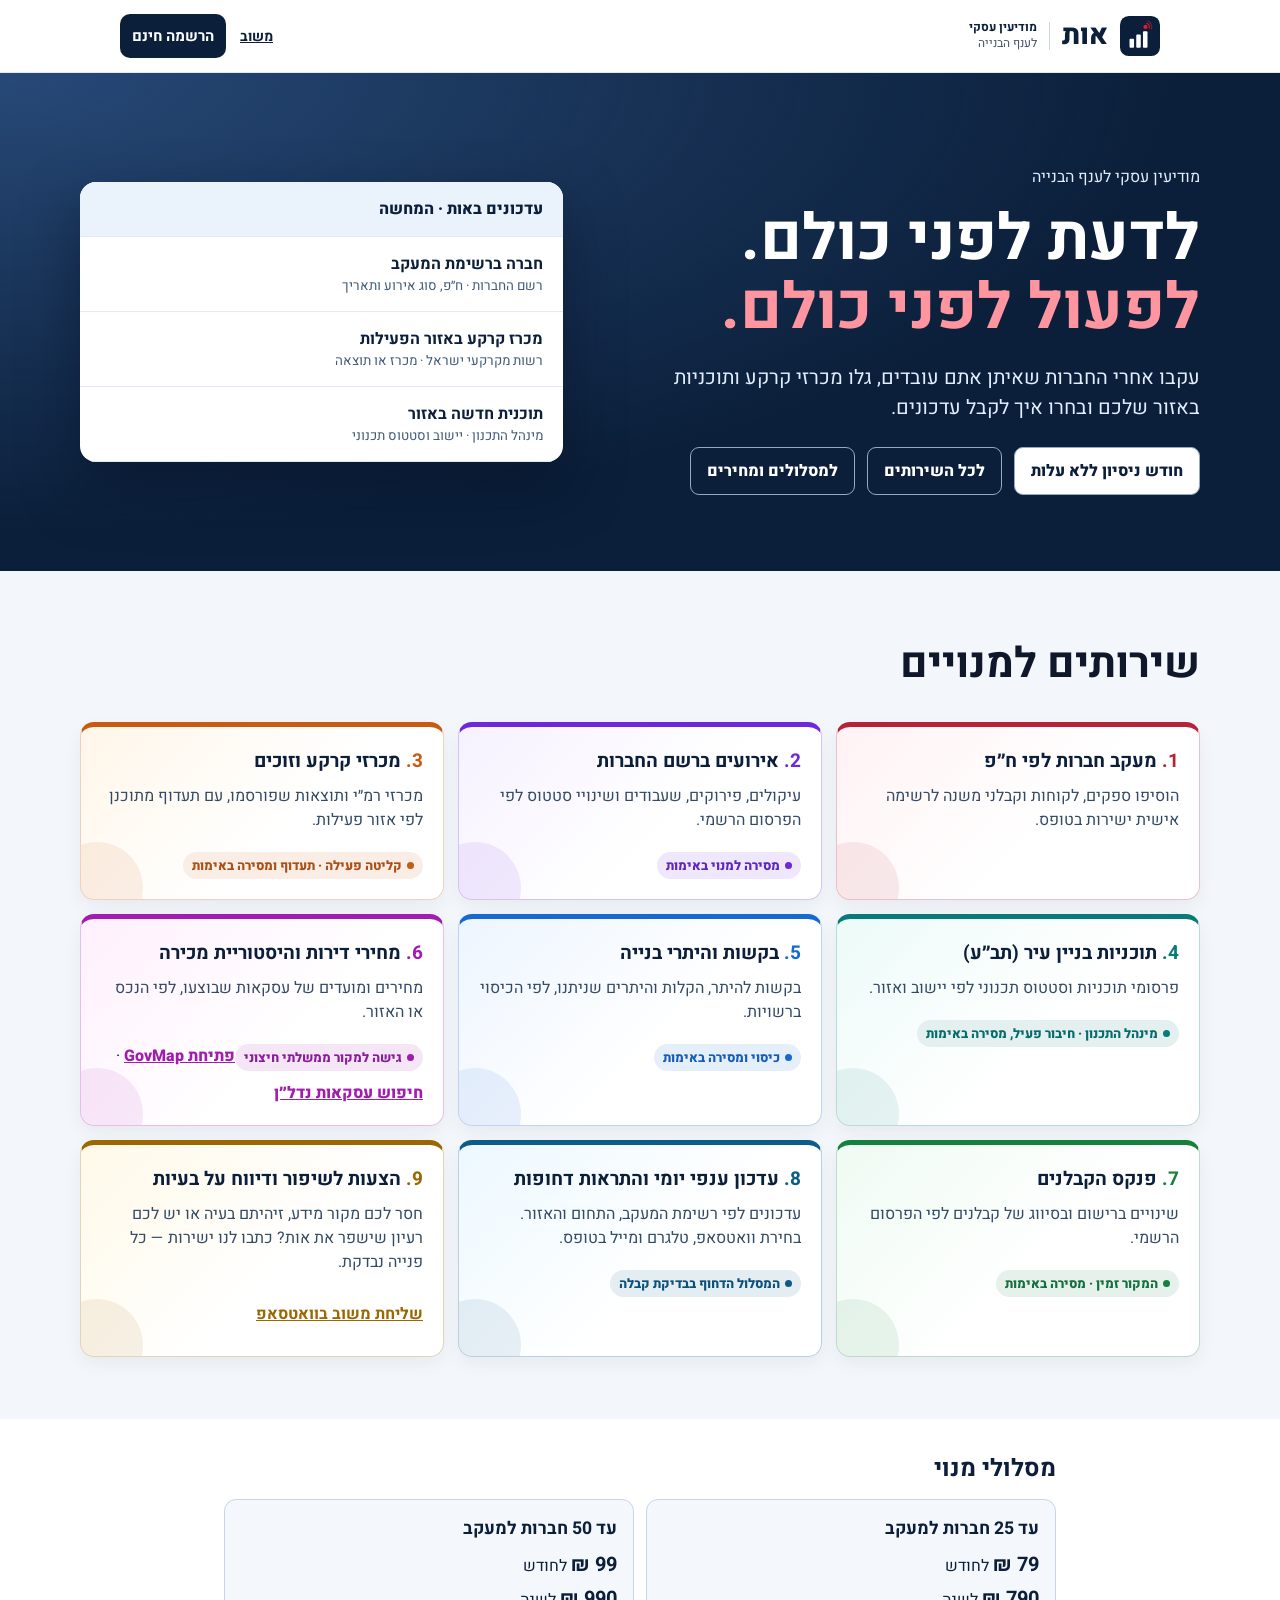
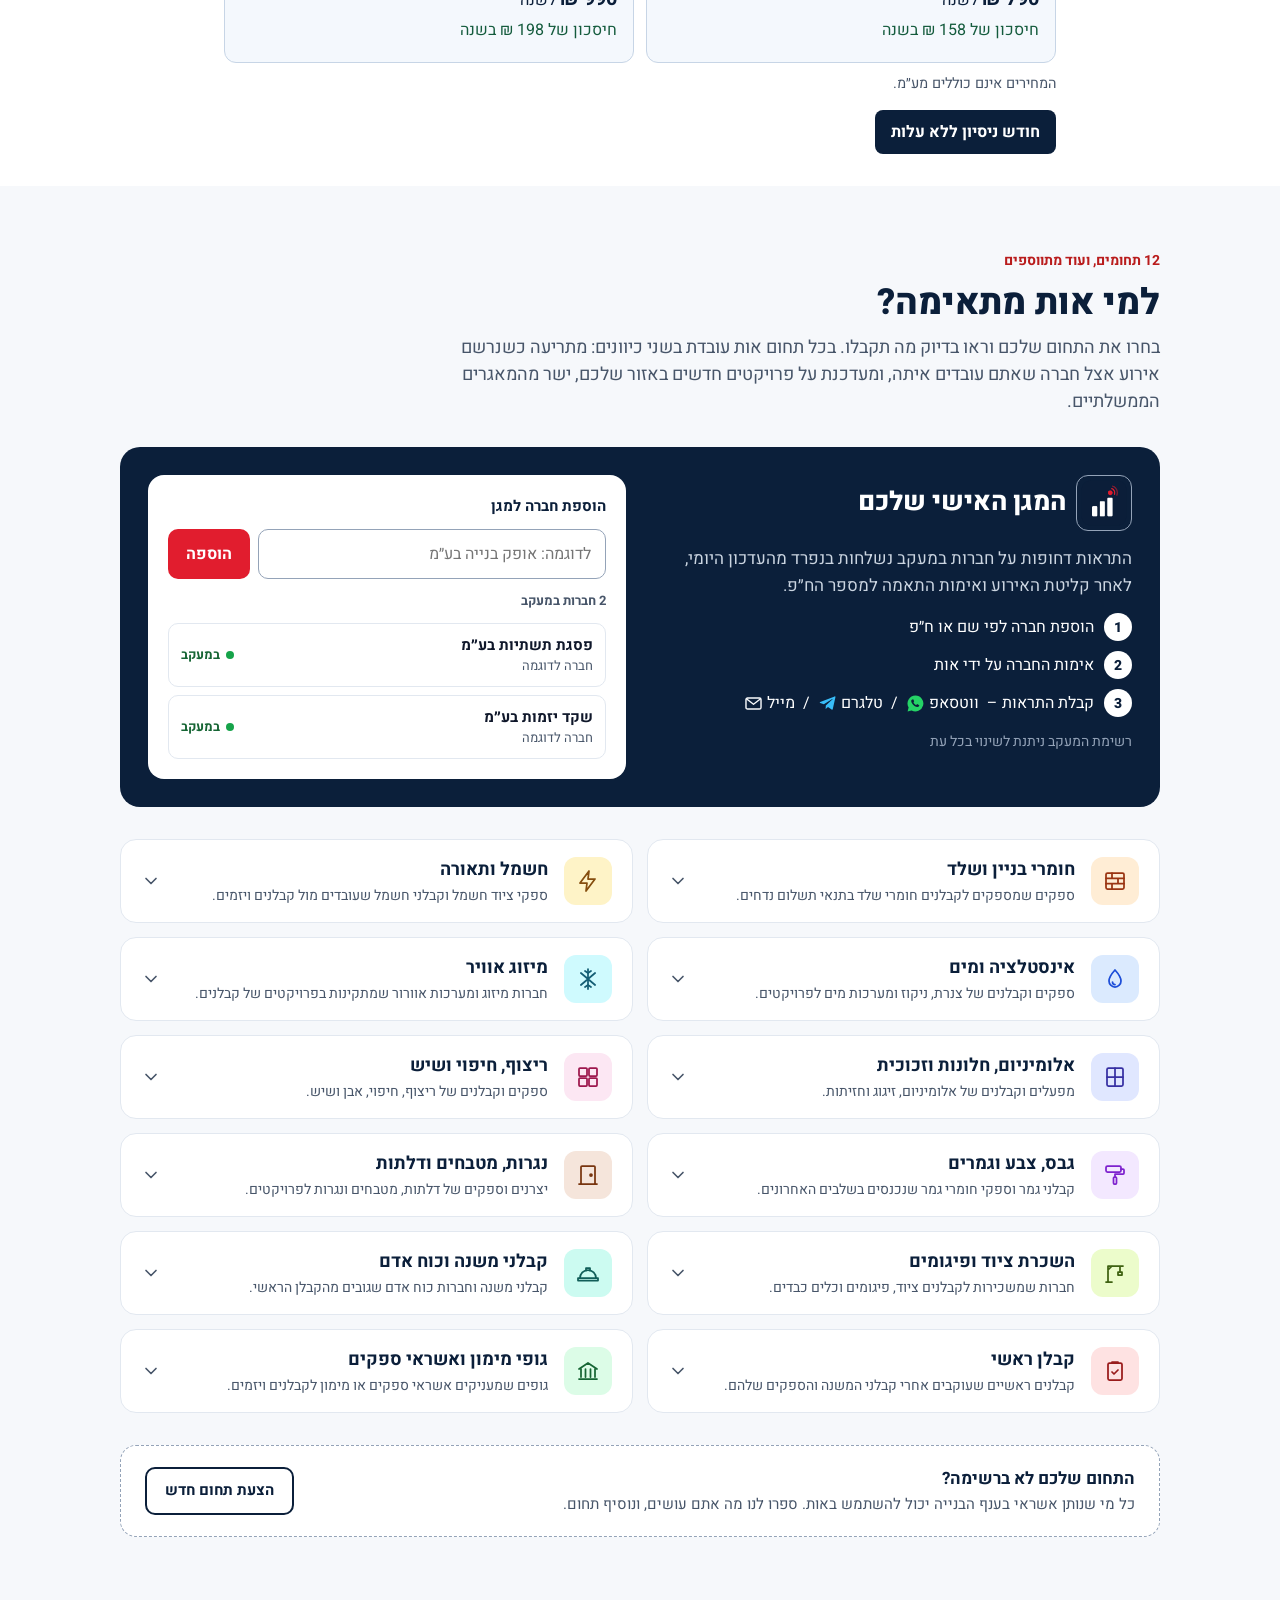
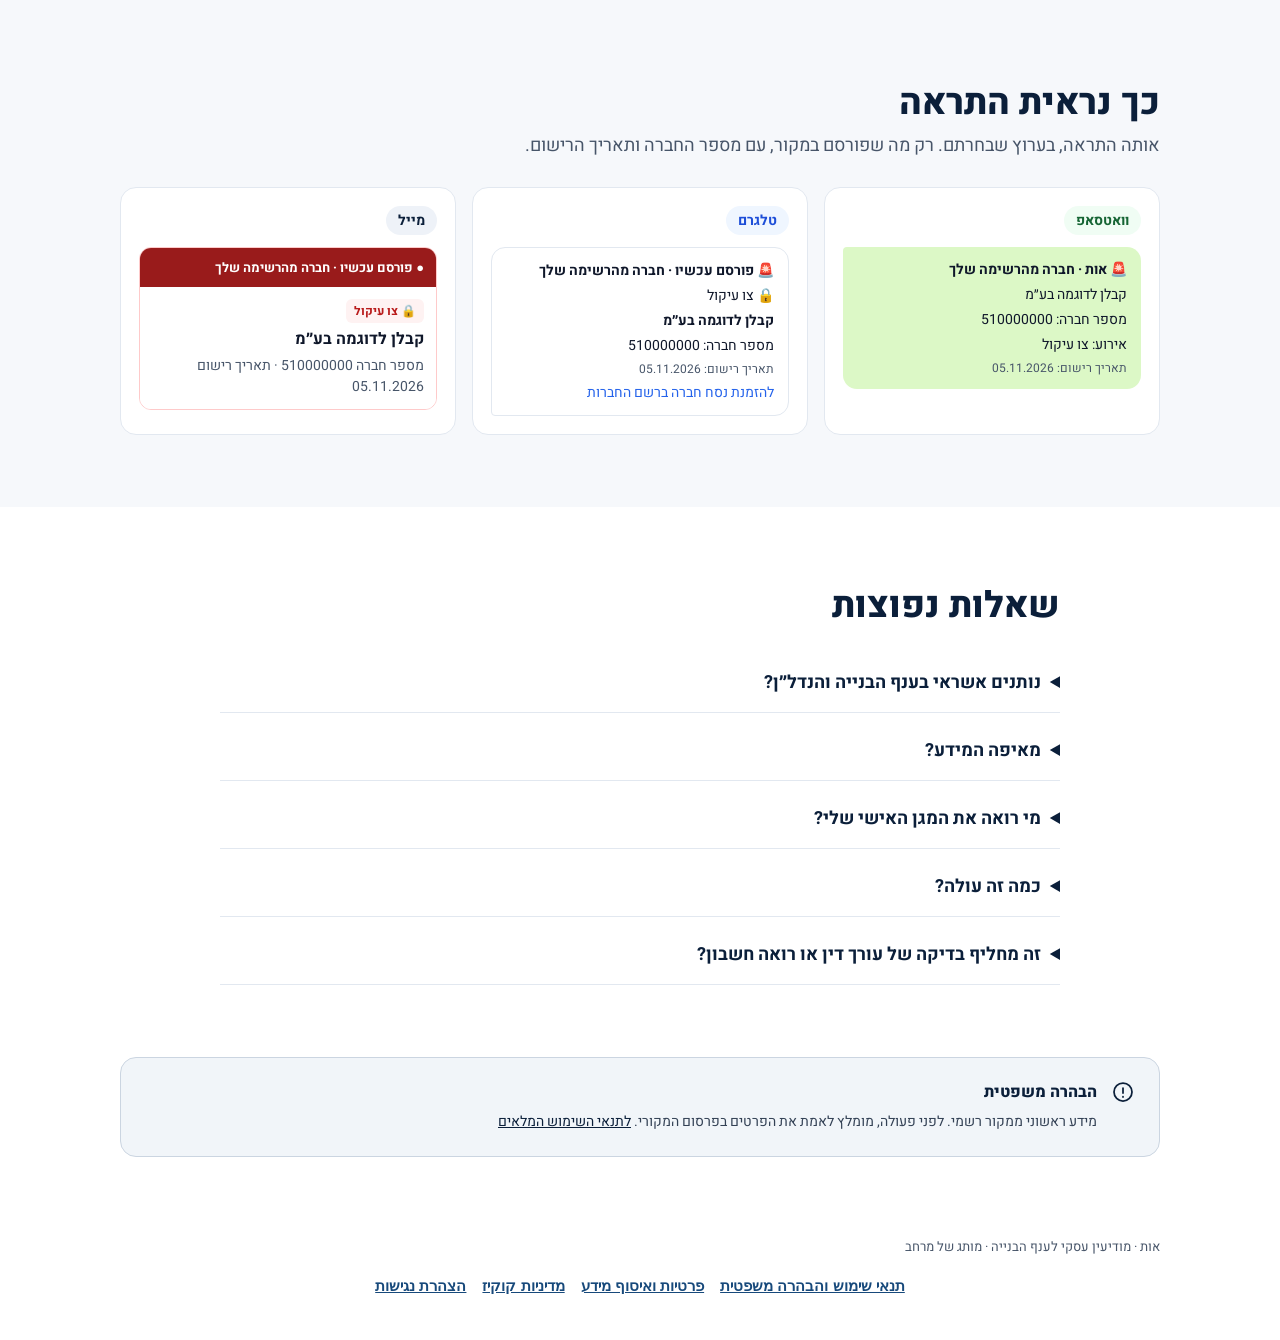
<file: index.html>
<!doctype html>
<html lang="he" dir="rtl">
<head>
<meta charset="utf-8"><link rel="icon" href="/icon.png"><link rel="icon" href="/icon.png">
<meta name="viewport" content="width=device-width,initial-scale=1">
<meta name="facebook-domain-verification" content="h4k5ge4xw68pjfsetgys9955vfv62x" />
<title>אות · מודיעין עסקי לענף הבנייה</title>
<meta name="description" content="המגן האישי שלכם: התרעה מוקדמת על עיקול, פירוק, מינוי כונס נכסים או שיעבוד חדש בחברות שאיתן אתם עובדים, והיתרים ומכרזים חדשים באזור שלכם.">

<link rel="preconnect" href="https://fonts.googleapis.com">
<link href="https://fonts.googleapis.com/css2?family=Heebo:wght@400;500;700;800&amp;display=swap" rel="stylesheet">
<style>
body{margin:0}
a{color:#0B1F3A}a:hover{color:#13305a}
button:focus-visible,a:focus-visible{outline:3px solid #2563EB;outline-offset:2px}
</style>

<style>details summary{list-style-position:inside} .pnl[hidden]{display:none!important}</style>
<style>
.home-shell{max-width:1120px;padding-inline:24px;margin:auto}.home-hero{background:radial-gradient(ellipse at top left,#274977,transparent 65%),#0b1f3a;color:white;padding-block:76px}.hero-layout{display:grid;grid-template-columns:1.2fr 1fr;align-items:center;gap:58px}.home-hero h1{font-size:clamp(36px,5vw,64px);line-height:1.08;margin:8px 0 20px}.home-hero h1 span{color:#ff969f}.home-hero p{color:#e2eeff;max-width:52ch}.hero-lead{font-size:20px}.home-actions{display:flex;flex-wrap:wrap;gap:12px;margin-top:24px}.home-actions a{border:1px solid #94a9c4;border-radius:9px;padding:11px 16px;color:#fff;text-decoration:none;font-weight:800}.home-actions a:first-child{background:#fff;color:#0b1f3a}.demo-panel{border-radius:16px;overflow:hidden;background:white;color:#0b1f3a;box-shadow:0 25px 55px #05102480}.demo-panel header,.demo-panel div{padding:15px 20px;border-bottom:1px solid #e1eaf4}.demo-panel header{background:#eaf2fb;font-weight:800}.demo-panel small{display:block;color:#415979}.home-services{background:#f3f6fa;padding-block:62px}.home-services h2{font-size:clamp(30px,4vw,42px);margin:0}.home-service-list{display:grid;grid-template-columns:repeat(3,minmax(0,1fr));gap:14px;padding:0;margin:26px 0 0;list-style:none;counter-reset:service}.home-service-list li{--accent:#b42337;--tint:#fff2f4;counter-increment:service;position:relative;overflow:hidden;background:linear-gradient(135deg,var(--tint),#fff 58%);border:1px solid color-mix(in srgb,var(--accent) 28%,#fff);border-top:5px solid var(--accent);border-radius:14px;padding:20px;min-width:0;box-shadow:0 7px 18px rgba(15,31,58,.05);transition:transform .2s ease,box-shadow .2s ease}.home-service-list li:hover{transform:translateY(-3px);box-shadow:0 13px 25px rgba(15,31,58,.12)}.home-service-list li::after{content:"";position:absolute;width:92px;height:92px;border-radius:50%;background:var(--accent);opacity:.09;left:-30px;bottom:-35px}.home-service-list li:nth-child(2){--accent:#6d28d9;--tint:#f6f1ff}.home-service-list li:nth-child(3){--accent:#c75b12;--tint:#fff6e9}.home-service-list li:nth-child(4){--accent:#087b76;--tint:#ecfbf8}.home-service-list li:nth-child(5){--accent:#1769d1;--tint:#edf5ff}.home-service-list li:nth-child(6){--accent:#a21caf;--tint:#fff0fd}.home-service-list li:nth-child(7){--accent:#16803f;--tint:#effbf3}.home-service-list li:nth-child(8){--accent:#0b5c86;--tint:#ecf8ff}.home-service-list li:nth-child(9){--accent:#9a6700;--tint:#fff9e8}.home-service-list h3{position:relative;z-index:1;margin:0;font-size:19px;color:#0b1f3a}.home-service-list h3::before{content:counter(service) ". ";color:var(--accent)}.home-service-list p{position:relative;z-index:1;margin:8px 0;color:#334a64}.home-service-list small{position:relative;z-index:1;display:inline-flex;align-items:center;gap:5px;width:fit-content;margin-top:12px;padding:4px 9px;border-radius:999px;background:color-mix(in srgb,var(--accent) 11%,#fff);color:color-mix(in srgb,var(--accent) 84%,#0b1f3a);font-weight:800;font-size:13px}.home-service-list small::before{content:"";width:7px;height:7px;border-radius:50%;background:var(--accent)}.home-service-list a{position:relative;z-index:1;display:inline-block;margin-top:10px;color:var(--accent);font-weight:800}@media(max-width:820px){.home-hero{padding-block:48px}.hero-layout{grid-template-columns:1fr;gap:30px}.home-service-list{grid-template-columns:repeat(2,minmax(0,1fr))}}@media(max-width:520px){.home-shell{padding-inline:16px}.home-service-list{grid-template-columns:1fr}.home-services{padding-block:42px}}
</style>
<style>
/* Mobile-first refinements */
@media (max-width:640px){
  html,body{max-width:100%;overflow-x:hidden}
  header>div{height:64px!important;padding-inline:16px!important}
  header>div>div:first-child{gap:8px!important}
  header>div>div:first-child>span:nth-of-type(1){font-size:24px!important}
  header>div>div:first-child>span:last-child{font-size:11px!important}
  header>div>a{min-height:44px!important;padding-inline:13px!important;font-size:14px!important}
  .home-shell{padding-inline:16px}
  .home-hero{padding-block:34px}
  .home-hero h1{font-size:34px;line-height:1.14;margin-block:6px 14px}
  .hero-lead{font-size:17px;line-height:1.65}
  .home-actions{display:grid;grid-template-columns:1fr;gap:10px;margin-top:20px}
  .home-actions a{display:flex;align-items:center;justify-content:center;min-height:50px;box-sizing:border-box;font-size:16px}
  .demo-panel{border-radius:14px}
  .demo-panel header,.demo-panel div{padding:13px 14px;font-size:15px}
  .home-services{padding-block:38px}
  .home-services h2,section h2{font-size:29px!important;line-height:1.25!important}
  .home-service-list{grid-template-columns:1fr;gap:12px;margin-top:20px}
  .home-service-list li{padding:17px 16px 18px;border-radius:13px}
  .home-service-list h3{font-size:20px;line-height:1.3}
  .home-service-list p{font-size:16px;line-height:1.65;margin-block:9px}
  .home-service-list small{font-size:13px;line-height:1.35}
  .home-service-list a{min-height:44px;display:flex;align-items:center;font-size:15px}
  section[style]{padding-block:42px!important}
  section[style]>div{padding-inline:16px!important}
  div[style*="minmax(380px, 1fr)"],div[style*="minmax(300px, 1fr)"]{grid-template-columns:1fr!important}
  div[style*="flex: 1 1 380px"],div[style*="flex: 1 1 340px"]{flex-basis:100%!important}
  div[style*="padding: 28px"]{padding:18px!important;border-radius:16px!important}
  #cmp{min-width:0!important;width:100%!important;box-sizing:border-box}
  label[for="cmp"]+div{flex-wrap:wrap}
  label[for="cmp"]+div button{width:100%;min-height:50px!important}
  .acc button{min-height:70px!important;padding:14px!important;gap:12px!important}
  .acc button span[style*="width: 48px"]{width:42px!important;height:42px!important;border-radius:10px!important}
  .acc button span[style*="font-size: 18px"]{font-size:17px!important}
  .acc button span[style*="font-size: 14px"]{font-size:14px!important;line-height:1.4}
  footer{padding:22px 16px!important;font-size:13px!important}
}
</style>
<link rel="stylesheet" href="/policies.css">
</head>
<body>
<a class="policy-skip" href="#main-content">דילוג לתוכן המרכזי</a>

<div style="font-family: Heebo, Arial, sans-serif; color: #0F172A; background: #FFFFFF; direction: rtl; line-height: 1.5">
<header style="border-bottom: 1px solid #E2E8F0">
<div style="max-width: 1040px; margin: 0 auto; padding: 0 20px; height: 72px; display: flex; align-items: center; justify-content: space-between; gap: 16px">
<div style="display: flex; align-items: center; gap: 12px"><svg role="img" aria-label="אות" width="40" height="40" viewBox="0 0 512 512"><rect width="512" height="512" rx="112" fill="#0B1F3A"></rect><rect x="122" y="292" width="58" height="114" rx="12" fill="#FFFFFF"></rect><rect x="208" y="236" width="58" height="170" rx="12" fill="#FFFFFF"></rect><rect x="294" y="196" width="58" height="210" rx="12" fill="#FFFFFF"></rect><circle cx="326" cy="140" r="27" fill="#E11D2E"></circle><path d="M343.1 93.0 A50 50 0 0 1 373.0 157.1" fill="none" stroke="#E11D2E" stroke-width="14" stroke-linecap="round"></path><path d="M353.4 64.8 A80 80 0 0 1 401.2 167.4" fill="none" stroke="#E11D2E" stroke-width="14" stroke-linecap="round" opacity="0.55"></path></svg><span style="font-weight: 800; font-size: 28px; color: #0B1F3A">אות</span><span style="width: 1px; height: 28px; background: #CBD5E1"></span><span style="font-size: 12px; line-height: 1.3; color: #475569"><b style="color: #0B1F3A">מודיעין עסקי</b><br>לענף הבנייה</span></div>
<nav aria-label="פעולות ראשיות" style="display:flex;align-items:center;gap:8px;flex-shrink:0"><a href="#subscriber-feedback" style="display:inline-flex;align-items:center;min-height:44px;padding-inline:6px;font-size:14px;font-weight:700;color:#0B1F3A;white-space:nowrap">משוב</a><a href="/join.html" style="display: inline-flex; align-items: center; min-height: 44px; padding: 0 12px; background: #0B1F3A; color: #FFFFFF; font-weight: 700; font-size: 15px; white-space:nowrap; text-decoration: none; border-radius: 10px">הרשמה חינם</a></nav>
</div>
</header>
<main id="main-content" tabindex="-1">
<section class="home-hero"><div class="home-shell hero-layout"><div>
<p>מודיעין עסקי לענף הבנייה</p><h1>לדעת לפני כולם.<br><span>לפעול לפני כולם.</span></h1>
<p class="hero-lead">עקבו אחרי החברות שאיתן אתם עובדים, גלו מכרזי קרקע ותוכניות באזור שלכם ובחרו איך לקבל עדכונים.</p>
<div class="home-actions"><a href="/join.html">חודש ניסיון ללא עלות</a><a href="#services">לכל השירותים</a><a href="#plans">למסלולים ומחירים</a></div>
</div>
<div class="demo-panel"><header>עדכונים באות · המחשה</header>
<div><strong>חברה ברשימת המעקב</strong><small>רשם החברות · ח״פ, סוג אירוע ותאריך</small></div>
<div><strong>מכרז קרקע באזור הפעילות</strong><small>רשות מקרקעי ישראל · מכרז או תוצאה</small></div>
<div><strong>תוכנית חדשה באזור</strong><small>מינהל התכנון · יישוב וסטטוס תכנוני</small></div></div></div></section>
<section class="home-services" id="services"><div class="home-shell"><h2>שירותים למנויים</h2><ol class="home-service-list" role="list">
<li><h3>מעקב חברות לפי ח״פ</h3><p>הוסיפו ספקים, לקוחות וקבלני משנה לרשימה אישית ישירות בטופס.</p></li>
<li><h3>אירועים ברשם החברות</h3><p>עיקולים, פירוקים, שעבודים ושינויי סטטוס לפי הפרסום הרשמי.</p><small>מסירה למנוי באימות</small></li>
<li><h3>מכרזי קרקע וזוכים</h3><p>מכרזי רמ״י ותוצאות שפורסמו, עם תעדוף מתוכנן לפי אזור פעילות.</p><small>קליטה פעילה · תעדוף ומסירה באימות</small></li>
<li><h3>תוכניות בניין עיר (תב״ע)</h3><p>פרסומי תוכניות וסטטוס תכנוני לפי יישוב ואזור.</p><small>מינהל התכנון · חיבור פעיל, מסירה באימות</small></li>
<li><h3>בקשות והיתרי בנייה</h3><p>בקשות להיתר, הקלות והיתרים שניתנו, לפי הכיסוי ברשויות.</p><small>כיסוי ומסירה באימות</small></li>
<li><h3>מחירי דירות והיסטוריית מכירה</h3><p>מחירים ומועדים של עסקאות שבוצעו, לפי הנכס או האזור.</p><small>גישה למקור ממשלתי חיצוני</small><a href="https://www.govmap.gov.il/">פתיחת GovMap</a> · <a href="https://www.nadlan.gov.il/">חיפוש עסקאות נדל״ן</a></li>
<li><h3>פנקס הקבלנים</h3><p>שינויים ברישום ובסיווג של קבלנים לפי הפרסום הרשמי.</p><small>המקור זמין · מסירה באימות</small></li>
<li><h3>עדכון ענפי יומי והתראות דחופות</h3><p>עדכונים לפי רשימת המעקב, התחום והאזור. בחירת וואטסאפ, טלגרם ומייל בטופס.</p><small>המסלול הדחוף בבדיקת קבלה</small></li>
<li id="subscriber-feedback" tabindex="-1" style="scroll-margin-top:80px"><h3>הצעות לשיפור ודיווח על בעיות</h3><p>חסר לכם מקור מידע, זיהיתם בעיה או יש לכם רעיון שישפר את אות? כתבו לנו ישירות — כל פנייה נבדקת.</p><a href="https://wa.me/972535275415?text=%D7%94%D7%99%D7%99%2C%20%D7%99%D7%A9%20%D7%9C%D7%99%20%D7%94%D7%A6%D7%A2%D7%AA%20%D7%A9%D7%99%D7%A4%D7%95%D7%A8%20%D7%90%D7%95%20%D7%93%D7%99%D7%95%D7%95%D7%97%20%D7%A2%D7%9C%20%D7%91%D7%A2%D7%99%D7%94%20%D7%91%D7%90%D7%95%D7%AA%3A%20" target="_blank" rel="noopener" style="display:inline-flex;align-items:center;min-height:44px;font-weight:700">שליחת משוב בוואטסאפ</a></li>
</ol></div></section>
<section id="plans" class="subscription-plans" aria-labelledby="plans-title">
  <h2 id="plans-title">מסלולי מנוי</h2>
  <div class="plan-grid">
  <article class="plan-card">
    <h3>עד 25 חברות למעקב</h3>
    <p><strong>79 ₪</strong> לחודש</p>
    <p><strong>790 ₪</strong> לשנה</p>
    <p class="plan-saving">חיסכון של 158 ₪ בשנה</p>
  </article>
  <article class="plan-card">
    <h3>עד 50 חברות למעקב</h3>
    <p><strong>99 ₪</strong> לחודש</p>
    <p><strong>990 ₪</strong> לשנה</p>
    <p class="plan-saving">חיסכון של 198 ₪ בשנה</p>
  </article>
</div>
<p class="plan-note">המחירים אינם כוללים מע״מ.</p>
  <a class="plan-action" href="/join.html">חודש ניסיון ללא עלות</a>
</section>
<section style="background: #F6F8FB; padding: 64px 0 72px 0">
<div style="max-width: 1040px; margin: 0 auto; padding: 0 20px; display: flex; flex-direction: column; gap: 32px">
<div style="display: flex; flex-direction: column; gap: 10px; max-width: 720px">
<span style="font-size: 14px; font-weight: 700; color: #B91C1C">12 תחומים, ועוד מתווספים</span>
<h2 style="margin: 0; font-size: 36px; font-weight: 800; color: #0B1F3A; line-height: 1.2">למי אות מתאימה?</h2>
<p style="margin: 0; font-size: 18px; color: #475569">בחרו את התחום שלכם וראו בדיוק מה תקבלו. בכל תחום אות עובדת בשני כיוונים: מתריעה כשנרשם אירוע אצל חברה שאתם עובדים איתה, ומעדכנת על פרויקטים חדשים באזור שלכם, ישר מהמאגרים הממשלתיים.</p>
</div>
<div style="display: flex; flex-wrap: wrap; gap: 28px; align-items: stretch; padding: 28px; border-radius: 20px; background: #0B1F3A; color: #FFFFFF">
<div style="display: flex; flex-direction: column; gap: 14px; flex: 1 1 380px; min-width: 0">
<div style="display: flex; align-items: center; gap: 10px"><img src="/logo-icon.png" alt="אות" width="54" height="54" style="flex-shrink: 0; border-radius: 12px; border: 1px solid #94A3B8"><span style="font-size: 26px; font-weight: 800">המגן האישי שלכם</span></div>
<p style="margin: 0; font-size: 17px; line-height: 1.6; color: #CBD5E1">התראות דחופות על חברות במעקב נשלחות בנפרד מהעדכון היומי, לאחר קליטת האירוע ואימות התאמה למספר הח״פ.</p>
<div style="display: flex; flex-direction: column; gap: 10px">
<div style="display: flex; align-items: center; gap: 10px"><span style="display: flex; align-items: center; justify-content: center; width: 28px; height: 28px; flex-shrink: 0; border-radius: 50%; background: #FFFFFF; color: #0B1F3A; font-weight: 800; font-size: 14px">1</span><span style="font-size: 16px">הוספת חברה לפי שם או ח״פ</span></div>
<div style="display: flex; align-items: center; gap: 10px"><span style="display: flex; align-items: center; justify-content: center; width: 28px; height: 28px; flex-shrink: 0; border-radius: 50%; background: #FFFFFF; color: #0B1F3A; font-weight: 800; font-size: 14px">2</span><span style="font-size: 16px">אימות החברה על ידי אות</span></div>
<div style="display: flex; align-items: center; gap: 10px"><span style="display: flex; align-items: center; justify-content: center; width: 28px; height: 28px; flex-shrink: 0; border-radius: 50%; background: #FFFFFF; color: #0B1F3A; font-weight: 800; font-size: 14px">3</span><span style="display:flex;flex-wrap:wrap;align-items:center;gap:4px 8px;font-size:16px"><span>קבלת התראות –</span><span style="display:inline-flex;align-items:center;gap:4px;white-space:nowrap">ווטסאפ<svg aria-hidden="true" width="19" height="19" viewBox="0 0 24 24" style="flex-shrink:0" fill="#25D366"><path d="M12 2a10 10 0 0 0-8.7 15L2 22l5-1.3A10 10 0 1 0 12 2z"/><path fill="#0B1F3A" d="M8.1 6.8c-.9.2-1.5 1-1.5 2 0 2.7 3.5 6.4 6.4 7.4 1.5.5 3 .3 3.5-.9l.3-1.2-2.8-1.4-1 1.2c-1.6-.6-3-2-3.5-3.6l.8-1.1-1.2-2.5z"/></svg></span><span aria-hidden="true">/</span><span style="display:inline-flex;align-items:center;gap:4px;white-space:nowrap">טלגרם<svg aria-hidden="true" width="19" height="19" viewBox="0 0 24 24" style="flex-shrink:0" fill="#38BDF8"><path d="M21 3 2.8 10c-.8.3-.8 1.1 0 1.4l4.6 1.4L18 6.3c.4-.2.7.1.4.4l-8.5 7.7-.3 4.4c.4 0 .6-.2.8-.4l2.2-2.1 4.6 3.4c.8.5 1.3.2 1.5-.7l3.3-15c.2-.8-.2-1.3-1-1z"/></svg></span><span aria-hidden="true">/</span><span style="display:inline-flex;align-items:center;gap:4px;white-space:nowrap">מייל<svg aria-hidden="true" width="19" height="19" viewBox="0 0 24 24" style="flex-shrink:0" fill="none"><g stroke="#F8FAFC" stroke-width="1.8" stroke-linejoin="round"><rect x="2.5" y="5" width="19" height="14" rx="2"/><path d="m3 6 9 7 9-7"/></g></svg></span></span></div>
</div>
<span style="font-size: 14px; color: #94A3B8">רשימת המעקב ניתנת לשינוי בכל עת</span>
</div>
<div style="display: flex; flex-direction: column; gap: 12px; flex: 1 1 340px; min-width: 0; padding: 20px; border-radius: 16px; background: #FFFFFF; color: #0F172A">
<label for="cmp" style="font-size: 15px; font-weight: 700; color: #0B1F3A">הוספת חברה למגן</label>
<form id="shield-demo" style="display: flex; gap: 8px">
<input id="cmp" aria-label="מספר ח״פ או שם חברה להדגמה" type="text" required maxlength="120" placeholder="לדוגמה: אופק בנייה בע״מ" style="flex-grow: 1; min-width: 0; min-height: 48px; padding: 0 14px; border: 1px solid #94A3B8; border-radius: 10px; font-family: inherit; font-size: 16px; direction: rtl" />
<button type="submit" style="min-height: 48px; padding: 0 18px; border: 0; border-radius: 10px; background: #E11D2E; color: #FFFFFF; font-family: inherit; font-size: 16px; font-weight: 700; cursor: pointer">הוספה</button>
</form>
<span id="shield-demo-count" aria-live="polite" style="font-size: 13px; font-weight: 700; color: #475569">2 חברות במעקב</span>
<div id="shield-demo-list" style="display: flex; flex-direction: column; gap: 8px">
<div style="display: flex; align-items: center; justify-content: space-between; gap: 10px; padding: 10px 12px; border: 1px solid #E2E8F0; border-radius: 10px">
<div style="display: flex; flex-direction: column; min-width: 0; overflow-wrap: anywhere"><span style="font-size: 15px; font-weight: 700; color: #0F172A">פסגת תשתיות בע״מ</span><span style="font-size: 13px; color: #475569">חברה לדוגמה</span></div>
<span style="display: inline-flex; align-items: center; gap: 6px; flex-shrink: 0; font-size: 13px; font-weight: 700; color: #166534"><span style="width: 8px; height: 8px; border-radius: 50%; background: #16A34A"></span>במעקב</span>
</div>
<div style="display: flex; align-items: center; justify-content: space-between; gap: 10px; padding: 10px 12px; border: 1px solid #E2E8F0; border-radius: 10px">
<div style="display: flex; flex-direction: column; min-width: 0; overflow-wrap: anywhere"><span style="font-size: 15px; font-weight: 700; color: #0F172A">שקד יזמות בע״מ</span><span style="font-size: 13px; color: #475569">חברה לדוגמה</span></div>
<span style="display: inline-flex; align-items: center; gap: 6px; flex-shrink: 0; font-size: 13px; font-weight: 700; color: #166534"><span style="width: 8px; height: 8px; border-radius: 50%; background: #16A34A"></span>במעקב</span>
</div>
</div>
</div>
</div>
<div style="display: grid; grid-template-columns: repeat(auto-fit, minmax(380px, 1fr)); gap: 14px; align-items: start">

<div class="acc" data-i="1" style="border: 1px solid #E2E8F0; border-radius: 16px; background: #FFFFFF; overflow: hidden">
<button type="button" onclick="tog(1)" aria-expanded="false" aria-controls="p1" style="display: flex; align-items: center; gap: 16px; width: 100%; min-height: 76px; padding: 16px 20px; background: none; border: 0; text-align: right; cursor: pointer; font-family: inherit; color: inherit">
<span style="display: flex; align-items: center; justify-content: center; width: 48px; height: 48px; flex-shrink: 0; border-radius: 12px; background: #FFEDD5; color: #9A3412"><svg aria-hidden="true" width="24" height="24" viewBox="0 0 24 24" fill="none" stroke="currentColor" stroke-width="1.75" stroke-linecap="round" stroke-linejoin="round"><rect x="3" y="4" width="18" height="16" rx="1.5"></rect><path d="M3 9.3h18M3 14.7h18M9 4v5.3M15 9.3v5.4M9 14.7V20"></path></svg></span>
<span style="display: flex; flex-direction: column; gap: 2px; flex-grow: 1">
<span style="font-size: 18px; font-weight: 700; color: #0B1F3A">חומרי בניין ושלד</span>
<span style="font-size: 14px; color: #475569">ספקים שמספקים לקבלנים חומרי שלד בתנאי תשלום נדחים.</span>
</span>
<span style="display: flex; color: #475569; transform: none;" data-chev="1" data-x=" transition: transform .2s"><svg aria-hidden="true" width="20" height="20" viewBox="0 0 24 24" fill="none" stroke="currentColor" stroke-width="2" stroke-linecap="round" stroke-linejoin="round"><path d="m6 9 6 6 6-6"></path></svg></span>
</button>
<div id="p1" class="pnl" hidden>
<div style="display: flex; flex-direction: column; gap: 18px; padding: 4px 20px 22px 20px; border-top: 1px solid #E2E8F0">
<div style="display: flex; flex-direction: column; gap: 10px; padding-top: 16px">
<span style="font-size: 13px; font-weight: 700; color: #475569">מתאים במיוחד ל</span>
<div style="display: flex; flex-wrap: wrap; gap: 8px"><span style="font-size: 14px; color: #0B1F3A; background: #EEF2F8; padding: 6px 12px; border-radius: 999px">בטון מובא</span><span style="font-size: 14px; color: #0B1F3A; background: #EEF2F8; padding: 6px 12px; border-radius: 999px">ברזל לבניין</span><span style="font-size: 14px; color: #0B1F3A; background: #EEF2F8; padding: 6px 12px; border-radius: 999px">בלוקים ומלט</span><span style="font-size: 14px; color: #0B1F3A; background: #EEF2F8; padding: 6px 12px; border-radius: 999px">חומרי איטום</span></div>
</div>
<div style="display: grid; grid-template-columns: repeat(auto-fit, minmax(min(100%, 260px), 1fr)); gap: 12px">
<div style="display: flex; flex-direction: column; gap: 10px; padding: 16px; border-radius: 12px; background: #FEF2F2">
<div style="display: flex; align-items: center; gap: 8px; color: #B91C1C"><svg aria-hidden="true" width="20" height="20" viewBox="0 0 24 24" fill="none" stroke="currentColor" stroke-width="1.75" stroke-linecap="round" stroke-linejoin="round"><path d="M12 3 4 6v6c0 4.5 3.4 8.3 8 9 4.6-.7 8-4.5 8-9V6z"></path></svg><span style="font-size: 16px; font-weight: 800">הגנה</span></div>
<span style="font-size: 14px; color: #334155">התראות דחופות על חברות במעקב נשלחות בנפרד מהעדכון היומי, לאחר קליטת האירוע ואימות התאמה למספר הח״פ.</span>
<div style="display: flex; flex-wrap: wrap; gap: 6px"><span style="font-size: 13px; color: #334155; border: 1px solid #CBD5E1; padding: 4px 10px; border-radius: 8px">עיקול</span><span style="font-size: 13px; color: #334155; border: 1px solid #CBD5E1; padding: 4px 10px; border-radius: 8px">צו פירוק</span><span style="font-size: 13px; color: #334155; border: 1px solid #CBD5E1; padding: 4px 10px; border-radius: 8px">מינוי כונס נכסים</span><span style="font-size: 13px; color: #334155; border: 1px solid #CBD5E1; padding: 4px 10px; border-radius: 8px">שיעבוד חדש</span><span style="font-size: 13px; color: #334155; border: 1px solid #CBD5E1; padding: 4px 10px; border-radius: 8px">שינוי בפנקס הקבלנים</span><span style="font-size: 13px; color: #334155; border: 1px solid #CBD5E1; padding: 4px 10px; border-radius: 8px">מוגבל חמור (בנק ישראל)</span></div>
<div style="display: flex; flex-direction: column; gap: 4px; padding: 12px 14px; border-radius: 4px 14px 14px 14px; background: #DCF8C6; font-size: 14px; color: #0F172A"><b>🚨 התראה לדוגמה · חברה מהרשימה שלכם</b><span>קבלן לדוגמה בע״מ</span><span>מספר חברה: 510000000</span><span>אירוע: צו עיקול</span><span style="color: #475569; font-size: 12px">תאריך רישום: 05.11.2026</span></div>
</div>
<div style="display: flex; flex-direction: column; gap: 10px; padding: 16px; border-radius: 12px; background: #EFF6FF">
<div style="display: flex; align-items: center; gap: 8px; color: #1D4ED8"><svg aria-hidden="true" width="20" height="20" viewBox="0 0 24 24" fill="none" stroke="currentColor" stroke-width="1.75" stroke-linecap="round" stroke-linejoin="round"><path d="M3 17 9 11l4 4 8-8"></path><path d="M15 7h6v6"></path></svg><span style="font-size: 16px; font-weight: 800">הזדמנויות</span></div>
<span style="font-size: 14px; color: #334155">עדכון יומי על פרויקטים חדשים באזור הפעילות שלכם:</span>
<div style="display: flex; flex-wrap: wrap; gap: 6px"><span style="font-size: 13px; color: #1E3A8A; border: 1px solid #BFDBFE; background: #FFFFFF; padding: 4px 10px; border-radius: 8px">בקשה חדשה להיתר</span><span style="font-size: 13px; color: #1E3A8A; border: 1px solid #BFDBFE; background: #FFFFFF; padding: 4px 10px; border-radius: 8px">היתר שניתן</span><span style="font-size: 13px; color: #1E3A8A; border: 1px solid #BFDBFE; background: #FFFFFF; padding: 4px 10px; border-radius: 8px">הקלה</span><span style="font-size: 13px; color: #1E3A8A; border: 1px solid #BFDBFE; background: #FFFFFF; padding: 4px 10px; border-radius: 8px">שימוש חורג</span><span style="font-size: 13px; color: #1E3A8A; border: 1px solid #BFDBFE; background: #FFFFFF; padding: 4px 10px; border-radius: 8px">תמ"א 38</span><span style="font-size: 13px; color: #1E3A8A; border: 1px solid #BFDBFE; background: #FFFFFF; padding: 4px 10px; border-radius: 8px">מכרז קרקע ורמ"י זוכים</span></div>
<div style="display: flex; flex-direction: column; gap: 2px; background: #FFFFFF; border-radius: 10px; padding: 12px 14px">
<span style="font-size: 14px; color: #0F172A">ניתן היתר בנייה · 24 יחידות דיור</span>
<span style="font-size: 15px; font-weight: 700; color: #0F172A">רחוב לדוגמה, תל אביב</span>
<span style="font-size: 13px; color: #475569">מקור: עיריית תל אביב-יפו</span>
</div>
</div>
</div>
<a href="/join.html" style="align-self: flex-start; display: inline-flex; align-items: center; min-height: 44px; padding: 0 20px; background: #0B1F3A; color: #FFFFFF; font-weight: 700; font-size: 16px; text-decoration: none; border-radius: 10px">הרשמה לתחום חומרי בניין, חודש ראשון חינם</a>
</div>
</div>
</div>
<div class="acc" data-i="2" style="border: 1px solid #E2E8F0; border-radius: 16px; background: #FFFFFF; overflow: hidden">
<button type="button" onclick="tog(2)" aria-expanded="false" aria-controls="p2" style="display: flex; align-items: center; gap: 16px; width: 100%; min-height: 76px; padding: 16px 20px; background: none; border: 0; text-align: right; cursor: pointer; font-family: inherit; color: inherit">
<span style="display: flex; align-items: center; justify-content: center; width: 48px; height: 48px; flex-shrink: 0; border-radius: 12px; background: #FEF3C7; color: #854D0E"><svg aria-hidden="true" width="24" height="24" viewBox="0 0 24 24" fill="none" stroke="currentColor" stroke-width="1.75" stroke-linecap="round" stroke-linejoin="round"><path d="M13 2 4 14h7l-1 8 9-12h-7z"></path></svg></span>
<span style="display: flex; flex-direction: column; gap: 2px; flex-grow: 1">
<span style="font-size: 18px; font-weight: 700; color: #0B1F3A">חשמל ותאורה</span>
<span style="font-size: 14px; color: #475569">ספקי ציוד חשמל וקבלני חשמל שעובדים מול קבלנים ויזמים.</span>
</span>
<span style="display: flex; color: #475569; transform: none;" data-chev="2" data-x=" transition: transform .2s"><svg aria-hidden="true" width="20" height="20" viewBox="0 0 24 24" fill="none" stroke="currentColor" stroke-width="2" stroke-linecap="round" stroke-linejoin="round"><path d="m6 9 6 6 6-6"></path></svg></span>
</button>
<div id="p2" class="pnl" hidden>
<div style="display: flex; flex-direction: column; gap: 18px; padding: 4px 20px 22px 20px; border-top: 1px solid #E2E8F0">
<div style="display: flex; flex-direction: column; gap: 10px; padding-top: 16px">
<span style="font-size: 13px; font-weight: 700; color: #475569">מתאים במיוחד ל</span>
<div style="display: flex; flex-wrap: wrap; gap: 8px"><span style="font-size: 14px; color: #0B1F3A; background: #EEF2F8; padding: 6px 12px; border-radius: 999px">ספקי ציוד חשמל</span><span style="font-size: 14px; color: #0B1F3A; background: #EEF2F8; padding: 6px 12px; border-radius: 999px">קבלני חשמל</span><span style="font-size: 14px; color: #0B1F3A; background: #EEF2F8; padding: 6px 12px; border-radius: 999px">תאורה</span><span style="font-size: 14px; color: #0B1F3A; background: #EEF2F8; padding: 6px 12px; border-radius: 999px">מערכות מתח נמוך</span></div>
</div>
<div style="display: grid; grid-template-columns: repeat(auto-fit, minmax(min(100%, 260px), 1fr)); gap: 12px">
<div style="display: flex; flex-direction: column; gap: 10px; padding: 16px; border-radius: 12px; background: #FEF2F2">
<div style="display: flex; align-items: center; gap: 8px; color: #B91C1C"><svg aria-hidden="true" width="20" height="20" viewBox="0 0 24 24" fill="none" stroke="currentColor" stroke-width="1.75" stroke-linecap="round" stroke-linejoin="round"><path d="M12 3 4 6v6c0 4.5 3.4 8.3 8 9 4.6-.7 8-4.5 8-9V6z"></path></svg><span style="font-size: 16px; font-weight: 800">הגנה</span></div>
<span style="font-size: 14px; color: #334155">התראות דחופות על חברות במעקב נשלחות בנפרד מהעדכון היומי, לאחר קליטת האירוע ואימות התאמה למספר הח״פ.</span>
<div style="display: flex; flex-wrap: wrap; gap: 6px"><span style="font-size: 13px; color: #334155; border: 1px solid #CBD5E1; padding: 4px 10px; border-radius: 8px">עיקול</span><span style="font-size: 13px; color: #334155; border: 1px solid #CBD5E1; padding: 4px 10px; border-radius: 8px">צו פירוק</span><span style="font-size: 13px; color: #334155; border: 1px solid #CBD5E1; padding: 4px 10px; border-radius: 8px">מינוי כונס נכסים</span><span style="font-size: 13px; color: #334155; border: 1px solid #CBD5E1; padding: 4px 10px; border-radius: 8px">שיעבוד חדש</span><span style="font-size: 13px; color: #334155; border: 1px solid #CBD5E1; padding: 4px 10px; border-radius: 8px">שינוי בפנקס הקבלנים</span><span style="font-size: 13px; color: #334155; border: 1px solid #CBD5E1; padding: 4px 10px; border-radius: 8px">מוגבל חמור (בנק ישראל)</span></div>
<div style="display: flex; flex-direction: column; gap: 4px; padding: 12px 14px; border-radius: 4px 14px 14px 14px; background: #DCF8C6; font-size: 14px; color: #0F172A"><b>🚨 התראה לדוגמה · חברה מהרשימה שלכם</b><span>קבלן לדוגמה בע״מ</span><span>מספר חברה: 510000000</span><span>אירוע: צו עיקול</span><span style="color: #475569; font-size: 12px">תאריך רישום: 05.11.2026</span></div>
</div>
<div style="display: flex; flex-direction: column; gap: 10px; padding: 16px; border-radius: 12px; background: #EFF6FF">
<div style="display: flex; align-items: center; gap: 8px; color: #1D4ED8"><svg aria-hidden="true" width="20" height="20" viewBox="0 0 24 24" fill="none" stroke="currentColor" stroke-width="1.75" stroke-linecap="round" stroke-linejoin="round"><path d="M3 17 9 11l4 4 8-8"></path><path d="M15 7h6v6"></path></svg><span style="font-size: 16px; font-weight: 800">הזדמנויות</span></div>
<span style="font-size: 14px; color: #334155">עדכון יומי על פרויקטים חדשים באזור הפעילות שלכם:</span>
<div style="display: flex; flex-wrap: wrap; gap: 6px"><span style="font-size: 13px; color: #1E3A8A; border: 1px solid #BFDBFE; background: #FFFFFF; padding: 4px 10px; border-radius: 8px">בקשה חדשה להיתר</span><span style="font-size: 13px; color: #1E3A8A; border: 1px solid #BFDBFE; background: #FFFFFF; padding: 4px 10px; border-radius: 8px">היתר שניתן</span><span style="font-size: 13px; color: #1E3A8A; border: 1px solid #BFDBFE; background: #FFFFFF; padding: 4px 10px; border-radius: 8px">הקלה</span><span style="font-size: 13px; color: #1E3A8A; border: 1px solid #BFDBFE; background: #FFFFFF; padding: 4px 10px; border-radius: 8px">שימוש חורג</span><span style="font-size: 13px; color: #1E3A8A; border: 1px solid #BFDBFE; background: #FFFFFF; padding: 4px 10px; border-radius: 8px">תמ"א 38</span><span style="font-size: 13px; color: #1E3A8A; border: 1px solid #BFDBFE; background: #FFFFFF; padding: 4px 10px; border-radius: 8px">מכרז קרקע ורמ"י זוכים</span></div>
<div style="display: flex; flex-direction: column; gap: 2px; background: #FFFFFF; border-radius: 10px; padding: 12px 14px">
<span style="font-size: 14px; color: #0F172A">ניתן היתר בנייה · 24 יחידות דיור</span>
<span style="font-size: 15px; font-weight: 700; color: #0F172A">רחוב לדוגמה, תל אביב</span>
<span style="font-size: 13px; color: #475569">מקור: עיריית תל אביב-יפו</span>
</div>
</div>
</div>
<a href="/join.html" style="align-self: flex-start; display: inline-flex; align-items: center; min-height: 44px; padding: 0 20px; background: #0B1F3A; color: #FFFFFF; font-weight: 700; font-size: 16px; text-decoration: none; border-radius: 10px">הרשמה לתחום חשמל, חודש ראשון חינם</a>
</div>
</div>
</div>
<div class="acc" data-i="3" style="border: 1px solid #E2E8F0; border-radius: 16px; background: #FFFFFF; overflow: hidden">
<button type="button" onclick="tog(3)" aria-expanded="false" aria-controls="p3" style="display: flex; align-items: center; gap: 16px; width: 100%; min-height: 76px; padding: 16px 20px; background: none; border: 0; text-align: right; cursor: pointer; font-family: inherit; color: inherit">
<span style="display: flex; align-items: center; justify-content: center; width: 48px; height: 48px; flex-shrink: 0; border-radius: 12px; background: #DBEAFE; color: #1D4ED8"><svg aria-hidden="true" width="24" height="24" viewBox="0 0 24 24" fill="none" stroke="currentColor" stroke-width="1.75" stroke-linecap="round" stroke-linejoin="round"><path d="M12 3s-6 6.6-6 11a6 6 0 0 0 12 0c0-4.4-6-11-6-11z"></path><path d="M9.5 15a2.5 2.5 0 0 0 2.5 2.5"></path></svg></span>
<span style="display: flex; flex-direction: column; gap: 2px; flex-grow: 1">
<span style="font-size: 18px; font-weight: 700; color: #0B1F3A">אינסטלציה ומים</span>
<span style="font-size: 14px; color: #475569">ספקים וקבלנים של צנרת, ניקוז ומערכות מים לפרויקטים.</span>
</span>
<span style="display: flex; color: #475569; transform: none;" data-chev="3" data-x=" transition: transform .2s"><svg aria-hidden="true" width="20" height="20" viewBox="0 0 24 24" fill="none" stroke="currentColor" stroke-width="2" stroke-linecap="round" stroke-linejoin="round"><path d="m6 9 6 6 6-6"></path></svg></span>
</button>
<div id="p3" class="pnl" hidden>
<div style="display: flex; flex-direction: column; gap: 18px; padding: 4px 20px 22px 20px; border-top: 1px solid #E2E8F0">
<div style="display: flex; flex-direction: column; gap: 10px; padding-top: 16px">
<span style="font-size: 13px; font-weight: 700; color: #475569">מתאים במיוחד ל</span>
<div style="display: flex; flex-wrap: wrap; gap: 8px"><span style="font-size: 14px; color: #0B1F3A; background: #EEF2F8; padding: 6px 12px; border-radius: 999px">ספקי צנרת</span><span style="font-size: 14px; color: #0B1F3A; background: #EEF2F8; padding: 6px 12px; border-radius: 999px">קבלני אינסטלציה</span><span style="font-size: 14px; color: #0B1F3A; background: #EEF2F8; padding: 6px 12px; border-radius: 999px">כלים סניטריים</span><span style="font-size: 14px; color: #0B1F3A; background: #EEF2F8; padding: 6px 12px; border-radius: 999px">מערכות ספרינקלרים</span></div>
</div>
<div style="display: grid; grid-template-columns: repeat(auto-fit, minmax(min(100%, 260px), 1fr)); gap: 12px">
<div style="display: flex; flex-direction: column; gap: 10px; padding: 16px; border-radius: 12px; background: #FEF2F2">
<div style="display: flex; align-items: center; gap: 8px; color: #B91C1C"><svg aria-hidden="true" width="20" height="20" viewBox="0 0 24 24" fill="none" stroke="currentColor" stroke-width="1.75" stroke-linecap="round" stroke-linejoin="round"><path d="M12 3 4 6v6c0 4.5 3.4 8.3 8 9 4.6-.7 8-4.5 8-9V6z"></path></svg><span style="font-size: 16px; font-weight: 800">הגנה</span></div>
<span style="font-size: 14px; color: #334155">התראות דחופות על חברות במעקב נשלחות בנפרד מהעדכון היומי, לאחר קליטת האירוע ואימות התאמה למספר הח״פ.</span>
<div style="display: flex; flex-wrap: wrap; gap: 6px"><span style="font-size: 13px; color: #334155; border: 1px solid #CBD5E1; padding: 4px 10px; border-radius: 8px">עיקול</span><span style="font-size: 13px; color: #334155; border: 1px solid #CBD5E1; padding: 4px 10px; border-radius: 8px">צו פירוק</span><span style="font-size: 13px; color: #334155; border: 1px solid #CBD5E1; padding: 4px 10px; border-radius: 8px">מינוי כונס נכסים</span><span style="font-size: 13px; color: #334155; border: 1px solid #CBD5E1; padding: 4px 10px; border-radius: 8px">שיעבוד חדש</span><span style="font-size: 13px; color: #334155; border: 1px solid #CBD5E1; padding: 4px 10px; border-radius: 8px">שינוי בפנקס הקבלנים</span><span style="font-size: 13px; color: #334155; border: 1px solid #CBD5E1; padding: 4px 10px; border-radius: 8px">מוגבל חמור (בנק ישראל)</span></div>
<div style="display: flex; flex-direction: column; gap: 4px; padding: 12px 14px; border-radius: 4px 14px 14px 14px; background: #DCF8C6; font-size: 14px; color: #0F172A"><b>🚨 התראה לדוגמה · חברה מהרשימה שלכם</b><span>קבלן לדוגמה בע״מ</span><span>מספר חברה: 510000000</span><span>אירוע: צו עיקול</span><span style="color: #475569; font-size: 12px">תאריך רישום: 05.11.2026</span></div>
</div>
<div style="display: flex; flex-direction: column; gap: 10px; padding: 16px; border-radius: 12px; background: #EFF6FF">
<div style="display: flex; align-items: center; gap: 8px; color: #1D4ED8"><svg aria-hidden="true" width="20" height="20" viewBox="0 0 24 24" fill="none" stroke="currentColor" stroke-width="1.75" stroke-linecap="round" stroke-linejoin="round"><path d="M3 17 9 11l4 4 8-8"></path><path d="M15 7h6v6"></path></svg><span style="font-size: 16px; font-weight: 800">הזדמנויות</span></div>
<span style="font-size: 14px; color: #334155">עדכון יומי על פרויקטים חדשים באזור הפעילות שלכם:</span>
<div style="display: flex; flex-wrap: wrap; gap: 6px"><span style="font-size: 13px; color: #1E3A8A; border: 1px solid #BFDBFE; background: #FFFFFF; padding: 4px 10px; border-radius: 8px">בקשה חדשה להיתר</span><span style="font-size: 13px; color: #1E3A8A; border: 1px solid #BFDBFE; background: #FFFFFF; padding: 4px 10px; border-radius: 8px">היתר שניתן</span><span style="font-size: 13px; color: #1E3A8A; border: 1px solid #BFDBFE; background: #FFFFFF; padding: 4px 10px; border-radius: 8px">הקלה</span><span style="font-size: 13px; color: #1E3A8A; border: 1px solid #BFDBFE; background: #FFFFFF; padding: 4px 10px; border-radius: 8px">שימוש חורג</span><span style="font-size: 13px; color: #1E3A8A; border: 1px solid #BFDBFE; background: #FFFFFF; padding: 4px 10px; border-radius: 8px">תמ"א 38</span><span style="font-size: 13px; color: #1E3A8A; border: 1px solid #BFDBFE; background: #FFFFFF; padding: 4px 10px; border-radius: 8px">מכרז קרקע ורמ"י זוכים</span></div>
<div style="display: flex; flex-direction: column; gap: 2px; background: #FFFFFF; border-radius: 10px; padding: 12px 14px">
<span style="font-size: 14px; color: #0F172A">ניתן היתר בנייה · 24 יחידות דיור</span>
<span style="font-size: 15px; font-weight: 700; color: #0F172A">רחוב לדוגמה, תל אביב</span>
<span style="font-size: 13px; color: #475569">מקור: עיריית תל אביב-יפו</span>
</div>
</div>
</div>
<a href="/join.html" style="align-self: flex-start; display: inline-flex; align-items: center; min-height: 44px; padding: 0 20px; background: #0B1F3A; color: #FFFFFF; font-weight: 700; font-size: 16px; text-decoration: none; border-radius: 10px">הרשמה לתחום אינסטלציה, חודש ראשון חינם</a>
</div>
</div>
</div>
<div class="acc" data-i="4" style="border: 1px solid #E2E8F0; border-radius: 16px; background: #FFFFFF; overflow: hidden">
<button type="button" onclick="tog(4)" aria-expanded="false" aria-controls="p4" style="display: flex; align-items: center; gap: 16px; width: 100%; min-height: 76px; padding: 16px 20px; background: none; border: 0; text-align: right; cursor: pointer; font-family: inherit; color: inherit">
<span style="display: flex; align-items: center; justify-content: center; width: 48px; height: 48px; flex-shrink: 0; border-radius: 12px; background: #CFFAFE; color: #155E75"><svg aria-hidden="true" width="24" height="24" viewBox="0 0 24 24" fill="none" stroke="currentColor" stroke-width="1.75" stroke-linecap="round" stroke-linejoin="round"><path d="M12 2v20M4.9 6l14.2 12M19.1 6 4.9 18"></path><path d="m9 4 3 2 3-2M9 20l3-2 3 2"></path></svg></span>
<span style="display: flex; flex-direction: column; gap: 2px; flex-grow: 1">
<span style="font-size: 18px; font-weight: 700; color: #0B1F3A">מיזוג אוויר</span>
<span style="font-size: 14px; color: #475569">חברות מיזוג ומערכות אוורור שמתקינות בפרויקטים של קבלנים.</span>
</span>
<span style="display: flex; color: #475569; transform: none;" data-chev="4" data-x=" transition: transform .2s"><svg aria-hidden="true" width="20" height="20" viewBox="0 0 24 24" fill="none" stroke="currentColor" stroke-width="2" stroke-linecap="round" stroke-linejoin="round"><path d="m6 9 6 6 6-6"></path></svg></span>
</button>
<div id="p4" class="pnl" hidden>
<div style="display: flex; flex-direction: column; gap: 18px; padding: 4px 20px 22px 20px; border-top: 1px solid #E2E8F0">
<div style="display: flex; flex-direction: column; gap: 10px; padding-top: 16px">
<span style="font-size: 13px; font-weight: 700; color: #475569">מתאים במיוחד ל</span>
<div style="display: flex; flex-wrap: wrap; gap: 8px"><span style="font-size: 14px; color: #0B1F3A; background: #EEF2F8; padding: 6px 12px; border-radius: 999px">מיזוג מרכזי</span><span style="font-size: 14px; color: #0B1F3A; background: #EEF2F8; padding: 6px 12px; border-radius: 999px">מערכות VRF</span><span style="font-size: 14px; color: #0B1F3A; background: #EEF2F8; padding: 6px 12px; border-radius: 999px">אוורור ושחרור עשן</span><span style="font-size: 14px; color: #0B1F3A; background: #EEF2F8; padding: 6px 12px; border-radius: 999px">ספקי ציוד מיזוג</span></div>
</div>
<div style="display: grid; grid-template-columns: repeat(auto-fit, minmax(min(100%, 260px), 1fr)); gap: 12px">
<div style="display: flex; flex-direction: column; gap: 10px; padding: 16px; border-radius: 12px; background: #FEF2F2">
<div style="display: flex; align-items: center; gap: 8px; color: #B91C1C"><svg aria-hidden="true" width="20" height="20" viewBox="0 0 24 24" fill="none" stroke="currentColor" stroke-width="1.75" stroke-linecap="round" stroke-linejoin="round"><path d="M12 3 4 6v6c0 4.5 3.4 8.3 8 9 4.6-.7 8-4.5 8-9V6z"></path></svg><span style="font-size: 16px; font-weight: 800">הגנה</span></div>
<span style="font-size: 14px; color: #334155">התראות דחופות על חברות במעקב נשלחות בנפרד מהעדכון היומי, לאחר קליטת האירוע ואימות התאמה למספר הח״פ.</span>
<div style="display: flex; flex-wrap: wrap; gap: 6px"><span style="font-size: 13px; color: #334155; border: 1px solid #CBD5E1; padding: 4px 10px; border-radius: 8px">עיקול</span><span style="font-size: 13px; color: #334155; border: 1px solid #CBD5E1; padding: 4px 10px; border-radius: 8px">צו פירוק</span><span style="font-size: 13px; color: #334155; border: 1px solid #CBD5E1; padding: 4px 10px; border-radius: 8px">מינוי כונס נכסים</span><span style="font-size: 13px; color: #334155; border: 1px solid #CBD5E1; padding: 4px 10px; border-radius: 8px">שיעבוד חדש</span><span style="font-size: 13px; color: #334155; border: 1px solid #CBD5E1; padding: 4px 10px; border-radius: 8px">שינוי בפנקס הקבלנים</span><span style="font-size: 13px; color: #334155; border: 1px solid #CBD5E1; padding: 4px 10px; border-radius: 8px">מוגבל חמור (בנק ישראל)</span></div>
<div style="display: flex; flex-direction: column; gap: 4px; padding: 12px 14px; border-radius: 4px 14px 14px 14px; background: #DCF8C6; font-size: 14px; color: #0F172A"><b>🚨 התראה לדוגמה · חברה מהרשימה שלכם</b><span>קבלן לדוגמה בע״מ</span><span>מספר חברה: 510000000</span><span>אירוע: צו עיקול</span><span style="color: #475569; font-size: 12px">תאריך רישום: 05.11.2026</span></div>
</div>
<div style="display: flex; flex-direction: column; gap: 10px; padding: 16px; border-radius: 12px; background: #EFF6FF">
<div style="display: flex; align-items: center; gap: 8px; color: #1D4ED8"><svg aria-hidden="true" width="20" height="20" viewBox="0 0 24 24" fill="none" stroke="currentColor" stroke-width="1.75" stroke-linecap="round" stroke-linejoin="round"><path d="M3 17 9 11l4 4 8-8"></path><path d="M15 7h6v6"></path></svg><span style="font-size: 16px; font-weight: 800">הזדמנויות</span></div>
<span style="font-size: 14px; color: #334155">עדכון יומי על פרויקטים חדשים באזור הפעילות שלכם:</span>
<div style="display: flex; flex-wrap: wrap; gap: 6px"><span style="font-size: 13px; color: #1E3A8A; border: 1px solid #BFDBFE; background: #FFFFFF; padding: 4px 10px; border-radius: 8px">בקשה חדשה להיתר</span><span style="font-size: 13px; color: #1E3A8A; border: 1px solid #BFDBFE; background: #FFFFFF; padding: 4px 10px; border-radius: 8px">היתר שניתן</span><span style="font-size: 13px; color: #1E3A8A; border: 1px solid #BFDBFE; background: #FFFFFF; padding: 4px 10px; border-radius: 8px">הקלה</span><span style="font-size: 13px; color: #1E3A8A; border: 1px solid #BFDBFE; background: #FFFFFF; padding: 4px 10px; border-radius: 8px">שימוש חורג</span><span style="font-size: 13px; color: #1E3A8A; border: 1px solid #BFDBFE; background: #FFFFFF; padding: 4px 10px; border-radius: 8px">תמ"א 38</span><span style="font-size: 13px; color: #1E3A8A; border: 1px solid #BFDBFE; background: #FFFFFF; padding: 4px 10px; border-radius: 8px">מכרז קרקע ורמ"י זוכים</span></div>
<div style="display: flex; flex-direction: column; gap: 2px; background: #FFFFFF; border-radius: 10px; padding: 12px 14px">
<span style="font-size: 14px; color: #0F172A">ניתן היתר בנייה · 24 יחידות דיור</span>
<span style="font-size: 15px; font-weight: 700; color: #0F172A">רחוב לדוגמה, תל אביב</span>
<span style="font-size: 13px; color: #475569">מקור: עיריית תל אביב-יפו</span>
</div>
</div>
</div>
<a href="/join.html" style="align-self: flex-start; display: inline-flex; align-items: center; min-height: 44px; padding: 0 20px; background: #0B1F3A; color: #FFFFFF; font-weight: 700; font-size: 16px; text-decoration: none; border-radius: 10px">הרשמה לתחום מיזוג, חודש ראשון חינם</a>
</div>
</div>
</div>
<div class="acc" data-i="5" style="border: 1px solid #E2E8F0; border-radius: 16px; background: #FFFFFF; overflow: hidden">
<button type="button" onclick="tog(5)" aria-expanded="false" aria-controls="p5" style="display: flex; align-items: center; gap: 16px; width: 100%; min-height: 76px; padding: 16px 20px; background: none; border: 0; text-align: right; cursor: pointer; font-family: inherit; color: inherit">
<span style="display: flex; align-items: center; justify-content: center; width: 48px; height: 48px; flex-shrink: 0; border-radius: 12px; background: #E0E7FF; color: #3730A3"><svg aria-hidden="true" width="24" height="24" viewBox="0 0 24 24" fill="none" stroke="currentColor" stroke-width="1.75" stroke-linecap="round" stroke-linejoin="round"><rect x="4" y="3" width="16" height="18" rx="1.5"></rect><path d="M12 3v18M4 12h16"></path></svg></span>
<span style="display: flex; flex-direction: column; gap: 2px; flex-grow: 1">
<span style="font-size: 18px; font-weight: 700; color: #0B1F3A">אלומיניום, חלונות וזכוכית</span>
<span style="font-size: 14px; color: #475569">מפעלים וקבלנים של אלומיניום, זיגוג וחזיתות.</span>
</span>
<span style="display: flex; color: #475569; transform: none;" data-chev="5" data-x=" transition: transform .2s"><svg aria-hidden="true" width="20" height="20" viewBox="0 0 24 24" fill="none" stroke="currentColor" stroke-width="2" stroke-linecap="round" stroke-linejoin="round"><path d="m6 9 6 6 6-6"></path></svg></span>
</button>
<div id="p5" class="pnl" hidden>
<div style="display: flex; flex-direction: column; gap: 18px; padding: 4px 20px 22px 20px; border-top: 1px solid #E2E8F0">
<div style="display: flex; flex-direction: column; gap: 10px; padding-top: 16px">
<span style="font-size: 13px; font-weight: 700; color: #475569">מתאים במיוחד ל</span>
<div style="display: flex; flex-wrap: wrap; gap: 8px"><span style="font-size: 14px; color: #0B1F3A; background: #EEF2F8; padding: 6px 12px; border-radius: 999px">מסגרות אלומיניום</span><span style="font-size: 14px; color: #0B1F3A; background: #EEF2F8; padding: 6px 12px; border-radius: 999px">זכוכית וזיגוג</span><span style="font-size: 14px; color: #0B1F3A; background: #EEF2F8; padding: 6px 12px; border-radius: 999px">חזיתות מסך</span><span style="font-size: 14px; color: #0B1F3A; background: #EEF2F8; padding: 6px 12px; border-radius: 999px">תריסים</span></div>
</div>
<div style="display: grid; grid-template-columns: repeat(auto-fit, minmax(min(100%, 260px), 1fr)); gap: 12px">
<div style="display: flex; flex-direction: column; gap: 10px; padding: 16px; border-radius: 12px; background: #FEF2F2">
<div style="display: flex; align-items: center; gap: 8px; color: #B91C1C"><svg aria-hidden="true" width="20" height="20" viewBox="0 0 24 24" fill="none" stroke="currentColor" stroke-width="1.75" stroke-linecap="round" stroke-linejoin="round"><path d="M12 3 4 6v6c0 4.5 3.4 8.3 8 9 4.6-.7 8-4.5 8-9V6z"></path></svg><span style="font-size: 16px; font-weight: 800">הגנה</span></div>
<span style="font-size: 14px; color: #334155">התראות דחופות על חברות במעקב נשלחות בנפרד מהעדכון היומי, לאחר קליטת האירוע ואימות התאמה למספר הח״פ.</span>
<div style="display: flex; flex-wrap: wrap; gap: 6px"><span style="font-size: 13px; color: #334155; border: 1px solid #CBD5E1; padding: 4px 10px; border-radius: 8px">עיקול</span><span style="font-size: 13px; color: #334155; border: 1px solid #CBD5E1; padding: 4px 10px; border-radius: 8px">צו פירוק</span><span style="font-size: 13px; color: #334155; border: 1px solid #CBD5E1; padding: 4px 10px; border-radius: 8px">מינוי כונס נכסים</span><span style="font-size: 13px; color: #334155; border: 1px solid #CBD5E1; padding: 4px 10px; border-radius: 8px">שיעבוד חדש</span><span style="font-size: 13px; color: #334155; border: 1px solid #CBD5E1; padding: 4px 10px; border-radius: 8px">שינוי בפנקס הקבלנים</span><span style="font-size: 13px; color: #334155; border: 1px solid #CBD5E1; padding: 4px 10px; border-radius: 8px">מוגבל חמור (בנק ישראל)</span></div>
<div style="display: flex; flex-direction: column; gap: 4px; padding: 12px 14px; border-radius: 4px 14px 14px 14px; background: #DCF8C6; font-size: 14px; color: #0F172A"><b>🚨 התראה לדוגמה · חברה מהרשימה שלכם</b><span>קבלן לדוגמה בע״מ</span><span>מספר חברה: 510000000</span><span>אירוע: צו עיקול</span><span style="color: #475569; font-size: 12px">תאריך רישום: 05.11.2026</span></div>
</div>
<div style="display: flex; flex-direction: column; gap: 10px; padding: 16px; border-radius: 12px; background: #EFF6FF">
<div style="display: flex; align-items: center; gap: 8px; color: #1D4ED8"><svg aria-hidden="true" width="20" height="20" viewBox="0 0 24 24" fill="none" stroke="currentColor" stroke-width="1.75" stroke-linecap="round" stroke-linejoin="round"><path d="M3 17 9 11l4 4 8-8"></path><path d="M15 7h6v6"></path></svg><span style="font-size: 16px; font-weight: 800">הזדמנויות</span></div>
<span style="font-size: 14px; color: #334155">עדכון יומי על פרויקטים חדשים באזור הפעילות שלכם:</span>
<div style="display: flex; flex-wrap: wrap; gap: 6px"><span style="font-size: 13px; color: #1E3A8A; border: 1px solid #BFDBFE; background: #FFFFFF; padding: 4px 10px; border-radius: 8px">בקשה חדשה להיתר</span><span style="font-size: 13px; color: #1E3A8A; border: 1px solid #BFDBFE; background: #FFFFFF; padding: 4px 10px; border-radius: 8px">היתר שניתן</span><span style="font-size: 13px; color: #1E3A8A; border: 1px solid #BFDBFE; background: #FFFFFF; padding: 4px 10px; border-radius: 8px">הקלה</span><span style="font-size: 13px; color: #1E3A8A; border: 1px solid #BFDBFE; background: #FFFFFF; padding: 4px 10px; border-radius: 8px">שימוש חורג</span><span style="font-size: 13px; color: #1E3A8A; border: 1px solid #BFDBFE; background: #FFFFFF; padding: 4px 10px; border-radius: 8px">תמ"א 38</span><span style="font-size: 13px; color: #1E3A8A; border: 1px solid #BFDBFE; background: #FFFFFF; padding: 4px 10px; border-radius: 8px">מכרז קרקע ורמ"י זוכים</span></div>
<div style="display: flex; flex-direction: column; gap: 2px; background: #FFFFFF; border-radius: 10px; padding: 12px 14px">
<span style="font-size: 14px; color: #0F172A">ניתן היתר בנייה · 24 יחידות דיור</span>
<span style="font-size: 15px; font-weight: 700; color: #0F172A">רחוב לדוגמה, תל אביב</span>
<span style="font-size: 13px; color: #475569">מקור: עיריית תל אביב-יפו</span>
</div>
</div>
</div>
<a href="/join.html" style="align-self: flex-start; display: inline-flex; align-items: center; min-height: 44px; padding: 0 20px; background: #0B1F3A; color: #FFFFFF; font-weight: 700; font-size: 16px; text-decoration: none; border-radius: 10px">הרשמה לתחום אלומיניום, חודש ראשון חינם</a>
</div>
</div>
</div>
<div class="acc" data-i="6" style="border: 1px solid #E2E8F0; border-radius: 16px; background: #FFFFFF; overflow: hidden">
<button type="button" onclick="tog(6)" aria-expanded="false" aria-controls="p6" style="display: flex; align-items: center; gap: 16px; width: 100%; min-height: 76px; padding: 16px 20px; background: none; border: 0; text-align: right; cursor: pointer; font-family: inherit; color: inherit">
<span style="display: flex; align-items: center; justify-content: center; width: 48px; height: 48px; flex-shrink: 0; border-radius: 12px; background: #FCE7F3; color: #9D174D"><svg aria-hidden="true" width="24" height="24" viewBox="0 0 24 24" fill="none" stroke="currentColor" stroke-width="1.75" stroke-linecap="round" stroke-linejoin="round"><rect x="3" y="3" width="8" height="8" rx="1"></rect><rect x="13" y="3" width="8" height="8" rx="1"></rect><rect x="3" y="13" width="8" height="8" rx="1"></rect><rect x="13" y="13" width="8" height="8" rx="1"></rect></svg></span>
<span style="display: flex; flex-direction: column; gap: 2px; flex-grow: 1">
<span style="font-size: 18px; font-weight: 700; color: #0B1F3A">ריצוף, חיפוי ושיש</span>
<span style="font-size: 14px; color: #475569">ספקים וקבלנים של ריצוף, חיפוי, אבן ושיש.</span>
</span>
<span style="display: flex; color: #475569; transform: none;" data-chev="6" data-x=" transition: transform .2s"><svg aria-hidden="true" width="20" height="20" viewBox="0 0 24 24" fill="none" stroke="currentColor" stroke-width="2" stroke-linecap="round" stroke-linejoin="round"><path d="m6 9 6 6 6-6"></path></svg></span>
</button>
<div id="p6" class="pnl" hidden>
<div style="display: flex; flex-direction: column; gap: 18px; padding: 4px 20px 22px 20px; border-top: 1px solid #E2E8F0">
<div style="display: flex; flex-direction: column; gap: 10px; padding-top: 16px">
<span style="font-size: 13px; font-weight: 700; color: #475569">מתאים במיוחד ל</span>
<div style="display: flex; flex-wrap: wrap; gap: 8px"><span style="font-size: 14px; color: #0B1F3A; background: #EEF2F8; padding: 6px 12px; border-radius: 999px">ספקי ריצוף</span><span style="font-size: 14px; color: #0B1F3A; background: #EEF2F8; padding: 6px 12px; border-radius: 999px">קבלני חיפוי</span><span style="font-size: 14px; color: #0B1F3A; background: #EEF2F8; padding: 6px 12px; border-radius: 999px">שיש ואבן</span><span style="font-size: 14px; color: #0B1F3A; background: #EEF2F8; padding: 6px 12px; border-radius: 999px">רצפים</span></div>
</div>
<div style="display: grid; grid-template-columns: repeat(auto-fit, minmax(min(100%, 260px), 1fr)); gap: 12px">
<div style="display: flex; flex-direction: column; gap: 10px; padding: 16px; border-radius: 12px; background: #FEF2F2">
<div style="display: flex; align-items: center; gap: 8px; color: #B91C1C"><svg aria-hidden="true" width="20" height="20" viewBox="0 0 24 24" fill="none" stroke="currentColor" stroke-width="1.75" stroke-linecap="round" stroke-linejoin="round"><path d="M12 3 4 6v6c0 4.5 3.4 8.3 8 9 4.6-.7 8-4.5 8-9V6z"></path></svg><span style="font-size: 16px; font-weight: 800">הגנה</span></div>
<span style="font-size: 14px; color: #334155">התראות דחופות על חברות במעקב נשלחות בנפרד מהעדכון היומי, לאחר קליטת האירוע ואימות התאמה למספר הח״פ.</span>
<div style="display: flex; flex-wrap: wrap; gap: 6px"><span style="font-size: 13px; color: #334155; border: 1px solid #CBD5E1; padding: 4px 10px; border-radius: 8px">עיקול</span><span style="font-size: 13px; color: #334155; border: 1px solid #CBD5E1; padding: 4px 10px; border-radius: 8px">צו פירוק</span><span style="font-size: 13px; color: #334155; border: 1px solid #CBD5E1; padding: 4px 10px; border-radius: 8px">מינוי כונס נכסים</span><span style="font-size: 13px; color: #334155; border: 1px solid #CBD5E1; padding: 4px 10px; border-radius: 8px">שיעבוד חדש</span><span style="font-size: 13px; color: #334155; border: 1px solid #CBD5E1; padding: 4px 10px; border-radius: 8px">שינוי בפנקס הקבלנים</span><span style="font-size: 13px; color: #334155; border: 1px solid #CBD5E1; padding: 4px 10px; border-radius: 8px">מוגבל חמור (בנק ישראל)</span></div>
<div style="display: flex; flex-direction: column; gap: 4px; padding: 12px 14px; border-radius: 4px 14px 14px 14px; background: #DCF8C6; font-size: 14px; color: #0F172A"><b>🚨 התראה לדוגמה · חברה מהרשימה שלכם</b><span>קבלן לדוגמה בע״מ</span><span>מספר חברה: 510000000</span><span>אירוע: צו עיקול</span><span style="color: #475569; font-size: 12px">תאריך רישום: 05.11.2026</span></div>
</div>
<div style="display: flex; flex-direction: column; gap: 10px; padding: 16px; border-radius: 12px; background: #EFF6FF">
<div style="display: flex; align-items: center; gap: 8px; color: #1D4ED8"><svg aria-hidden="true" width="20" height="20" viewBox="0 0 24 24" fill="none" stroke="currentColor" stroke-width="1.75" stroke-linecap="round" stroke-linejoin="round"><path d="M3 17 9 11l4 4 8-8"></path><path d="M15 7h6v6"></path></svg><span style="font-size: 16px; font-weight: 800">הזדמנויות</span></div>
<span style="font-size: 14px; color: #334155">עדכון יומי על פרויקטים חדשים באזור הפעילות שלכם:</span>
<div style="display: flex; flex-wrap: wrap; gap: 6px"><span style="font-size: 13px; color: #1E3A8A; border: 1px solid #BFDBFE; background: #FFFFFF; padding: 4px 10px; border-radius: 8px">בקשה חדשה להיתר</span><span style="font-size: 13px; color: #1E3A8A; border: 1px solid #BFDBFE; background: #FFFFFF; padding: 4px 10px; border-radius: 8px">היתר שניתן</span><span style="font-size: 13px; color: #1E3A8A; border: 1px solid #BFDBFE; background: #FFFFFF; padding: 4px 10px; border-radius: 8px">הקלה</span><span style="font-size: 13px; color: #1E3A8A; border: 1px solid #BFDBFE; background: #FFFFFF; padding: 4px 10px; border-radius: 8px">שימוש חורג</span><span style="font-size: 13px; color: #1E3A8A; border: 1px solid #BFDBFE; background: #FFFFFF; padding: 4px 10px; border-radius: 8px">תמ"א 38</span><span style="font-size: 13px; color: #1E3A8A; border: 1px solid #BFDBFE; background: #FFFFFF; padding: 4px 10px; border-radius: 8px">מכרז קרקע ורמ"י זוכים</span></div>
<div style="display: flex; flex-direction: column; gap: 2px; background: #FFFFFF; border-radius: 10px; padding: 12px 14px">
<span style="font-size: 14px; color: #0F172A">ניתן היתר בנייה · 24 יחידות דיור</span>
<span style="font-size: 15px; font-weight: 700; color: #0F172A">רחוב לדוגמה, תל אביב</span>
<span style="font-size: 13px; color: #475569">מקור: עיריית תל אביב-יפו</span>
</div>
</div>
</div>
<a href="/join.html" style="align-self: flex-start; display: inline-flex; align-items: center; min-height: 44px; padding: 0 20px; background: #0B1F3A; color: #FFFFFF; font-weight: 700; font-size: 16px; text-decoration: none; border-radius: 10px">הרשמה לתחום ריצוף ושיש, חודש ראשון חינם</a>
</div>
</div>
</div>
<div class="acc" data-i="7" style="border: 1px solid #E2E8F0; border-radius: 16px; background: #FFFFFF; overflow: hidden">
<button type="button" onclick="tog(7)" aria-expanded="false" aria-controls="p7" style="display: flex; align-items: center; gap: 16px; width: 100%; min-height: 76px; padding: 16px 20px; background: none; border: 0; text-align: right; cursor: pointer; font-family: inherit; color: inherit">
<span style="display: flex; align-items: center; justify-content: center; width: 48px; height: 48px; flex-shrink: 0; border-radius: 12px; background: #F3E8FF; color: #7E22CE"><svg aria-hidden="true" width="24" height="24" viewBox="0 0 24 24" fill="none" stroke="currentColor" stroke-width="1.75" stroke-linecap="round" stroke-linejoin="round"><rect x="3" y="3" width="15" height="6" rx="1.5"></rect><path d="M18 6h2a1 1 0 0 1 1 1v3a1 1 0 0 1-1 1h-8v3"></path><rect x="10.5" y="14" width="3" height="7" rx="1"></rect></svg></span>
<span style="display: flex; flex-direction: column; gap: 2px; flex-grow: 1">
<span style="font-size: 18px; font-weight: 700; color: #0B1F3A">גבס, צבע וגמרים</span>
<span style="font-size: 14px; color: #475569">קבלני גמר וספקי חומרי גמר שנכנסים בשלבים האחרונים.</span>
</span>
<span style="display: flex; color: #475569; transform: none;" data-chev="7" data-x=" transition: transform .2s"><svg aria-hidden="true" width="20" height="20" viewBox="0 0 24 24" fill="none" stroke="currentColor" stroke-width="2" stroke-linecap="round" stroke-linejoin="round"><path d="m6 9 6 6 6-6"></path></svg></span>
</button>
<div id="p7" class="pnl" hidden>
<div style="display: flex; flex-direction: column; gap: 18px; padding: 4px 20px 22px 20px; border-top: 1px solid #E2E8F0">
<div style="display: flex; flex-direction: column; gap: 10px; padding-top: 16px">
<span style="font-size: 13px; font-weight: 700; color: #475569">מתאים במיוחד ל</span>
<div style="display: flex; flex-wrap: wrap; gap: 8px"><span style="font-size: 14px; color: #0B1F3A; background: #EEF2F8; padding: 6px 12px; border-radius: 999px">קבלני גבס</span><span style="font-size: 14px; color: #0B1F3A; background: #EEF2F8; padding: 6px 12px; border-radius: 999px">צבע ושפכטל</span><span style="font-size: 14px; color: #0B1F3A; background: #EEF2F8; padding: 6px 12px; border-radius: 999px">תקרות אקוסטיות</span><span style="font-size: 14px; color: #0B1F3A; background: #EEF2F8; padding: 6px 12px; border-radius: 999px">בידוד</span></div>
</div>
<div style="display: grid; grid-template-columns: repeat(auto-fit, minmax(min(100%, 260px), 1fr)); gap: 12px">
<div style="display: flex; flex-direction: column; gap: 10px; padding: 16px; border-radius: 12px; background: #FEF2F2">
<div style="display: flex; align-items: center; gap: 8px; color: #B91C1C"><svg aria-hidden="true" width="20" height="20" viewBox="0 0 24 24" fill="none" stroke="currentColor" stroke-width="1.75" stroke-linecap="round" stroke-linejoin="round"><path d="M12 3 4 6v6c0 4.5 3.4 8.3 8 9 4.6-.7 8-4.5 8-9V6z"></path></svg><span style="font-size: 16px; font-weight: 800">הגנה</span></div>
<span style="font-size: 14px; color: #334155">התראות דחופות על חברות במעקב נשלחות בנפרד מהעדכון היומי, לאחר קליטת האירוע ואימות התאמה למספר הח״פ.</span>
<div style="display: flex; flex-wrap: wrap; gap: 6px"><span style="font-size: 13px; color: #334155; border: 1px solid #CBD5E1; padding: 4px 10px; border-radius: 8px">עיקול</span><span style="font-size: 13px; color: #334155; border: 1px solid #CBD5E1; padding: 4px 10px; border-radius: 8px">צו פירוק</span><span style="font-size: 13px; color: #334155; border: 1px solid #CBD5E1; padding: 4px 10px; border-radius: 8px">מינוי כונס נכסים</span><span style="font-size: 13px; color: #334155; border: 1px solid #CBD5E1; padding: 4px 10px; border-radius: 8px">שיעבוד חדש</span><span style="font-size: 13px; color: #334155; border: 1px solid #CBD5E1; padding: 4px 10px; border-radius: 8px">שינוי בפנקס הקבלנים</span><span style="font-size: 13px; color: #334155; border: 1px solid #CBD5E1; padding: 4px 10px; border-radius: 8px">מוגבל חמור (בנק ישראל)</span></div>
<div style="display: flex; flex-direction: column; gap: 4px; padding: 12px 14px; border-radius: 4px 14px 14px 14px; background: #DCF8C6; font-size: 14px; color: #0F172A"><b>🚨 התראה לדוגמה · חברה מהרשימה שלכם</b><span>קבלן לדוגמה בע״מ</span><span>מספר חברה: 510000000</span><span>אירוע: צו עיקול</span><span style="color: #475569; font-size: 12px">תאריך רישום: 05.11.2026</span></div>
</div>
<div style="display: flex; flex-direction: column; gap: 10px; padding: 16px; border-radius: 12px; background: #EFF6FF">
<div style="display: flex; align-items: center; gap: 8px; color: #1D4ED8"><svg aria-hidden="true" width="20" height="20" viewBox="0 0 24 24" fill="none" stroke="currentColor" stroke-width="1.75" stroke-linecap="round" stroke-linejoin="round"><path d="M3 17 9 11l4 4 8-8"></path><path d="M15 7h6v6"></path></svg><span style="font-size: 16px; font-weight: 800">הזדמנויות</span></div>
<span style="font-size: 14px; color: #334155">עדכון יומי על פרויקטים חדשים באזור הפעילות שלכם:</span>
<div style="display: flex; flex-wrap: wrap; gap: 6px"><span style="font-size: 13px; color: #1E3A8A; border: 1px solid #BFDBFE; background: #FFFFFF; padding: 4px 10px; border-radius: 8px">בקשה חדשה להיתר</span><span style="font-size: 13px; color: #1E3A8A; border: 1px solid #BFDBFE; background: #FFFFFF; padding: 4px 10px; border-radius: 8px">היתר שניתן</span><span style="font-size: 13px; color: #1E3A8A; border: 1px solid #BFDBFE; background: #FFFFFF; padding: 4px 10px; border-radius: 8px">הקלה</span><span style="font-size: 13px; color: #1E3A8A; border: 1px solid #BFDBFE; background: #FFFFFF; padding: 4px 10px; border-radius: 8px">שימוש חורג</span><span style="font-size: 13px; color: #1E3A8A; border: 1px solid #BFDBFE; background: #FFFFFF; padding: 4px 10px; border-radius: 8px">תמ"א 38</span><span style="font-size: 13px; color: #1E3A8A; border: 1px solid #BFDBFE; background: #FFFFFF; padding: 4px 10px; border-radius: 8px">מכרז קרקע ורמ"י זוכים</span></div>
<div style="display: flex; flex-direction: column; gap: 2px; background: #FFFFFF; border-radius: 10px; padding: 12px 14px">
<span style="font-size: 14px; color: #0F172A">ניתן היתר בנייה · 24 יחידות דיור</span>
<span style="font-size: 15px; font-weight: 700; color: #0F172A">רחוב לדוגמה, תל אביב</span>
<span style="font-size: 13px; color: #475569">מקור: עיריית תל אביב-יפו</span>
</div>
</div>
</div>
<a href="/join.html" style="align-self: flex-start; display: inline-flex; align-items: center; min-height: 44px; padding: 0 20px; background: #0B1F3A; color: #FFFFFF; font-weight: 700; font-size: 16px; text-decoration: none; border-radius: 10px">הרשמה לתחום גבס וצבע, חודש ראשון חינם</a>
</div>
</div>
</div>
<div class="acc" data-i="8" style="border: 1px solid #E2E8F0; border-radius: 16px; background: #FFFFFF; overflow: hidden">
<button type="button" onclick="tog(8)" aria-expanded="false" aria-controls="p8" style="display: flex; align-items: center; gap: 16px; width: 100%; min-height: 76px; padding: 16px 20px; background: none; border: 0; text-align: right; cursor: pointer; font-family: inherit; color: inherit">
<span style="display: flex; align-items: center; justify-content: center; width: 48px; height: 48px; flex-shrink: 0; border-radius: 12px; background: #F5E5DB; color: #78350F"><svg aria-hidden="true" width="24" height="24" viewBox="0 0 24 24" fill="none" stroke="currentColor" stroke-width="1.75" stroke-linecap="round" stroke-linejoin="round"><path d="M5 21V4a1 1 0 0 1 1-1h12a1 1 0 0 1 1 1v17M3 21h18"></path><circle cx="15" cy="12" r="1"></circle></svg></span>
<span style="display: flex; flex-direction: column; gap: 2px; flex-grow: 1">
<span style="font-size: 18px; font-weight: 700; color: #0B1F3A">נגרות, מטבחים ודלתות</span>
<span style="font-size: 14px; color: #475569">יצרנים וספקים של דלתות, מטבחים ונגרות לפרויקטים.</span>
</span>
<span style="display: flex; color: #475569; transform: none;" data-chev="8" data-x=" transition: transform .2s"><svg aria-hidden="true" width="20" height="20" viewBox="0 0 24 24" fill="none" stroke="currentColor" stroke-width="2" stroke-linecap="round" stroke-linejoin="round"><path d="m6 9 6 6 6-6"></path></svg></span>
</button>
<div id="p8" class="pnl" hidden>
<div style="display: flex; flex-direction: column; gap: 18px; padding: 4px 20px 22px 20px; border-top: 1px solid #E2E8F0">
<div style="display: flex; flex-direction: column; gap: 10px; padding-top: 16px">
<span style="font-size: 13px; font-weight: 700; color: #475569">מתאים במיוחד ל</span>
<div style="display: flex; flex-wrap: wrap; gap: 8px"><span style="font-size: 14px; color: #0B1F3A; background: #EEF2F8; padding: 6px 12px; border-radius: 999px">דלתות פנים וכניסה</span><span style="font-size: 14px; color: #0B1F3A; background: #EEF2F8; padding: 6px 12px; border-radius: 999px">מטבחים</span><span style="font-size: 14px; color: #0B1F3A; background: #EEF2F8; padding: 6px 12px; border-radius: 999px">נגרות בהתאמה</span><span style="font-size: 14px; color: #0B1F3A; background: #EEF2F8; padding: 6px 12px; border-radius: 999px">ארונות</span></div>
</div>
<div style="display: grid; grid-template-columns: repeat(auto-fit, minmax(min(100%, 260px), 1fr)); gap: 12px">
<div style="display: flex; flex-direction: column; gap: 10px; padding: 16px; border-radius: 12px; background: #FEF2F2">
<div style="display: flex; align-items: center; gap: 8px; color: #B91C1C"><svg aria-hidden="true" width="20" height="20" viewBox="0 0 24 24" fill="none" stroke="currentColor" stroke-width="1.75" stroke-linecap="round" stroke-linejoin="round"><path d="M12 3 4 6v6c0 4.5 3.4 8.3 8 9 4.6-.7 8-4.5 8-9V6z"></path></svg><span style="font-size: 16px; font-weight: 800">הגנה</span></div>
<span style="font-size: 14px; color: #334155">התראות דחופות על חברות במעקב נשלחות בנפרד מהעדכון היומי, לאחר קליטת האירוע ואימות התאמה למספר הח״פ.</span>
<div style="display: flex; flex-wrap: wrap; gap: 6px"><span style="font-size: 13px; color: #334155; border: 1px solid #CBD5E1; padding: 4px 10px; border-radius: 8px">עיקול</span><span style="font-size: 13px; color: #334155; border: 1px solid #CBD5E1; padding: 4px 10px; border-radius: 8px">צו פירוק</span><span style="font-size: 13px; color: #334155; border: 1px solid #CBD5E1; padding: 4px 10px; border-radius: 8px">מינוי כונס נכסים</span><span style="font-size: 13px; color: #334155; border: 1px solid #CBD5E1; padding: 4px 10px; border-radius: 8px">שיעבוד חדש</span><span style="font-size: 13px; color: #334155; border: 1px solid #CBD5E1; padding: 4px 10px; border-radius: 8px">שינוי בפנקס הקבלנים</span><span style="font-size: 13px; color: #334155; border: 1px solid #CBD5E1; padding: 4px 10px; border-radius: 8px">מוגבל חמור (בנק ישראל)</span></div>
<div style="display: flex; flex-direction: column; gap: 4px; padding: 12px 14px; border-radius: 4px 14px 14px 14px; background: #DCF8C6; font-size: 14px; color: #0F172A"><b>🚨 התראה לדוגמה · חברה מהרשימה שלכם</b><span>קבלן לדוגמה בע״מ</span><span>מספר חברה: 510000000</span><span>אירוע: צו עיקול</span><span style="color: #475569; font-size: 12px">תאריך רישום: 05.11.2026</span></div>
</div>
<div style="display: flex; flex-direction: column; gap: 10px; padding: 16px; border-radius: 12px; background: #EFF6FF">
<div style="display: flex; align-items: center; gap: 8px; color: #1D4ED8"><svg aria-hidden="true" width="20" height="20" viewBox="0 0 24 24" fill="none" stroke="currentColor" stroke-width="1.75" stroke-linecap="round" stroke-linejoin="round"><path d="M3 17 9 11l4 4 8-8"></path><path d="M15 7h6v6"></path></svg><span style="font-size: 16px; font-weight: 800">הזדמנויות</span></div>
<span style="font-size: 14px; color: #334155">עדכון יומי על פרויקטים חדשים באזור הפעילות שלכם:</span>
<div style="display: flex; flex-wrap: wrap; gap: 6px"><span style="font-size: 13px; color: #1E3A8A; border: 1px solid #BFDBFE; background: #FFFFFF; padding: 4px 10px; border-radius: 8px">בקשה חדשה להיתר</span><span style="font-size: 13px; color: #1E3A8A; border: 1px solid #BFDBFE; background: #FFFFFF; padding: 4px 10px; border-radius: 8px">היתר שניתן</span><span style="font-size: 13px; color: #1E3A8A; border: 1px solid #BFDBFE; background: #FFFFFF; padding: 4px 10px; border-radius: 8px">הקלה</span><span style="font-size: 13px; color: #1E3A8A; border: 1px solid #BFDBFE; background: #FFFFFF; padding: 4px 10px; border-radius: 8px">שימוש חורג</span><span style="font-size: 13px; color: #1E3A8A; border: 1px solid #BFDBFE; background: #FFFFFF; padding: 4px 10px; border-radius: 8px">תמ"א 38</span><span style="font-size: 13px; color: #1E3A8A; border: 1px solid #BFDBFE; background: #FFFFFF; padding: 4px 10px; border-radius: 8px">מכרז קרקע ורמ"י זוכים</span></div>
<div style="display: flex; flex-direction: column; gap: 2px; background: #FFFFFF; border-radius: 10px; padding: 12px 14px">
<span style="font-size: 14px; color: #0F172A">ניתן היתר בנייה · 24 יחידות דיור</span>
<span style="font-size: 15px; font-weight: 700; color: #0F172A">רחוב לדוגמה, תל אביב</span>
<span style="font-size: 13px; color: #475569">מקור: עיריית תל אביב-יפו</span>
</div>
</div>
</div>
<a href="/join.html" style="align-self: flex-start; display: inline-flex; align-items: center; min-height: 44px; padding: 0 20px; background: #0B1F3A; color: #FFFFFF; font-weight: 700; font-size: 16px; text-decoration: none; border-radius: 10px">הרשמה לתחום נגרות ודלתות, חודש ראשון חינם</a>
</div>
</div>
</div>
<div class="acc" data-i="9" style="border: 1px solid #E2E8F0; border-radius: 16px; background: #FFFFFF; overflow: hidden">
<button type="button" onclick="tog(9)" aria-expanded="false" aria-controls="p9" style="display: flex; align-items: center; gap: 16px; width: 100%; min-height: 76px; padding: 16px 20px; background: none; border: 0; text-align: right; cursor: pointer; font-family: inherit; color: inherit">
<span style="display: flex; align-items: center; justify-content: center; width: 48px; height: 48px; flex-shrink: 0; border-radius: 12px; background: #ECFCCB; color: #3F6212"><svg aria-hidden="true" width="24" height="24" viewBox="0 0 24 24" fill="none" stroke="currentColor" stroke-width="1.75" stroke-linecap="round" stroke-linejoin="round"><path d="M5 21V5h15M5 9l4-4M17 5v6M3 21h6"></path><rect x="15" y="11" width="4" height="3"></rect></svg></span>
<span style="display: flex; flex-direction: column; gap: 2px; flex-grow: 1">
<span style="font-size: 18px; font-weight: 700; color: #0B1F3A">השכרת ציוד ופיגומים</span>
<span style="font-size: 14px; color: #475569">חברות שמשכירות לקבלנים ציוד, פיגומים וכלים כבדים.</span>
</span>
<span style="display: flex; color: #475569; transform: none;" data-chev="9" data-x=" transition: transform .2s"><svg aria-hidden="true" width="20" height="20" viewBox="0 0 24 24" fill="none" stroke="currentColor" stroke-width="2" stroke-linecap="round" stroke-linejoin="round"><path d="m6 9 6 6 6-6"></path></svg></span>
</button>
<div id="p9" class="pnl" hidden>
<div style="display: flex; flex-direction: column; gap: 18px; padding: 4px 20px 22px 20px; border-top: 1px solid #E2E8F0">
<div style="display: flex; flex-direction: column; gap: 10px; padding-top: 16px">
<span style="font-size: 13px; font-weight: 700; color: #475569">מתאים במיוחד ל</span>
<div style="display: flex; flex-wrap: wrap; gap: 8px"><span style="font-size: 14px; color: #0B1F3A; background: #EEF2F8; padding: 6px 12px; border-radius: 999px">פיגומים</span><span style="font-size: 14px; color: #0B1F3A; background: #EEF2F8; padding: 6px 12px; border-radius: 999px">עגורנים</span><span style="font-size: 14px; color: #0B1F3A; background: #EEF2F8; padding: 6px 12px; border-radius: 999px">ציוד מכני כבד</span><span style="font-size: 14px; color: #0B1F3A; background: #EEF2F8; padding: 6px 12px; border-radius: 999px">כלי עבודה</span></div>
</div>
<div style="display: grid; grid-template-columns: repeat(auto-fit, minmax(min(100%, 260px), 1fr)); gap: 12px">
<div style="display: flex; flex-direction: column; gap: 10px; padding: 16px; border-radius: 12px; background: #FEF2F2">
<div style="display: flex; align-items: center; gap: 8px; color: #B91C1C"><svg aria-hidden="true" width="20" height="20" viewBox="0 0 24 24" fill="none" stroke="currentColor" stroke-width="1.75" stroke-linecap="round" stroke-linejoin="round"><path d="M12 3 4 6v6c0 4.5 3.4 8.3 8 9 4.6-.7 8-4.5 8-9V6z"></path></svg><span style="font-size: 16px; font-weight: 800">הגנה</span></div>
<span style="font-size: 14px; color: #334155">התראות דחופות על חברות במעקב נשלחות בנפרד מהעדכון היומי, לאחר קליטת האירוע ואימות התאמה למספר הח״פ.</span>
<div style="display: flex; flex-wrap: wrap; gap: 6px"><span style="font-size: 13px; color: #334155; border: 1px solid #CBD5E1; padding: 4px 10px; border-radius: 8px">עיקול</span><span style="font-size: 13px; color: #334155; border: 1px solid #CBD5E1; padding: 4px 10px; border-radius: 8px">צו פירוק</span><span style="font-size: 13px; color: #334155; border: 1px solid #CBD5E1; padding: 4px 10px; border-radius: 8px">מינוי כונס נכסים</span><span style="font-size: 13px; color: #334155; border: 1px solid #CBD5E1; padding: 4px 10px; border-radius: 8px">שיעבוד חדש</span><span style="font-size: 13px; color: #334155; border: 1px solid #CBD5E1; padding: 4px 10px; border-radius: 8px">שינוי בפנקס הקבלנים</span><span style="font-size: 13px; color: #334155; border: 1px solid #CBD5E1; padding: 4px 10px; border-radius: 8px">מוגבל חמור (בנק ישראל)</span></div>
<div style="display: flex; flex-direction: column; gap: 4px; padding: 12px 14px; border-radius: 4px 14px 14px 14px; background: #DCF8C6; font-size: 14px; color: #0F172A"><b>🚨 התראה לדוגמה · חברה מהרשימה שלכם</b><span>קבלן לדוגמה בע״מ</span><span>מספר חברה: 510000000</span><span>אירוע: צו עיקול</span><span style="color: #475569; font-size: 12px">תאריך רישום: 05.11.2026</span></div>
</div>
<div style="display: flex; flex-direction: column; gap: 10px; padding: 16px; border-radius: 12px; background: #EFF6FF">
<div style="display: flex; align-items: center; gap: 8px; color: #1D4ED8"><svg aria-hidden="true" width="20" height="20" viewBox="0 0 24 24" fill="none" stroke="currentColor" stroke-width="1.75" stroke-linecap="round" stroke-linejoin="round"><path d="M3 17 9 11l4 4 8-8"></path><path d="M15 7h6v6"></path></svg><span style="font-size: 16px; font-weight: 800">הזדמנויות</span></div>
<span style="font-size: 14px; color: #334155">עדכון יומי על פרויקטים חדשים באזור הפעילות שלכם:</span>
<div style="display: flex; flex-wrap: wrap; gap: 6px"><span style="font-size: 13px; color: #1E3A8A; border: 1px solid #BFDBFE; background: #FFFFFF; padding: 4px 10px; border-radius: 8px">בקשה חדשה להיתר</span><span style="font-size: 13px; color: #1E3A8A; border: 1px solid #BFDBFE; background: #FFFFFF; padding: 4px 10px; border-radius: 8px">היתר שניתן</span><span style="font-size: 13px; color: #1E3A8A; border: 1px solid #BFDBFE; background: #FFFFFF; padding: 4px 10px; border-radius: 8px">הקלה</span><span style="font-size: 13px; color: #1E3A8A; border: 1px solid #BFDBFE; background: #FFFFFF; padding: 4px 10px; border-radius: 8px">שימוש חורג</span><span style="font-size: 13px; color: #1E3A8A; border: 1px solid #BFDBFE; background: #FFFFFF; padding: 4px 10px; border-radius: 8px">תמ"א 38</span><span style="font-size: 13px; color: #1E3A8A; border: 1px solid #BFDBFE; background: #FFFFFF; padding: 4px 10px; border-radius: 8px">מכרז קרקע ורמ"י זוכים</span></div>
<div style="display: flex; flex-direction: column; gap: 2px; background: #FFFFFF; border-radius: 10px; padding: 12px 14px">
<span style="font-size: 14px; color: #0F172A">ניתן היתר בנייה · 24 יחידות דיור</span>
<span style="font-size: 15px; font-weight: 700; color: #0F172A">רחוב לדוגמה, תל אביב</span>
<span style="font-size: 13px; color: #475569">מקור: עיריית תל אביב-יפו</span>
</div>
</div>
</div>
<a href="/join.html" style="align-self: flex-start; display: inline-flex; align-items: center; min-height: 44px; padding: 0 20px; background: #0B1F3A; color: #FFFFFF; font-weight: 700; font-size: 16px; text-decoration: none; border-radius: 10px">הרשמה לתחום ציוד ופיגומים, חודש ראשון חינם</a>
</div>
</div>
</div>
<div class="acc" data-i="10" style="border: 1px solid #E2E8F0; border-radius: 16px; background: #FFFFFF; overflow: hidden">
<button type="button" onclick="tog(10)" aria-expanded="false" aria-controls="p10" style="display: flex; align-items: center; gap: 16px; width: 100%; min-height: 76px; padding: 16px 20px; background: none; border: 0; text-align: right; cursor: pointer; font-family: inherit; color: inherit">
<span style="display: flex; align-items: center; justify-content: center; width: 48px; height: 48px; flex-shrink: 0; border-radius: 12px; background: #CCFBF1; color: #115E59"><svg aria-hidden="true" width="24" height="24" viewBox="0 0 24 24" fill="none" stroke="currentColor" stroke-width="1.75" stroke-linecap="round" stroke-linejoin="round"><path d="M4 17a8 8 0 0 1 16 0"></path><path d="M2 17h20v2.5H2zM10 9.5V7h4v2.5"></path></svg></span>
<span style="display: flex; flex-direction: column; gap: 2px; flex-grow: 1">
<span style="font-size: 18px; font-weight: 700; color: #0B1F3A">קבלני משנה וכוח אדם</span>
<span style="font-size: 14px; color: #475569">קבלני משנה וחברות כוח אדם שגובים מהקבלן הראשי.</span>
</span>
<span style="display: flex; color: #475569; transform: none;" data-chev="10" data-x=" transition: transform .2s"><svg aria-hidden="true" width="20" height="20" viewBox="0 0 24 24" fill="none" stroke="currentColor" stroke-width="2" stroke-linecap="round" stroke-linejoin="round"><path d="m6 9 6 6 6-6"></path></svg></span>
</button>
<div id="p10" class="pnl" hidden>
<div style="display: flex; flex-direction: column; gap: 18px; padding: 4px 20px 22px 20px; border-top: 1px solid #E2E8F0">
<div style="display: flex; flex-direction: column; gap: 10px; padding-top: 16px">
<span style="font-size: 13px; font-weight: 700; color: #475569">מתאים במיוחד ל</span>
<div style="display: flex; flex-wrap: wrap; gap: 8px"><span style="font-size: 14px; color: #0B1F3A; background: #EEF2F8; padding: 6px 12px; border-radius: 999px">קבלני משנה</span><span style="font-size: 14px; color: #0B1F3A; background: #EEF2F8; padding: 6px 12px; border-radius: 999px">חברות כוח אדם</span><span style="font-size: 14px; color: #0B1F3A; background: #EEF2F8; padding: 6px 12px; border-radius: 999px">עבודות עפר</span><span style="font-size: 14px; color: #0B1F3A; background: #EEF2F8; padding: 6px 12px; border-radius: 999px">שלד וטפסנות</span></div>
</div>
<div style="display: grid; grid-template-columns: repeat(auto-fit, minmax(min(100%, 260px), 1fr)); gap: 12px">
<div style="display: flex; flex-direction: column; gap: 10px; padding: 16px; border-radius: 12px; background: #FEF2F2">
<div style="display: flex; align-items: center; gap: 8px; color: #B91C1C"><svg aria-hidden="true" width="20" height="20" viewBox="0 0 24 24" fill="none" stroke="currentColor" stroke-width="1.75" stroke-linecap="round" stroke-linejoin="round"><path d="M12 3 4 6v6c0 4.5 3.4 8.3 8 9 4.6-.7 8-4.5 8-9V6z"></path></svg><span style="font-size: 16px; font-weight: 800">הגנה</span></div>
<span style="font-size: 14px; color: #334155">התראות דחופות על חברות במעקב נשלחות בנפרד מהעדכון היומי, לאחר קליטת האירוע ואימות התאמה למספר הח״פ.</span>
<div style="display: flex; flex-wrap: wrap; gap: 6px"><span style="font-size: 13px; color: #334155; border: 1px solid #CBD5E1; padding: 4px 10px; border-radius: 8px">עיקול</span><span style="font-size: 13px; color: #334155; border: 1px solid #CBD5E1; padding: 4px 10px; border-radius: 8px">צו פירוק</span><span style="font-size: 13px; color: #334155; border: 1px solid #CBD5E1; padding: 4px 10px; border-radius: 8px">מינוי כונס נכסים</span><span style="font-size: 13px; color: #334155; border: 1px solid #CBD5E1; padding: 4px 10px; border-radius: 8px">שיעבוד חדש</span><span style="font-size: 13px; color: #334155; border: 1px solid #CBD5E1; padding: 4px 10px; border-radius: 8px">שינוי בפנקס הקבלנים</span><span style="font-size: 13px; color: #334155; border: 1px solid #CBD5E1; padding: 4px 10px; border-radius: 8px">מוגבל חמור (בנק ישראל)</span></div>
<div style="display: flex; flex-direction: column; gap: 4px; padding: 12px 14px; border-radius: 4px 14px 14px 14px; background: #DCF8C6; font-size: 14px; color: #0F172A"><b>🚨 התראה לדוגמה · חברה מהרשימה שלכם</b><span>קבלן לדוגמה בע״מ</span><span>מספר חברה: 510000000</span><span>אירוע: צו עיקול</span><span style="color: #475569; font-size: 12px">תאריך רישום: 05.11.2026</span></div>
</div>
<div style="display: flex; flex-direction: column; gap: 10px; padding: 16px; border-radius: 12px; background: #EFF6FF">
<div style="display: flex; align-items: center; gap: 8px; color: #1D4ED8"><svg aria-hidden="true" width="20" height="20" viewBox="0 0 24 24" fill="none" stroke="currentColor" stroke-width="1.75" stroke-linecap="round" stroke-linejoin="round"><path d="M3 17 9 11l4 4 8-8"></path><path d="M15 7h6v6"></path></svg><span style="font-size: 16px; font-weight: 800">הזדמנויות</span></div>
<span style="font-size: 14px; color: #334155">עדכון יומי על פרויקטים חדשים באזור הפעילות שלכם:</span>
<div style="display: flex; flex-wrap: wrap; gap: 6px"><span style="font-size: 13px; color: #1E3A8A; border: 1px solid #BFDBFE; background: #FFFFFF; padding: 4px 10px; border-radius: 8px">בקשה חדשה להיתר</span><span style="font-size: 13px; color: #1E3A8A; border: 1px solid #BFDBFE; background: #FFFFFF; padding: 4px 10px; border-radius: 8px">היתר שניתן</span><span style="font-size: 13px; color: #1E3A8A; border: 1px solid #BFDBFE; background: #FFFFFF; padding: 4px 10px; border-radius: 8px">הקלה</span><span style="font-size: 13px; color: #1E3A8A; border: 1px solid #BFDBFE; background: #FFFFFF; padding: 4px 10px; border-radius: 8px">שימוש חורג</span><span style="font-size: 13px; color: #1E3A8A; border: 1px solid #BFDBFE; background: #FFFFFF; padding: 4px 10px; border-radius: 8px">תמ"א 38</span><span style="font-size: 13px; color: #1E3A8A; border: 1px solid #BFDBFE; background: #FFFFFF; padding: 4px 10px; border-radius: 8px">מכרז קרקע ורמ"י זוכים</span></div>
<div style="display: flex; flex-direction: column; gap: 2px; background: #FFFFFF; border-radius: 10px; padding: 12px 14px">
<span style="font-size: 14px; color: #0F172A">ניתן היתר בנייה · 24 יחידות דיור</span>
<span style="font-size: 15px; font-weight: 700; color: #0F172A">רחוב לדוגמה, תל אביב</span>
<span style="font-size: 13px; color: #475569">מקור: עיריית תל אביב-יפו</span>
</div>
</div>
</div>
<a href="/join.html" style="align-self: flex-start; display: inline-flex; align-items: center; min-height: 44px; padding: 0 20px; background: #0B1F3A; color: #FFFFFF; font-weight: 700; font-size: 16px; text-decoration: none; border-radius: 10px">הרשמה לתחום קבלני משנה, חודש ראשון חינם</a>
</div>
</div>
</div>
<div class="acc" data-i="11" style="border: 1px solid #E2E8F0; border-radius: 16px; background: #FFFFFF; overflow: hidden">
<button type="button" onclick="tog(11)" aria-expanded="false" aria-controls="p11" style="display: flex; align-items: center; gap: 16px; width: 100%; min-height: 76px; padding: 16px 20px; background: none; border: 0; text-align: right; cursor: pointer; font-family: inherit; color: inherit">
<span style="display: flex; align-items: center; justify-content: center; width: 48px; height: 48px; flex-shrink: 0; border-radius: 12px; background: #FEE2E2; color: #991B1B"><svg aria-hidden="true" width="24" height="24" viewBox="0 0 24 24" fill="none" stroke="currentColor" stroke-width="1.75" stroke-linecap="round" stroke-linejoin="round"><rect x="5" y="4" width="14" height="17" rx="1.5"></rect><path d="M9 4V3h6v1M9 13l2 2 4-4"></path></svg></span>
<span style="display: flex; flex-direction: column; gap: 2px; flex-grow: 1">
<span style="font-size: 18px; font-weight: 700; color: #0B1F3A">קבלן ראשי</span>
<span style="font-size: 14px; color: #475569">קבלנים ראשיים שעוקבים אחרי קבלני המשנה והספקים שלהם.</span>
</span>
<span style="display: flex; color: #475569; transform: none;" data-chev="11" data-x=" transition: transform .2s"><svg aria-hidden="true" width="20" height="20" viewBox="0 0 24 24" fill="none" stroke="currentColor" stroke-width="2" stroke-linecap="round" stroke-linejoin="round"><path d="m6 9 6 6 6-6"></path></svg></span>
</button>
<div id="p11" class="pnl" hidden>
<div style="display: flex; flex-direction: column; gap: 18px; padding: 4px 20px 22px 20px; border-top: 1px solid #E2E8F0">
<div style="display: flex; flex-direction: column; gap: 10px; padding-top: 16px">
<span style="font-size: 13px; font-weight: 700; color: #475569">מתאים במיוחד ל</span>
<div style="display: flex; flex-wrap: wrap; gap: 8px"><span style="font-size: 14px; color: #0B1F3A; background: #EEF2F8; padding: 6px 12px; border-radius: 999px">מעקב אחר קבלני משנה</span><span style="font-size: 14px; color: #0B1F3A; background: #EEF2F8; padding: 6px 12px; border-radius: 999px">מעקב אחר ספקים</span><span style="font-size: 14px; color: #0B1F3A; background: #EEF2F8; padding: 6px 12px; border-radius: 999px">שותפים בפרויקט</span><span style="font-size: 14px; color: #0B1F3A; background: #EEF2F8; padding: 6px 12px; border-radius: 999px">יזמים</span></div>
</div>
<div style="display: grid; grid-template-columns: repeat(auto-fit, minmax(min(100%, 260px), 1fr)); gap: 12px">
<div style="display: flex; flex-direction: column; gap: 10px; padding: 16px; border-radius: 12px; background: #FEF2F2">
<div style="display: flex; align-items: center; gap: 8px; color: #B91C1C"><svg aria-hidden="true" width="20" height="20" viewBox="0 0 24 24" fill="none" stroke="currentColor" stroke-width="1.75" stroke-linecap="round" stroke-linejoin="round"><path d="M12 3 4 6v6c0 4.5 3.4 8.3 8 9 4.6-.7 8-4.5 8-9V6z"></path></svg><span style="font-size: 16px; font-weight: 800">הגנה</span></div>
<span style="font-size: 14px; color: #334155">התראות דחופות על חברות במעקב נשלחות בנפרד מהעדכון היומי, לאחר קליטת האירוע ואימות התאמה למספר הח״פ.</span>
<div style="display: flex; flex-wrap: wrap; gap: 6px"><span style="font-size: 13px; color: #334155; border: 1px solid #CBD5E1; padding: 4px 10px; border-radius: 8px">עיקול</span><span style="font-size: 13px; color: #334155; border: 1px solid #CBD5E1; padding: 4px 10px; border-radius: 8px">צו פירוק</span><span style="font-size: 13px; color: #334155; border: 1px solid #CBD5E1; padding: 4px 10px; border-radius: 8px">מינוי כונס נכסים</span><span style="font-size: 13px; color: #334155; border: 1px solid #CBD5E1; padding: 4px 10px; border-radius: 8px">שיעבוד חדש</span><span style="font-size: 13px; color: #334155; border: 1px solid #CBD5E1; padding: 4px 10px; border-radius: 8px">שינוי בפנקס הקבלנים</span><span style="font-size: 13px; color: #334155; border: 1px solid #CBD5E1; padding: 4px 10px; border-radius: 8px">מוגבל חמור (בנק ישראל)</span></div>
<div style="display: flex; flex-direction: column; gap: 4px; padding: 12px 14px; border-radius: 4px 14px 14px 14px; background: #DCF8C6; font-size: 14px; color: #0F172A"><b>🚨 התראה לדוגמה · חברה מהרשימה שלכם</b><span>קבלן לדוגמה בע״מ</span><span>מספר חברה: 510000000</span><span>אירוע: צו עיקול</span><span style="color: #475569; font-size: 12px">תאריך רישום: 05.11.2026</span></div>
</div>
<div style="display: flex; flex-direction: column; gap: 10px; padding: 16px; border-radius: 12px; background: #EFF6FF">
<div style="display: flex; align-items: center; gap: 8px; color: #1D4ED8"><svg aria-hidden="true" width="20" height="20" viewBox="0 0 24 24" fill="none" stroke="currentColor" stroke-width="1.75" stroke-linecap="round" stroke-linejoin="round"><path d="M3 17 9 11l4 4 8-8"></path><path d="M15 7h6v6"></path></svg><span style="font-size: 16px; font-weight: 800">הזדמנויות</span></div>
<span style="font-size: 14px; color: #334155">עדכון יומי על פרויקטים חדשים באזור הפעילות שלכם:</span>
<div style="display: flex; flex-wrap: wrap; gap: 6px"><span style="font-size: 13px; color: #1E3A8A; border: 1px solid #BFDBFE; background: #FFFFFF; padding: 4px 10px; border-radius: 8px">בקשה חדשה להיתר</span><span style="font-size: 13px; color: #1E3A8A; border: 1px solid #BFDBFE; background: #FFFFFF; padding: 4px 10px; border-radius: 8px">היתר שניתן</span><span style="font-size: 13px; color: #1E3A8A; border: 1px solid #BFDBFE; background: #FFFFFF; padding: 4px 10px; border-radius: 8px">הקלה</span><span style="font-size: 13px; color: #1E3A8A; border: 1px solid #BFDBFE; background: #FFFFFF; padding: 4px 10px; border-radius: 8px">שימוש חורג</span><span style="font-size: 13px; color: #1E3A8A; border: 1px solid #BFDBFE; background: #FFFFFF; padding: 4px 10px; border-radius: 8px">תמ"א 38</span><span style="font-size: 13px; color: #1E3A8A; border: 1px solid #BFDBFE; background: #FFFFFF; padding: 4px 10px; border-radius: 8px">מכרז קרקע ורמ"י זוכים</span></div>
<div style="display: flex; flex-direction: column; gap: 2px; background: #FFFFFF; border-radius: 10px; padding: 12px 14px">
<span style="font-size: 14px; color: #0F172A">ניתן היתר בנייה · 24 יחידות דיור</span>
<span style="font-size: 15px; font-weight: 700; color: #0F172A">רחוב לדוגמה, תל אביב</span>
<span style="font-size: 13px; color: #475569">מקור: עיריית תל אביב-יפו</span>
</div>
</div>
</div>
<a href="/join.html" style="align-self: flex-start; display: inline-flex; align-items: center; min-height: 44px; padding: 0 20px; background: #0B1F3A; color: #FFFFFF; font-weight: 700; font-size: 16px; text-decoration: none; border-radius: 10px">הרשמה לתחום קבלן ראשי, חודש ראשון חינם</a>
</div>
</div>
</div>
<div class="acc" data-i="12" style="border: 1px solid #E2E8F0; border-radius: 16px; background: #FFFFFF; overflow: hidden">
<button type="button" onclick="tog(12)" aria-expanded="false" aria-controls="p12" style="display: flex; align-items: center; gap: 16px; width: 100%; min-height: 76px; padding: 16px 20px; background: none; border: 0; text-align: right; cursor: pointer; font-family: inherit; color: inherit">
<span style="display: flex; align-items: center; justify-content: center; width: 48px; height: 48px; flex-shrink: 0; border-radius: 12px; background: #DCFCE7; color: #166534"><svg aria-hidden="true" width="24" height="24" viewBox="0 0 24 24" fill="none" stroke="currentColor" stroke-width="1.75" stroke-linecap="round" stroke-linejoin="round"><path d="M3 10 12 4l9 6M5 10v8M9.5 10v8M14.5 10v8M19 10v8M3 20h18"></path></svg></span>
<span style="display: flex; flex-direction: column; gap: 2px; flex-grow: 1">
<span style="font-size: 18px; font-weight: 700; color: #0B1F3A">גופי מימון ואשראי ספקים</span>
<span style="font-size: 14px; color: #475569">גופים שמעניקים אשראי ספקים או מימון לקבלנים ויזמים.</span>
</span>
<span style="display: flex; color: #475569; transform: none;" data-chev="12" data-x=" transition: transform .2s"><svg aria-hidden="true" width="20" height="20" viewBox="0 0 24 24" fill="none" stroke="currentColor" stroke-width="2" stroke-linecap="round" stroke-linejoin="round"><path d="m6 9 6 6 6-6"></path></svg></span>
</button>
<div id="p12" class="pnl" hidden>
<div style="display: flex; flex-direction: column; gap: 18px; padding: 4px 20px 22px 20px; border-top: 1px solid #E2E8F0">
<div style="display: flex; flex-direction: column; gap: 10px; padding-top: 16px">
<span style="font-size: 13px; font-weight: 700; color: #475569">מתאים במיוחד ל</span>
<div style="display: flex; flex-wrap: wrap; gap: 8px"><span style="font-size: 14px; color: #0B1F3A; background: #EEF2F8; padding: 6px 12px; border-radius: 999px">אשראי ספקים</span><span style="font-size: 14px; color: #0B1F3A; background: #EEF2F8; padding: 6px 12px; border-radius: 999px">ניכיון שיקים</span><span style="font-size: 14px; color: #0B1F3A; background: #EEF2F8; padding: 6px 12px; border-radius: 999px">מימון ביניים</span><span style="font-size: 14px; color: #0B1F3A; background: #EEF2F8; padding: 6px 12px; border-radius: 999px">ביטוח אשראי</span></div>
</div>
<div style="display: grid; grid-template-columns: repeat(auto-fit, minmax(min(100%, 260px), 1fr)); gap: 12px">
<div style="display: flex; flex-direction: column; gap: 10px; padding: 16px; border-radius: 12px; background: #FEF2F2">
<div style="display: flex; align-items: center; gap: 8px; color: #B91C1C"><svg aria-hidden="true" width="20" height="20" viewBox="0 0 24 24" fill="none" stroke="currentColor" stroke-width="1.75" stroke-linecap="round" stroke-linejoin="round"><path d="M12 3 4 6v6c0 4.5 3.4 8.3 8 9 4.6-.7 8-4.5 8-9V6z"></path></svg><span style="font-size: 16px; font-weight: 800">הגנה</span></div>
<span style="font-size: 14px; color: #334155">התראות דחופות על חברות במעקב נשלחות בנפרד מהעדכון היומי, לאחר קליטת האירוע ואימות התאמה למספר הח״פ.</span>
<div style="display: flex; flex-wrap: wrap; gap: 6px"><span style="font-size: 13px; color: #334155; border: 1px solid #CBD5E1; padding: 4px 10px; border-radius: 8px">עיקול</span><span style="font-size: 13px; color: #334155; border: 1px solid #CBD5E1; padding: 4px 10px; border-radius: 8px">צו פירוק</span><span style="font-size: 13px; color: #334155; border: 1px solid #CBD5E1; padding: 4px 10px; border-radius: 8px">מינוי כונס נכסים</span><span style="font-size: 13px; color: #334155; border: 1px solid #CBD5E1; padding: 4px 10px; border-radius: 8px">שיעבוד חדש</span><span style="font-size: 13px; color: #334155; border: 1px solid #CBD5E1; padding: 4px 10px; border-radius: 8px">שינוי בפנקס הקבלנים</span><span style="font-size: 13px; color: #334155; border: 1px solid #CBD5E1; padding: 4px 10px; border-radius: 8px">מוגבל חמור (בנק ישראל)</span></div>
<div style="display: flex; flex-direction: column; gap: 4px; padding: 12px 14px; border-radius: 4px 14px 14px 14px; background: #DCF8C6; font-size: 14px; color: #0F172A"><b>🚨 התראה לדוגמה · חברה מהרשימה שלכם</b><span>קבלן לדוגמה בע״מ</span><span>מספר חברה: 510000000</span><span>אירוע: צו עיקול</span><span style="color: #475569; font-size: 12px">תאריך רישום: 05.11.2026</span></div>
</div>
<div style="display: flex; flex-direction: column; gap: 10px; padding: 16px; border-radius: 12px; background: #EFF6FF">
<div style="display: flex; align-items: center; gap: 8px; color: #1D4ED8"><svg aria-hidden="true" width="20" height="20" viewBox="0 0 24 24" fill="none" stroke="currentColor" stroke-width="1.75" stroke-linecap="round" stroke-linejoin="round"><path d="M3 17 9 11l4 4 8-8"></path><path d="M15 7h6v6"></path></svg><span style="font-size: 16px; font-weight: 800">הזדמנויות</span></div>
<span style="font-size: 14px; color: #334155">עדכון יומי על פרויקטים חדשים באזור הפעילות שלכם:</span>
<div style="display: flex; flex-wrap: wrap; gap: 6px"><span style="font-size: 13px; color: #1E3A8A; border: 1px solid #BFDBFE; background: #FFFFFF; padding: 4px 10px; border-radius: 8px">בקשה חדשה להיתר</span><span style="font-size: 13px; color: #1E3A8A; border: 1px solid #BFDBFE; background: #FFFFFF; padding: 4px 10px; border-radius: 8px">היתר שניתן</span><span style="font-size: 13px; color: #1E3A8A; border: 1px solid #BFDBFE; background: #FFFFFF; padding: 4px 10px; border-radius: 8px">הקלה</span><span style="font-size: 13px; color: #1E3A8A; border: 1px solid #BFDBFE; background: #FFFFFF; padding: 4px 10px; border-radius: 8px">שימוש חורג</span><span style="font-size: 13px; color: #1E3A8A; border: 1px solid #BFDBFE; background: #FFFFFF; padding: 4px 10px; border-radius: 8px">תמ"א 38</span><span style="font-size: 13px; color: #1E3A8A; border: 1px solid #BFDBFE; background: #FFFFFF; padding: 4px 10px; border-radius: 8px">מכרז קרקע ורמ"י זוכים</span></div>
<div style="display: flex; flex-direction: column; gap: 2px; background: #FFFFFF; border-radius: 10px; padding: 12px 14px">
<span style="font-size: 14px; color: #0F172A">ניתן היתר בנייה · 24 יחידות דיור</span>
<span style="font-size: 15px; font-weight: 700; color: #0F172A">רחוב לדוגמה, תל אביב</span>
<span style="font-size: 13px; color: #475569">מקור: עיריית תל אביב-יפו</span>
</div>
</div>
</div>
<a href="/join.html" style="align-self: flex-start; display: inline-flex; align-items: center; min-height: 44px; padding: 0 20px; background: #0B1F3A; color: #FFFFFF; font-weight: 700; font-size: 16px; text-decoration: none; border-radius: 10px">הרשמה לתחום גופי מימון, חודש ראשון חינם</a>
</div>
</div>
</div>
</div>
<div style="display: flex; flex-wrap: wrap; align-items: center; justify-content: space-between; gap: 16px; padding: 20px 24px; border: 1px dashed #94A3B8; border-radius: 16px; background: #FFFFFF">
<div style="display: flex; flex-direction: column; gap: 2px">
<span style="font-size: 17px; font-weight: 700; color: #0B1F3A">התחום שלכם לא ברשימה?</span>
<span style="font-size: 15px; color: #475569">כל מי שנותן אשראי בענף הבנייה יכול להשתמש באות. ספרו לנו מה אתם עושים, ונוסיף תחום.</span>
</div>
<a href="/join.html" style="display: inline-flex; align-items: center; min-height: 44px; padding: 0 18px; border: 2px solid #0B1F3A; color: #0B1F3A; font-weight: 700; font-size: 15px; text-decoration: none; border-radius: 10px">הצעת תחום חדש</a>
</div>
</div>
</section>
<section style="padding: 72px 0; background: #F6F8FB">
<div style="max-width: 1040px; margin: 0 auto; padding: 0 20px; display: flex; flex-direction: column; gap: 28px">
<div style="display: flex; flex-direction: column; gap: 8px; max-width: 720px">
<h2 style="margin: 0; font-size: 36px; font-weight: 800; color: #0B1F3A; line-height: 1.2">כך נראית התראה</h2>
<p style="margin: 0; font-size: 18px; color: #475569">אותה התראה, בערוץ שבחרתם. רק מה שפורסם במקור, עם מספר החברה ותאריך הרישום.</p>
</div>
<div style="display: grid; grid-template-columns: repeat(auto-fit, minmax(300px, 1fr)); gap: 16px">
<div style="display: flex; flex-direction: column; gap: 12px; padding: 18px; border-radius: 16px; background: #FFFFFF; border: 1px solid #E2E8F0">
<span style="align-self: flex-start; font-size: 14px; font-weight: 700; color: #166534; background: #F0FDF4; padding: 4px 12px; border-radius: 999px">וואטסאפ</span>
<div style="display: flex; flex-direction: column; gap: 4px; padding: 12px 14px; border-radius: 4px 14px 14px 14px; background: #DCF8C6; font-size: 14px; color: #0F172A"><b>🚨 אות · חברה מהרשימה שלך</b><span>קבלן לדוגמה בע״מ</span><span>מספר חברה: 510000000</span><span>אירוע: צו עיקול</span><span style="color: #475569; font-size: 12px">תאריך רישום: 05.11.2026</span></div>
</div>
<div style="display: flex; flex-direction: column; gap: 12px; padding: 18px; border-radius: 16px; background: #FFFFFF; border: 1px solid #E2E8F0">
<span style="align-self: flex-start; font-size: 14px; font-weight: 700; color: #1D4ED8; background: #EFF6FF; padding: 4px 12px; border-radius: 999px">טלגרם</span>
<div style="display: flex; flex-direction: column; gap: 4px; padding: 12px 14px; border-radius: 14px 14px 14px 4px; background: #FFFFFF; border: 1px solid #E2E8F0; font-size: 14px; color: #0F172A"><b>🚨 פורסם עכשיו · חברה מהרשימה שלך</b><span>🔒 צו עיקול</span><b>קבלן לדוגמה בע״מ</b><span>מספר חברה: 510000000</span><span style="color: #475569; font-size: 12px">תאריך רישום: 05.11.2026</span><span style="color: #2563EB">להזמנת נסח חברה ברשם החברות</span></div>
</div>
<div style="display: flex; flex-direction: column; gap: 12px; padding: 18px; border-radius: 16px; background: #FFFFFF; border: 1px solid #E2E8F0">
<span style="align-self: flex-start; font-size: 14px; font-weight: 700; color: #0B1F3A; background: #EEF2F8; padding: 4px 12px; border-radius: 999px">מייל</span>
<div style="display: flex; flex-direction: column; border-radius: 12px; overflow: hidden; border: 1px solid #FECACA"><div style="padding: 10px 12px; background: #991B1B; color: #FFFFFF; font-size: 13px; font-weight: 700">● פורסם עכשיו · חברה מהרשימה שלך</div><div style="display: flex; flex-direction: column; gap: 4px; padding: 12px; background: #FFFFFF; font-size: 14px"><span style="align-self: flex-start; font-size: 12px; font-weight: 700; color: #B91C1C; background: #FEF2F2; padding: 3px 8px; border-radius: 6px">🔒 צו עיקול</span><b style="font-size: 16px">קבלן לדוגמה בע״מ</b><span style="color: #475569">מספר חברה 510000000 · תאריך רישום 05.11.2026</span></div></div>
</div>
</div>
</div>
</section>
<section style="padding: 72px 0; background: #FFFFFF">
<div style="max-width: 840px; margin: 0 auto; padding: 0 20px; display: flex; flex-direction: column; gap: 8px">
<h2 style="margin: 0 0 12px 0; font-size: 36px; font-weight: 800; color: #0B1F3A">שאלות נפוצות</h2>
<details style="border-bottom: 1px solid #E2E8F0; padding: 16px 0"><summary style="font-size: 18px; font-weight: 700; color: #0B1F3A; cursor: pointer">נותנים אשראי בענף הבנייה והנדל״ן?</summary><p style="margin: 8px 0 0 0; font-size: 16px; color: #475569">אות מתאימה לכל עסק שחשוף לאשראי פתוח: ספקי חומרי בניין, קבלני משנה, חברות להשכרת ציוד ופיגומים, וגופי מימון שמעניקים אשראי ספקים לקבלנים ויזמים.</p></details><details style="border-bottom: 1px solid #E2E8F0; padding: 16px 0"><summary style="font-size: 18px; font-weight: 700; color: #0B1F3A; cursor: pointer">מאיפה המידע?</summary><p style="margin: 8px 0 0 0; font-size: 16px; color: #475569">ממאגרים ממשלתיים פתוחים: רשם החברות, פנקס הקבלנים, מערכות התכנון והבנייה ורשות מקרקעי ישראל. אות סורקת מקורות מחוברים באופן אוטומטי. תדירות הסריקה משתנה לפי המקור.</p></details><details style="border-bottom: 1px solid #E2E8F0; padding: 16px 0"><summary style="font-size: 18px; font-weight: 700; color: #0B1F3A; cursor: pointer">מי רואה את המגן האישי שלי?</summary><p style="margin: 8px 0 0 0; font-size: 16px; color: #475569">אף אחד. רשימת החברות משמשת לשליחת התראות בלבד.</p></details><details style="border-bottom: 1px solid #E2E8F0; padding: 16px 0"><summary style="font-size: 18px; font-weight: 700; color: #0B1F3A; cursor: pointer">כמה זה עולה?</summary><p style="margin: 8px 0 0 0; font-size: 16px; color: #475569">החודש הראשון ללא עלות וללא התחייבות. בודקים, מתרשמים ומחליטים.</p></details><details style="border-bottom: 1px solid #E2E8F0; padding: 16px 0"><summary style="font-size: 18px; font-weight: 700; color: #0B1F3A; cursor: pointer">זה מחליף בדיקה של עורך דין או רואה חשבון?</summary><p style="margin: 8px 0 0 0; font-size: 16px; color: #475569">לא. אות מעבירה התרעות מבוססות מידע ציבורי רשמי, ואינה ייעוץ משפטי או פיננסי. לפני כל החלטה יש לאמת את המידע מול המקור הרשמי.</p></details>
</div>
</section>
<section style="padding: 0 0 56px 0; background: #FFFFFF">
<div style="max-width: 1040px; margin: 0 auto; padding: 0 20px">
<div style="display: flex; gap: 14px; align-items: flex-start; padding: 22px 24px; border-radius: 16px; background: #F1F5F9; border: 1px solid #CBD5E1">
<span style="display: flex; flex-shrink: 0; color: #0B1F3A"><svg aria-hidden="true" width="24" height="24" viewBox="0 0 24 24" fill="none" stroke="currentColor" stroke-width="1.75" stroke-linecap="round" stroke-linejoin="round"><circle cx="12" cy="12" r="9"></circle><path d="M12 8v5M12 16.5v.5"></path></svg></span>
<div style="display: flex; flex-direction: column; gap: 6px">
<span style="font-size: 16px; font-weight: 800; color: #0B1F3A">הבהרה משפטית</span>
<p style="margin: 0; font-size: 14px; line-height: 1.7; color: #334155">מידע ראשוני ממקור רשמי. לפני פעולה, מומלץ לאמת את הפרטים בפרסום המקורי. <a href="/terms.html">לתנאי השימוש המלאים</a></p>
</div>
</div>
</div>
</section>
</main>
<footer style="max-width: 1040px; margin: 0 auto; padding: 24px 20px; font-size: 13px; color: #475569">אות · מודיעין עסקי לענף הבנייה · מותג של מרחב<nav class="policy-links" aria-label="מדיניות האתר">
  <a href="/terms.html">תנאי שימוש והבהרה משפטית</a>
  <a href="/privacy.html">פרטיות ואיסוף מידע</a>
  <a href="/cookies.html">מדיניות קוקיז</a>
  <a href="/accessibility.html">הצהרת נגישות</a>
</nav></footer>
</div>

<script>
function tog(i){
  document.querySelectorAll('.acc').forEach(function(a){
    var n=+a.getAttribute('data-i'), p=document.getElementById('p'+n), b=a.querySelector('button'), c=a.querySelector('[data-chev]');
    var open = (n===i) && p.hidden;
    p.hidden=!open; b.setAttribute('aria-expanded', open?'true':'false');
    a.style.border = open ? '2px solid #0B1F3A' : '1px solid #E2E8F0';
    if(c) c.style.transform = open ? 'rotate(180deg)' : 'none';
  });
}
var shield=[{name:'קבלן לדוגמה בע״מ',num:'ח״פ 51-000000-1'},{name:'ספק לדוגמה בע״מ',num:'ח״פ 51-000000-2'},{name:'יזם לדוגמה בע״מ',num:'ח״פ 51-000000-3'}];
function esc(s){return String(s).replace(/[&<>"]/g,function(c){return {'&':'&amp;','<':'&lt;','>':'&gt;','"':'&quot;'}[c];});}
function drawShield(){
  document.getElementById('shCount').textContent = shield.length + ' חברות במגן שלך';
  if (!document.getElementById('shList')) return;
  document.getElementById('shList').innerHTML = shield.map(function(c){
    return '<div style="display:flex;align-items:center;justify-content:space-between;gap:10px;padding:10px 12px;border:1px solid #E2E8F0;border-radius:10px"><div style="display:flex;flex-direction:column;min-width:0"><span style="font-size:15px;font-weight:700;color:#0F172A">'+esc(c.name)+'</span><span style="font-size:13px;color:#475569">'+esc(c.num)+'</span></div><span style="display:inline-flex;align-items:center;gap:6px;flex-shrink:0;font-size:13px;font-weight:700;color:#166534"><span style="width:8px;height:8px;border-radius:50%;background:#16A34A"></span>במעקב</span></div>';
  }).join('');
}
function addCo(){
  var i=document.getElementById('cmp'), t=(i.value||'').trim(); if(!t) return;
  var d=t.replace(/\D/g,'');
  shield.unshift(/^5\d{8}$/.test(d)?{name:'חברה שנוספה להדגמה',num:'ח״פ '+d}:{name:t,num:'נוספה להדגמה'});
  i.value=''; drawShield();
}
document.getElementById('cmp')?.addEventListener('keydown',function(e){ if(e.key==='Enter'){ e.preventDefault(); addCo(); } });
drawShield(); tog(1);
</script>
<script>
{
  const form = document.getElementById('shield-demo');
  const input = document.getElementById('cmp');
  const list = document.getElementById('shield-demo-list');
  const count = document.getElementById('shield-demo-count');

  form.addEventListener('submit', (event) => {
    event.preventDefault();
    const name = input.value.trim();
    if (!name) return;
    const row = list.firstElementChild.cloneNode(true);
    row.querySelector('div > span').textContent = name;
    list.prepend(row);
    count.textContent = list.children.length + ' חברות במעקב';
    form.reset();
    input.focus();
  });
}
</script>
</body>
</html>
</file>
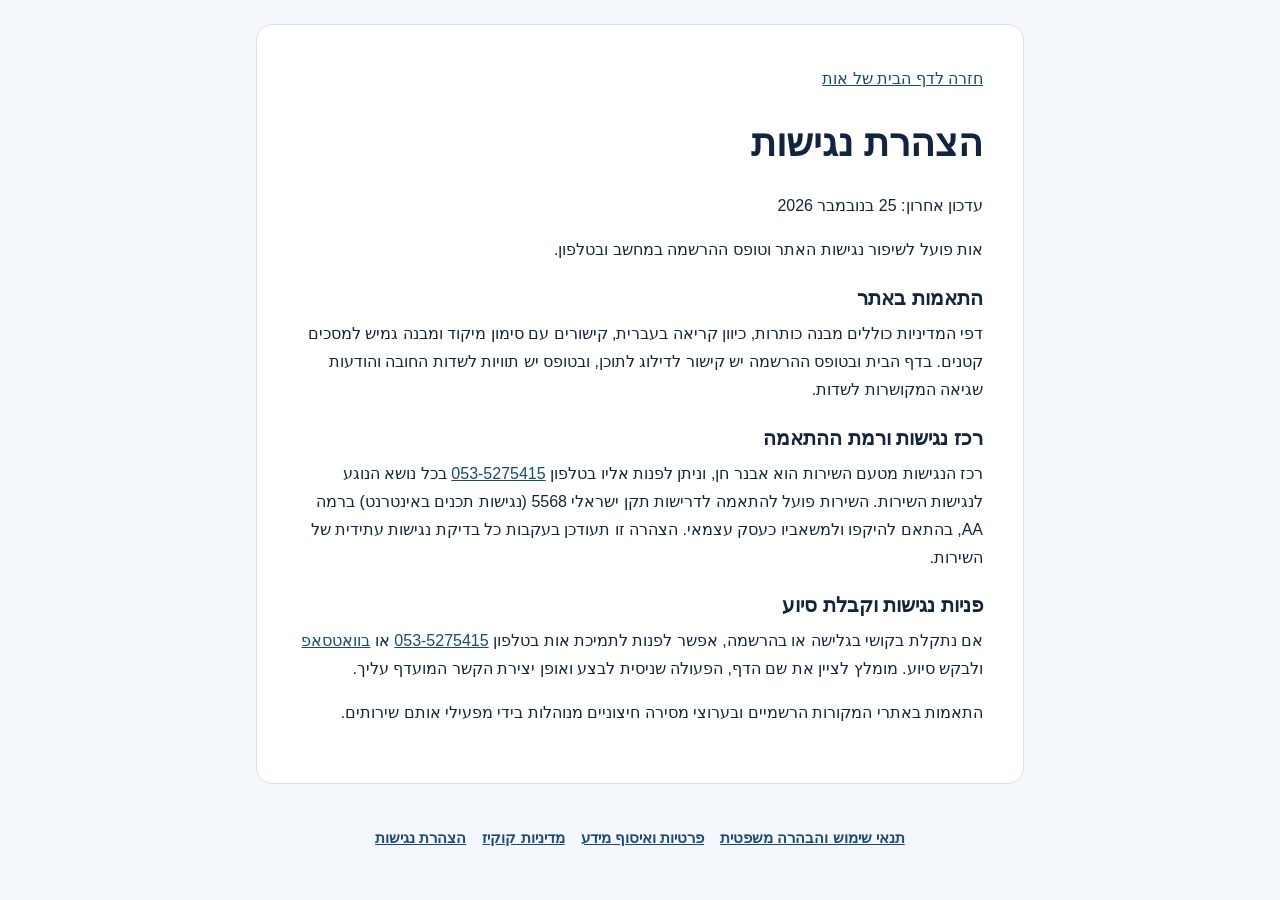
<file: accessibility.html>
<!doctype html>
<html lang="he" dir="rtl">
<head>
<meta charset="utf-8">
<meta name="viewport" content="width=device-width, initial-scale=1">
<meta name="referrer" content="strict-origin-when-cross-origin">
<title>הצהרת נגישות | אות</title>
<link rel="stylesheet" href="/policies.css">
</head>
<body class="policy-page">
<main class="policy-content">
  <a href="/">חזרה לדף הבית של אות</a>
  <h1>הצהרת נגישות</h1>
  <p>עדכון אחרון: 25 בנובמבר 2026</p>
  <p>אות פועל לשיפור נגישות האתר וטופס ההרשמה במחשב ובטלפון.</p>
  <h2>התאמות באתר</h2>
  <p>דפי המדיניות כוללים מבנה כותרות, כיוון קריאה בעברית, קישורים עם סימון מיקוד ומבנה גמיש למסכים קטנים. בדף הבית ובטופס ההרשמה יש קישור לדילוג לתוכן, ובטופס יש תוויות לשדות החובה והודעות שגיאה המקושרות לשדות.</p>
  <h2>רכז נגישות ורמת ההתאמה</h2>
  <p>רכז הנגישות מטעם השירות הוא אבנר חן, וניתן לפנות אליו בטלפון <a href="tel:+972535275415"><bdi>053-5275415</bdi></a> בכל נושא הנוגע לנגישות השירות. השירות פועל להתאמה לדרישות תקן ישראלי 5568 (נגישות תכנים באינטרנט) ברמה AA, בהתאם להיקפו ולמשאביו כעסק עצמאי. הצהרה זו תעודכן בעקבות כל בדיקת נגישות עתידית של השירות.</p>
  <h2>פניות נגישות וקבלת סיוע</h2>
  <p>אם נתקלת בקושי בגלישה או בהרשמה, אפשר לפנות לתמיכת אות בטלפון <a href="tel:+972535275415"><bdi>053-5275415</bdi></a> או <a href="https://wa.me/972535275415">בוואטסאפ</a> ולבקש סיוע. מומלץ לציין את שם הדף, הפעולה שניסית לבצע ואופן יצירת הקשר המועדף עליך.</p>
  <p>התאמות באתרי המקורות הרשמיים ובערוצי מסירה חיצוניים מנוהלות בידי מפעילי אותם שירותים.</p>
</main>
<footer><nav class="policy-links" aria-label="מדיניות האתר">
  <a href="/terms.html">תנאי שימוש והבהרה משפטית</a>
  <a href="/privacy.html">פרטיות ואיסוף מידע</a>
  <a href="/cookies.html">מדיניות קוקיז</a>
  <a href="/accessibility.html">הצהרת נגישות</a>
</nav></footer>
</body>
</html>
</file>
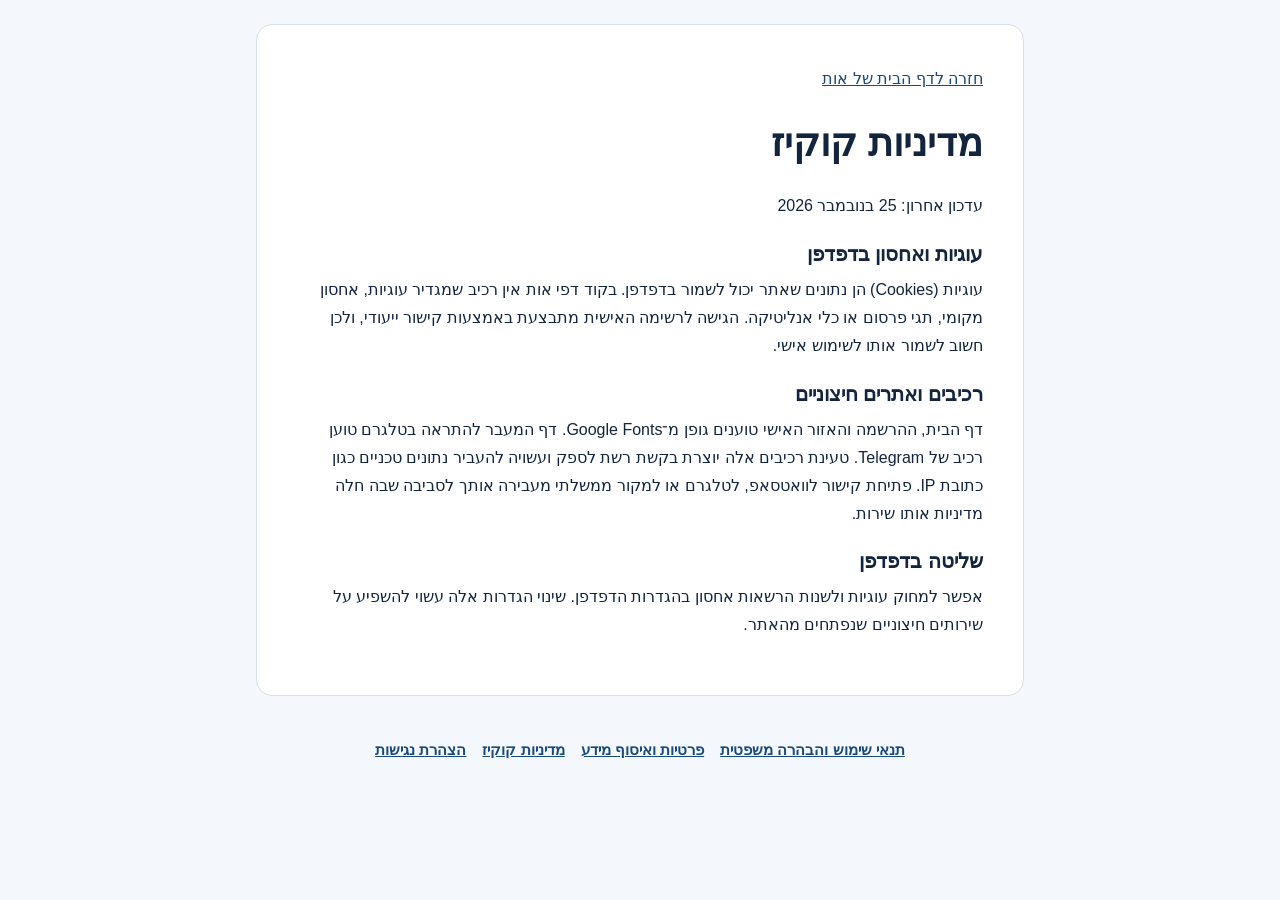
<file: cookies.html>
<!doctype html>
<html lang="he" dir="rtl">
<head>
<meta charset="utf-8">
<meta name="viewport" content="width=device-width, initial-scale=1">
<meta name="referrer" content="strict-origin-when-cross-origin">
<title>מדיניות קוקיז | אות</title>
<link rel="stylesheet" href="/policies.css">
</head>
<body class="policy-page">
<main class="policy-content">
  <a href="/">חזרה לדף הבית של אות</a>
  <h1>מדיניות קוקיז</h1>
  <p>עדכון אחרון: 25 בנובמבר 2026</p>
  <h2>עוגיות ואחסון בדפדפן</h2>
  <p>עוגיות (Cookies) הן נתונים שאתר יכול לשמור בדפדפן. בקוד דפי אות אין רכיב שמגדיר עוגיות, אחסון מקומי, תגי פרסום או כלי אנליטיקה. הגישה לרשימה האישית מתבצעת באמצעות קישור ייעודי, ולכן חשוב לשמור אותו לשימוש אישי.</p>
  <h2>רכיבים ואתרים חיצוניים</h2>
  <p>דף הבית, ההרשמה והאזור האישי טוענים גופן מ־Google Fonts. דף המעבר להתראה בטלגרם טוען רכיב של Telegram. טעינת רכיבים אלה יוצרת בקשת רשת לספק ועשויה להעביר נתונים טכניים כגון כתובת IP. פתיחת קישור לוואטסאפ, לטלגרם או למקור ממשלתי מעבירה אותך לסביבה שבה חלה מדיניות אותו שירות.</p>
  <h2>שליטה בדפדפן</h2>
  <p>אפשר למחוק עוגיות ולשנות הרשאות אחסון בהגדרות הדפדפן. שינוי הגדרות אלה עשוי להשפיע על שירותים חיצוניים שנפתחים מהאתר.</p>
</main>
<footer><nav class="policy-links" aria-label="מדיניות האתר">
  <a href="/terms.html">תנאי שימוש והבהרה משפטית</a>
  <a href="/privacy.html">פרטיות ואיסוף מידע</a>
  <a href="/cookies.html">מדיניות קוקיז</a>
  <a href="/accessibility.html">הצהרת נגישות</a>
</nav></footer>
</body>
</html>
</file>
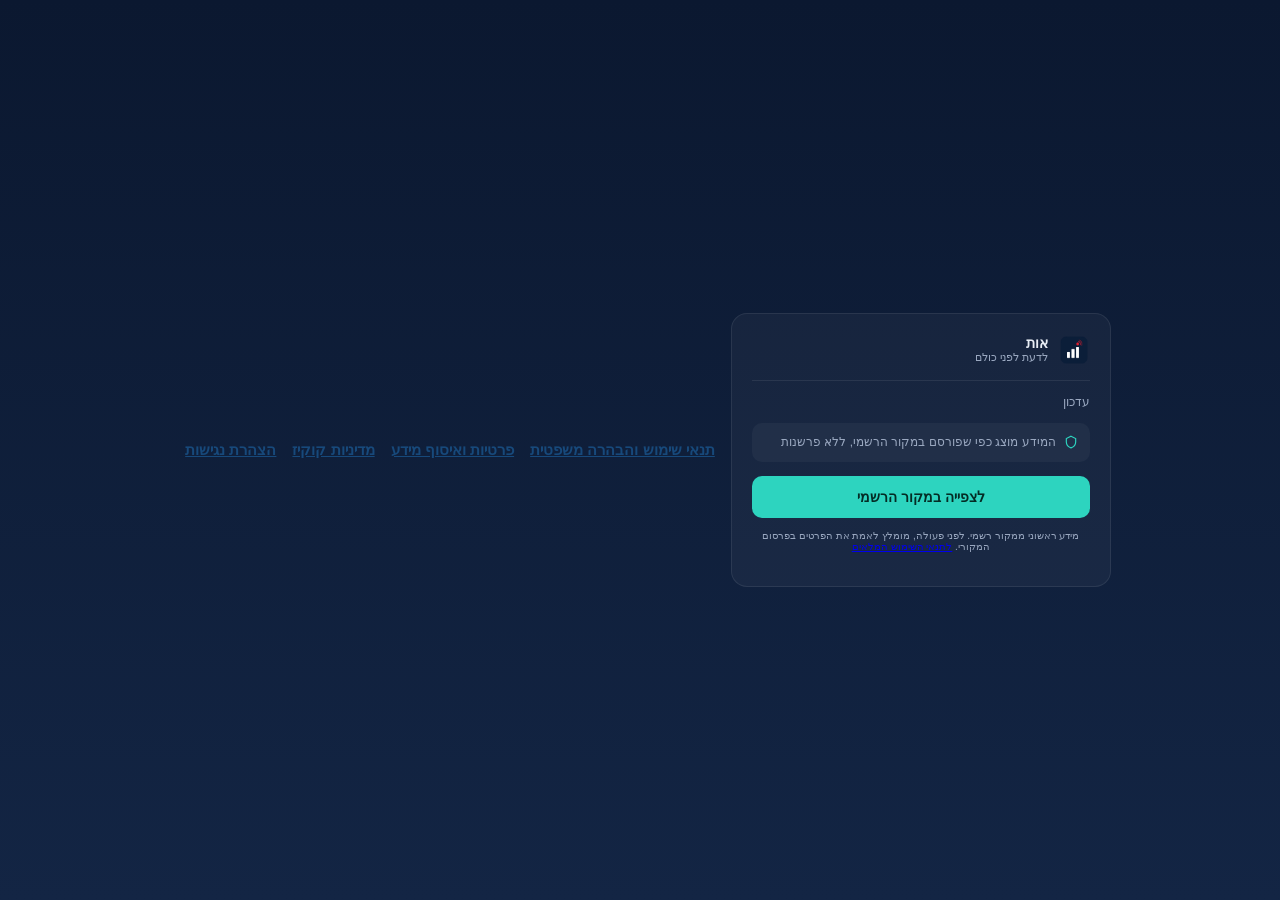
<file: go.html>
﻿<!DOCTYPE html>
<html lang="he" dir="rtl">
<head>
<meta charset="UTF-8">
<meta name="viewport" content="width=device-width, initial-scale=1, maximum-scale=1">
<title>אות</title>
<script src="https://telegram.org/js/telegram-web-app.js"></script>
<style>
  :root{--navy:#0b1830;--navy-2:#132544;--teal:#2dd4bf;--text:#e8edf5;--muted:#9aa8c0;}
  *{box-sizing:border-box;}
  body{margin:0;font-family:-apple-system,"Segoe UI",Arial,sans-serif;background:linear-gradient(180deg,var(--navy) 0%,var(--navy-2) 100%);color:var(--text);min-height:100vh;display:flex;align-items:center;justify-content:center;padding:24px;}
  .card{width:100%;max-width:380px;background:rgba(255,255,255,0.04);border:1px solid rgba(255,255,255,0.08);border-radius:16px;padding:20px 20px 24px;}
  .brand{display:flex;align-items:center;gap:10px;margin-bottom:14px;}
  .brand img{width:32px;height:32px;border-radius:8px;}
  .brand .name{font-size:14px;font-weight:600;}
  .brand .tag{font-size:11px;color:var(--muted);}
  hr{border:none;border-top:1px solid rgba(255,255,255,0.08);margin:14px 0;}
  .label{font-size:12px;color:var(--muted);margin:0 0 4px;}
  .title{font-size:17px;font-weight:600;margin:0;}
  .sub{font-size:13px;color:var(--muted);margin:6px 0 0;}
  .note{display:flex;gap:8px;align-items:flex-start;background:rgba(255,255,255,0.04);border-radius:10px;padding:10px 12px;font-size:12px;color:var(--muted);margin:14px 0;line-height:1.6;}
  .note svg{flex-shrink:0;margin-top:2px;}
  .btn{display:flex;align-items:center;justify-content:center;gap:6px;width:100%;background:var(--teal);color:#042c25;border:none;border-radius:10px;padding:13px;font-size:14px;font-weight:600;cursor:pointer;}
  .footer{font-size:10px;color:var(--muted);text-align:center;margin-top:12px;}
</style>
<link rel="stylesheet" href="/policies.css">
</head>
<body>
  <div class="card">
    <div class="brand">
      <img src="/logo-icon.png" alt="אות">
      <div>
        <div class="name">אות</div>
        <div class="tag">לדעת לפני כולם</div>
      </div>
    </div>
    <hr>
    <p class="label" id="kicker">עדכון</p>
    <p class="title" id="title">—</p>
    <p class="sub" id="subtitle"></p>
    <div class="note">
      <svg width="14" height="14" viewBox="0 0 24 24" fill="none" stroke="#2dd4bf" stroke-width="2"><path d="M12 2l8 4v6c0 5-3.5 8.5-8 10-4.5-1.5-8-5-8-10V6l8-4z"/></svg>
      <span>המידע מוצג כפי שפורסם במקור הרשמי, ללא פרשנות</span>
    </div>
    <button class="btn" id="cta">לצפייה במקור הרשמי</button>
    <p class="footer">מידע ראשוני ממקור רשמי. לפני פעולה, מומלץ לאמת את הפרטים בפרסום המקורי. <a href="/terms.html">לתנאי השימוש המלאים</a></p>
  </div>

<footer><nav class="policy-links" aria-label="מדיניות האתר">
  <a href="/terms.html">תנאי שימוש והבהרה משפטית</a>
  <a href="/privacy.html">פרטיות ואיסוף מידע</a>
  <a href="/cookies.html">מדיניות קוקיז</a>
  <a href="/accessibility.html">הצהרת נגישות</a>
</nav></footer>
<script>
  var params = new URLSearchParams(window.location.search);
  var target = params.get('target') || '';
  document.getElementById('kicker').textContent = params.get('kicker') || 'עדכון';
  document.getElementById('title').textContent = params.get('title') || '';
  document.getElementById('subtitle').textContent = params.get('subtitle') || '';
  document.getElementById('cta').textContent = params.get('cta') || 'לצפייה במקור הרשמי';
  document.getElementById('cta').addEventListener('click', function(){
    if (window.Telegram && window.Telegram.WebApp && window.Telegram.WebApp.openLink) {
      window.Telegram.WebApp.openLink(target);
    } else {
      window.open(target, '_blank');
    }
  });
  if (window.Telegram && window.Telegram.WebApp) { window.Telegram.WebApp.ready(); window.Telegram.WebApp.expand(); }
</script>
</body>
</html>
</file>
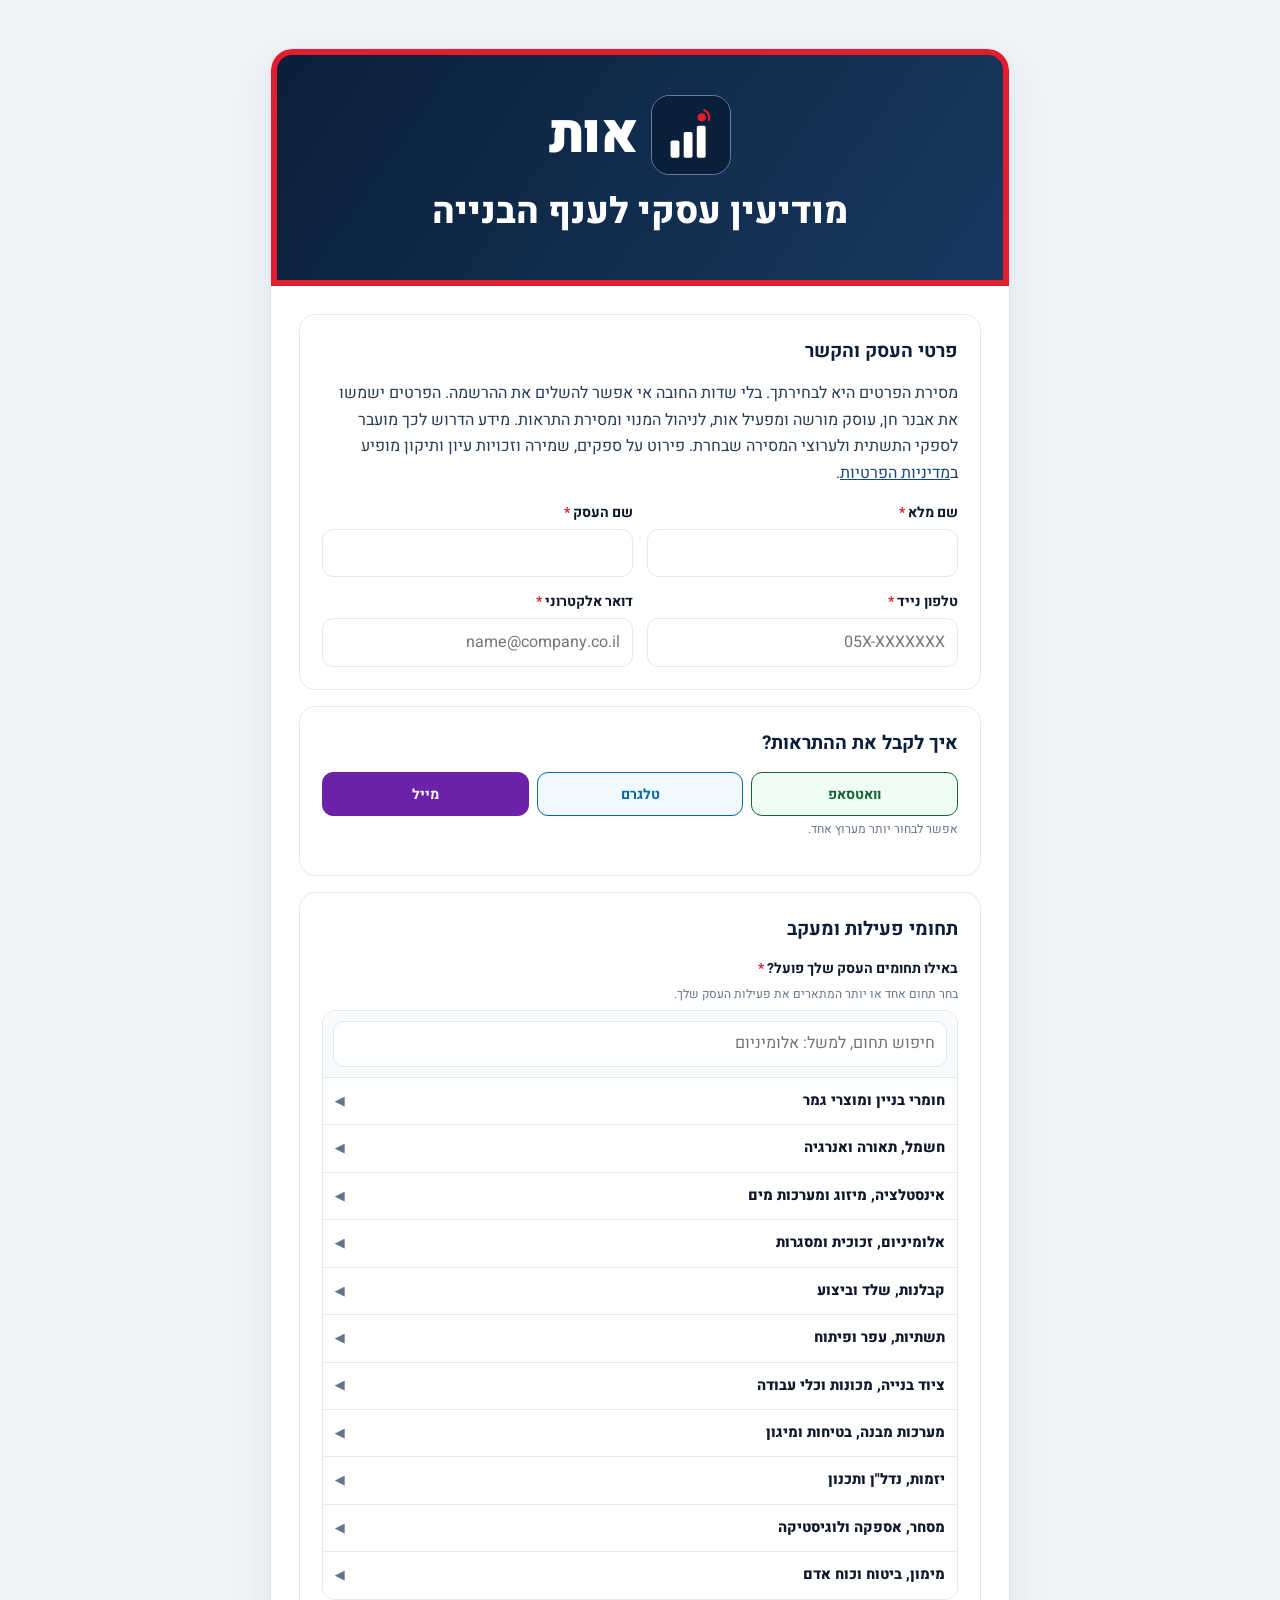
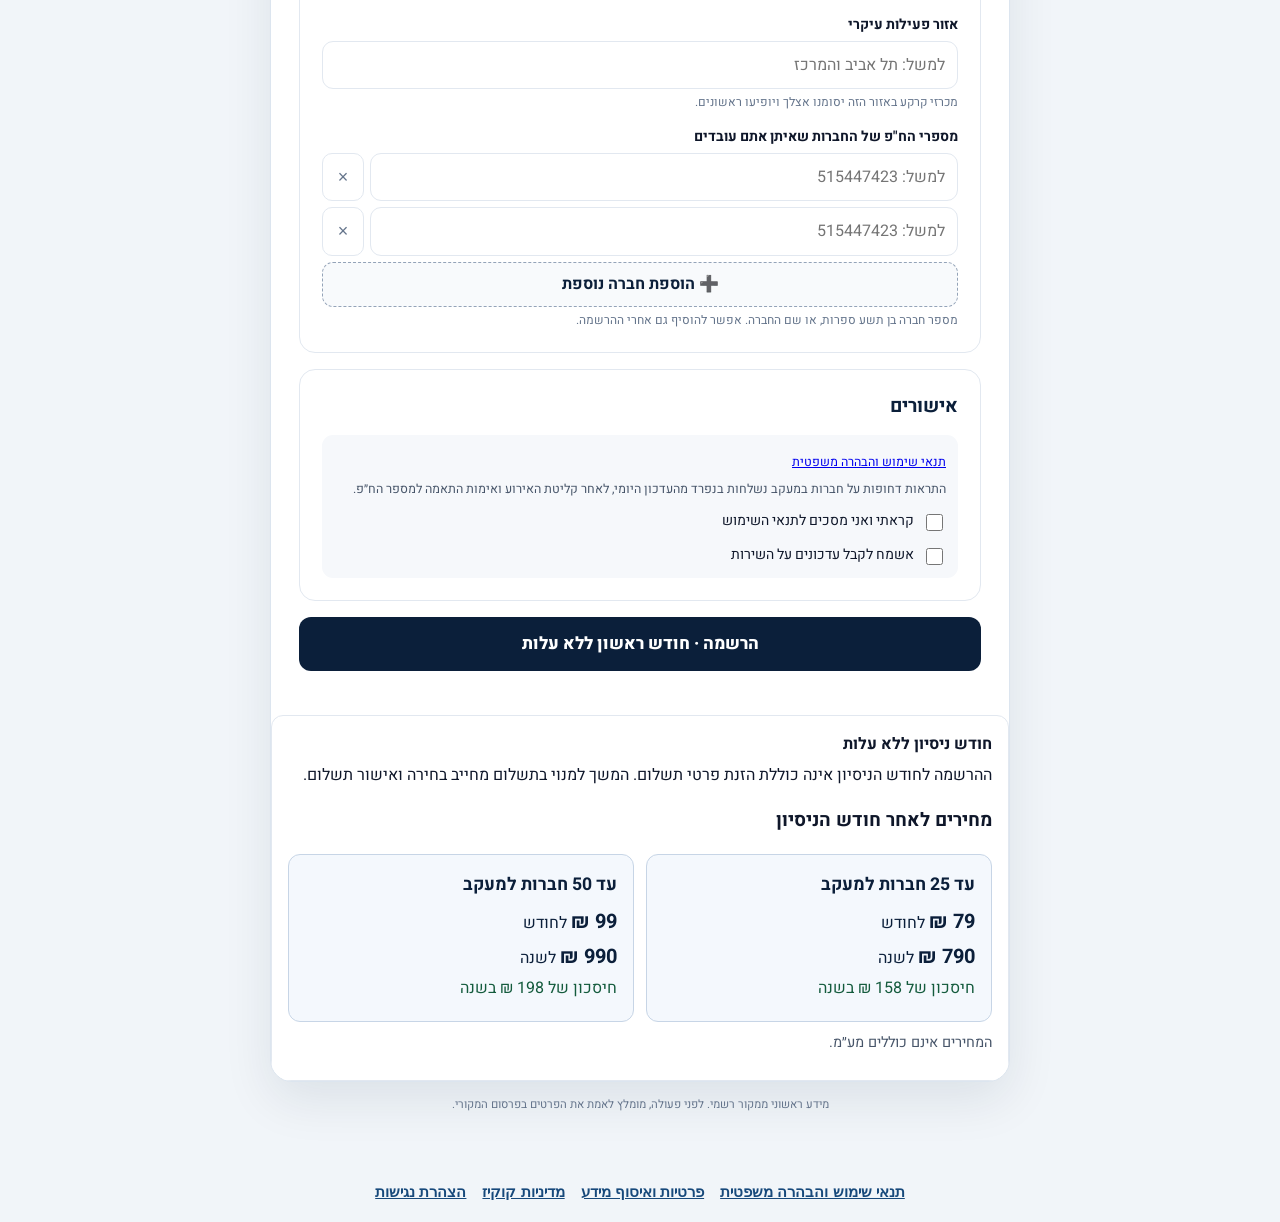
<file: join.html>
<!doctype html>
<html lang="he" dir="rtl">
<head>
<meta charset="utf-8">
<meta name="viewport" content="width=device-width,initial-scale=1">
<title>אות · הרשמה</title>
<meta name="description" content="אות: התראות על עיקול, פירוק, כינוס נכסים ושיעבוד בחברות שאתם עובדים איתן, ממאגרים ממשלתיים רשמיים.">
<link rel="icon" href="https://ot-site-five.vercel.app/icon.png">
<link href="https://fonts.googleapis.com/css2?family=Heebo:wght@400;500;700;800;900&display=swap" rel="stylesheet">
<style>

  :root{--navy:#0B1F3A;--navy2:#13305a;--red:#E11D2E;--ink:#0F172A;--mute:#475569;--muted:#64748b;--line:#E2E8F0;--bg:#F6F8FB;--r:#dc2626;--rbg:#fef2f2;--o:#ea580c;--obg:#fff7ed;--b:#2563eb;--bbg:#eff6ff;--g:#16a34a;--gbg:#f0fdf4}
  *{box-sizing:border-box} body{margin:0;font-family:Heebo,Arial,sans-serif;background:#e9eef5;color:var(--ink);line-height:1.55}
  .page{max-width:1200px;margin:0 auto;padding:24px 16px 60px}
  h1.t{font-size:24px;margin:0 0 4px}.lead0{color:var(--muted);margin:0 0 16px}
  .tabs{display:flex;gap:8px;flex-wrap:wrap;margin-bottom:18px}
  .tab{border:1px solid var(--line);background:#fff;border-radius:999px;padding:8px 16px;font:inherit;font-weight:700;cursor:pointer}
  .tab.on{background:var(--navy);color:#fff;border-color:var(--navy)}
  .view{display:none}.view.on{display:block}
  .frame{max-width:460px;margin:0 auto;background:#fff;border-radius:22px;box-shadow:0 12px 34px rgba(15,23,42,.14);overflow:hidden}
  .wide{max-width:640px}
  /* brand */
  .lock{display:flex;align-items:center;gap:10px}.lock svg{width:38px;height:38px}
  .lock .w{font-weight:900;font-size:26px;letter-spacing:-.5px}
  .lock .d{font-size:11px;line-height:1.25;opacity:.8}
  /* email */
  .em{background:#f8fafc;font-size:14px}
  .eh{background:linear-gradient(135deg,var(--navy),var(--navy2));color:#fff;padding:20px 20px 16px}
  .eh .lock .w{color:#fff}
  .eh h2{margin:14px 0 0;font-size:20px}.eh .dt{font-size:12px;color:#cbd5e1}
  .eb{padding:14px 12px 6px}
  .sec{font-size:11.5px;font-weight:800;color:var(--muted);letter-spacing:.5px;margin:8px 4px 8px}
  .ev{background:#fff;border-radius:12px;padding:10px 12px;margin-bottom:8px;border-right:4px solid var(--r);box-shadow:0 1px 5px rgba(15,23,42,.05)}
  .ev.o{border-right-color:var(--o)}.ev.b{border-right-color:var(--b)}.ev.gd{border-right-color:#ca8a04}
  .ev .r{display:flex;justify-content:space-between;align-items:center;gap:6px}
  .tag{display:inline-block;font-weight:800;font-size:12px;border-radius:8px;padding:3px 10px}
  .tag.r{background:var(--rbg);color:var(--r)}.tag.o{background:var(--obg);color:var(--o)}.tag.b{background:var(--bbg);color:var(--b)}.tag.gd{background:#fefce8;color:#a16207}
  .nm{font-weight:800;font-size:14.5px;margin-top:4px}.mt{color:var(--muted);font-size:12px}
  .add{font-size:11px;font-weight:800;color:var(--navy);background:#e0f2fe;border-radius:7px;padding:3px 8px;white-space:nowrap}
  .kpis{display:flex;gap:8px;margin-bottom:10px}
  .kpi{flex:1;background:#fff;border-radius:12px;padding:10px 6px;text-align:center;box-shadow:0 1px 5px rgba(15,23,42,.05)}
  .kpi .n{font-size:24px;font-weight:900;line-height:1.1}.kpi small{color:var(--muted);font-size:11px}
  .quiet{background:#fff;border-radius:12px;padding:10px 12px;margin-bottom:8px;color:var(--muted);font-size:13px;border-right:4px solid var(--g)}
  .ebtn{display:inline-block;background:var(--navy);color:#fff;text-decoration:none;font-weight:700;font-size:13px;border-radius:10px;padding:9px 14px;margin:4px 0 12px 6px}
  .ebtn.l{background:#e0f2fe;color:var(--navy)}
  .ef{background:var(--navy);color:#94a3b8;font-size:11px;padding:14px 18px;line-height:1.6}.ef b{color:#e2e8f0}
  /* form */
  .fh{padding:22px 22px 6px;text-align:center}
  .fh .lock{justify-content:center}.fh .lock .w{color:var(--navy)}
  .slogan{font-weight:800;font-size:22px;line-height:1.25;color:var(--navy);margin:14px 0 4px}.slogan span{color:var(--red)}
  .sub{color:var(--mute);font-size:14px}
  form{padding:10px 22px 24px}
  .fld{margin-bottom:14px}
  .fld label{display:block;font-weight:700;font-size:14px;margin-bottom:5px}
  .fld label .req{color:var(--red)}
  .fld .hint{font-size:12px;color:var(--muted);margin-top:4px}
  input[type=text],input[type=email],input[type=tel],select{width:100%;font:inherit;font-size:15px;padding:11px 12px;border:1.5px solid var(--line);border-radius:11px;background:#fff;color:var(--ink);direction:rtl}
  input:focus,select:focus{outline:none;border-color:var(--navy);box-shadow:0 0 0 3px rgba(11,31,58,.08)}
  .bad input,.bad select{border-color:var(--red)}
  .err{display:none;color:var(--red);font-size:12.5px;margin-top:4px;font-weight:600}
  .bad .err{display:block}
  .chips{display:flex;gap:8px;flex-wrap:wrap}
  .chip{flex:1;min-width:88px;border:1.5px solid var(--line);border-radius:11px;padding:10px 6px;text-align:center;cursor:pointer;font-weight:700;font-size:14px;user-select:none;background:#fff}
  .chip.on{border-color:var(--navy);background:var(--navy);color:#fff}
  .chip small{display:block;font-weight:400;font-size:11px;opacity:.75}
  .co-row{display:flex;gap:6px;margin-bottom:6px}
  .co-row input{flex:1}
  .co-row button{border:1.5px solid var(--line);background:#fff;border-radius:10px;width:42px;font-size:18px;cursor:pointer;color:var(--muted)}
  .addco{border:1.5px dashed #94a3b8;background:#f8fafc;border-radius:11px;padding:9px;width:100%;font:inherit;font-weight:700;color:var(--navy);cursor:pointer}
  .terms{background:var(--bg);border-radius:11px;padding:10px 12px;font-size:13px}
  .terms details summary{cursor:pointer;font-weight:700;color:var(--navy)}
  .terms p{margin:8px 0 0;color:var(--mute);font-size:12.5px}
  .chk{display:flex;gap:8px;align-items:flex-start;font-size:14px;margin-top:10px}
  .chk input{margin-top:4px;width:17px;height:17px;accent-color:var(--navy)}
  .submit{width:100%;background:var(--navy);color:#fff;border:0;border-radius:12px;padding:14px;font:inherit;font-weight:800;font-size:17px;cursor:pointer;margin-top:8px}
  .done{display:none;padding:30px 22px;text-align:center}
  .done h3{color:var(--navy);font-size:22px;margin:10px 0}
  /* personal */
  .ph{background:linear-gradient(135deg,var(--navy),var(--navy2));color:#fff;padding:20px 22px}
  .ph .lock .w{color:#fff}
  .ph h2{margin:14px 0 2px;font-size:21px}.ph .s{color:#cbd5e1;font-size:13px}
  .pb{padding:16px 18px 20px;background:#f8fafc}
  .stats{display:flex;gap:8px;margin-bottom:14px}
  .stat{flex:1;background:#fff;border-radius:12px;padding:10px;text-align:center;box-shadow:0 1px 5px rgba(15,23,42,.05)}
  .stat b{display:block;font-size:22px}.stat small{color:var(--muted);font-size:12px}
  .item{display:flex;align-items:center;gap:10px;background:#fff;border-radius:12px;padding:10px 12px;margin-bottom:8px;box-shadow:0 1px 5px rgba(15,23,42,.05)}
  .item .i{flex:1}.item .i b{display:block;font-size:14.5px}.item .i small{color:var(--muted);font-size:12px}
  .star{border:0;background:none;font-size:22px;cursor:pointer;line-height:1;filter:grayscale(1);opacity:.45}
  .star.on{filter:none;opacity:1}
  .del{border:1.5px solid var(--line);background:#fff;border-radius:9px;padding:5px 9px;cursor:pointer;color:var(--muted);font-size:13px}
  .flag{font-size:11px;font-weight:800;border-radius:7px;padding:2px 8px;background:var(--rbg);color:var(--r)}
  .addbox{background:#fff;border-radius:12px;padding:12px;margin-top:14px;box-shadow:0 1px 5px rgba(15,23,42,.05)}
  .addbox .row{display:flex;gap:8px}
  .addbox button{background:var(--navy);color:#fff;border:0;border-radius:10px;padding:0 16px;font:inherit;font-weight:700;cursor:pointer}
  .legend{font-size:12px;color:var(--muted);margin:10px 2px 0}
  .note{max-width:900px;margin:20px auto 0;background:#fff;border-radius:14px;padding:14px 18px;font-size:14px;line-height:1.8;border:1px dashed #cbd5e1}
  /* sectors accordion */
  .acc{border:1.5px solid var(--line);border-radius:12px;background:#fff;overflow:hidden}
  .acc-top{padding:10px;border-bottom:1px solid var(--line);background:#f8fafc}
  .acc-top input{padding:9px 11px;font-size:14px}
  .acc-sum{display:flex;flex-wrap:wrap;gap:6px;margin-top:8px;min-height:0}
  .acc-sum:empty{display:none}
  .pill{display:inline-flex;align-items:center;gap:4px;background:var(--navy);color:#fff;border-radius:999px;padding:4px 6px 4px 10px;font-size:12.5px;font-weight:600}
  .pill button{border:0;background:rgba(255,255,255,.18);color:#fff;border-radius:50%;width:18px;height:18px;line-height:18px;padding:0;cursor:pointer;font-size:13px}
  .pill button:focus-visible{outline:2px solid #fff}
  .cat{border-bottom:1px solid var(--line)}.cat:last-child{border-bottom:0}
  .cat-h{width:100%;display:flex;align-items:center;gap:8px;background:#fff;border:0;padding:12px 12px;font:inherit;font-weight:700;font-size:14.5px;color:var(--ink);cursor:pointer;text-align:right}
  .cat-h:focus-visible,.sub-i input:focus-visible,.selall:focus-visible{outline:3px solid #93c5fd;outline-offset:-3px}
  .cat-h .nm{flex:1}
  .cat-h .cn{font-size:11.5px;font-weight:800;background:#e0f2fe;color:var(--navy);border-radius:999px;padding:2px 8px}
  .cat-h .cn:empty{display:none}
  .cat-h .ar{transition:transform .2s;color:var(--muted);font-size:12px}
  .cat.open .cat-h .ar{transform:rotate(-90deg)}
  .cat-b{display:none;padding:2px 12px 12px;background:#fbfdff}
  .cat.open .cat-b{display:block}
  .selall{font:inherit;font-size:12.5px;font-weight:700;color:var(--navy);background:none;border:1.5px dashed #94a3b8;border-radius:9px;padding:5px 10px;cursor:pointer;margin:4px 0 6px}
  .sub-i{display:flex;align-items:center;gap:8px;padding:7px 2px;font-size:14px;cursor:pointer}
  .sub-i input{width:18px;height:18px;accent-color:var(--navy);flex:none}
  .sub-i .tg{margin-right:auto;font-size:10.5px;font-weight:800;border-radius:6px;padding:1px 7px}
  .tg.live{background:#dcfce7;color:#166534}.tg.soon{background:#f1f5f9;color:#64748b}
  .sub-i.hide,.cat.hide{display:none}
  .secbox{background:#fff;border-radius:12px;padding:12px;margin-top:14px;box-shadow:0 1px 5px rgba(15,23,42,.05)}
  .secbox h4{margin:0 0 2px;font-size:15px}.secbox .hint{font-size:12px;color:var(--muted);margin:0 0 8px}
  .copyb{font:inherit;font-weight:700;font-size:13px;background:#e0f2fe;color:var(--navy);border:0;border-radius:10px;padding:8px 12px;cursor:pointer;margin-bottom:8px}
  .savebar{display:flex;gap:8px;align-items:center;margin-top:12px}
  .savebar button{background:var(--navy);color:#fff;border:0;border-radius:10px;padding:10px 16px;font:inherit;font-weight:700;cursor:pointer}
  .savebar span{font-size:13px;color:#166534;font-weight:700;display:none}

  .chip{font:inherit;font-weight:700;font-size:14px;color:var(--ink)}.chip.on{color:#fff}

  body{background:#e9eef5}
  .wrap{padding:22px 12px 50px}
  .frame{max-width:520px}
  .hp{position:absolute;width:1px;height:1px;overflow:hidden;clip-path:inset(50%);pointer-events:none}
  .submit[disabled]{opacity:.6;cursor:wait}
  .srverr{display:none;background:#fef2f2;color:#991b1b;border-radius:10px;padding:10px 12px;font-size:14px;margin-top:10px;font-weight:600}
  .done ul{list-style:none;padding:0;margin:10px 0;text-align:right;font-size:14px}
  .done li{padding:6px 10px;border-radius:8px;background:#f0fdf4;margin-bottom:6px}
  .done li.miss{background:#fff7ed}
  .done .box{background:#f8fafc;border-radius:12px;padding:12px;margin-top:12px;font-size:14px;color:var(--mute);text-align:right}
  .tgbtn{display:inline-block;background:#229ED9;color:#fff;text-decoration:none;font-weight:800;border-radius:12px;padding:12px 18px;margin-top:10px}
  .foot{max-width:520px;margin:14px auto 0;text-align:center;font-size:11.5px;color:#64748b;line-height:1.6}
  /* Registration layout */
  body{background:#f1f5f9}
  .wrap{padding:clamp(16px,5vw,48px) 12px}
  .frame{max-width:740px;border:1px solid #dce5ef;box-shadow:0 18px 50px rgba(11,31,58,.09)}
  .fh{padding:clamp(24px,5vw,40px);text-align:center;background:linear-gradient(125deg,var(--navy),#173960);border:6px solid var(--red);border-radius:21px 21px 0 0}
  .fh .lock{justify-content:center;gap:14px}
  .fh .lock svg{width:clamp(62px,11vw,80px);height:clamp(62px,11vw,80px);flex:none;border:1px solid #68819e;border-radius:23%;background:#0b1f3a}
  .fh .lock .w{color:#fff;font-size:clamp(40px,8vw,54px);font-weight:900;line-height:1}
  .fh .slogan{color:#fff}
  .fh .slogan{font-size:clamp(26px,5vw,36px);margin:14px 0 6px}
  .fh .sub{color:#e0eafa;font-size:12px;margin:0}
  form{display:grid;gap:16px;padding:clamp(12px,4vw,28px)}
  .form-section{min-width:0;border:1px solid var(--line);border-radius:16px;padding:clamp(14px,3vw,22px)}
  .form-section h2{margin:0 0 14px;color:var(--navy);font-size:19px}
  .contact-grid{display:grid;grid-template-columns:repeat(2,minmax(0,1fr));gap:14px}
  .contact-grid .fld,.form-section .fld:last-child{margin-bottom:0}
  .form-section input[type=text],.form-section input[type=email],.form-section input[type=tel]{min-height:46px;font-size:16px}
  #e,#p{direction:ltr;text-align:right}
  .chip,.cat-h,.co-row button,.addco{min-height:44px}
  .chips{display:grid;grid-template-columns:repeat(3,minmax(0,1fr))}
  .chip{min-width:0}
  .chip[data-c=w]{--channel:#166534;--channel-bg:#f0fdf4}
  .chip[data-c=t]{--channel:#0369a1;--channel-bg:#f0f9ff}
  .chip[data-c=m]{--channel:#6b21a8;--channel-bg:#faf5ff}
  .chip[data-c]{background:var(--channel-bg);border-color:var(--channel);color:var(--channel)}
  .chip[data-c].on{background:var(--channel);border-color:var(--channel);color:#fff}
  #waok{padding:10px 12px;border-radius:10px;background:#eefbf1;color:#14532d}
  .chk input{flex:none}
  .cat-h .nm{margin:0}
  .co-row input{min-width:0}
  .co-row button{flex:none}
  .submit{margin:0;min-height:52px}
  form button:focus-visible,form summary:focus-visible{outline:3px solid #2563eb;outline-offset:2px}
  .foot{max-width:700px;padding-inline:8px}
  @media(max-width:480px){.contact-grid{grid-template-columns:1fr}.form-section h2{font-size:18px}}
</style>
<link rel="stylesheet" href="/policies.css">
</head>
<body>
<a class="policy-skip" href="#main-content">דילוג לתוכן המרכזי</a>
<div class="wrap">
<main class="frame" id="main-content" tabindex="-1">
  <div class="fh">
    <div class="lock"><svg viewBox="0 0 512 512"><rect width="512" height="512" rx="112" fill="#0B1F3A"/><rect x="122" y="292" width="58" height="114" rx="12" fill="#fff"/><rect x="208" y="236" width="58" height="170" rx="12" fill="#fff"/><rect x="294" y="196" width="58" height="210" rx="12" fill="#fff"/><circle cx="326" cy="140" r="27" fill="#E11D2E"/><path d="M343.1 93 A50 50 0 0 1 373 157.1" fill="none" stroke="#E11D2E" stroke-width="14" stroke-linecap="round"/></svg><div class="w">אות</div></div>
    <h1 class="slogan">מודיעין עסקי לענף הבנייה</h1>
  </div>
  <form id="f" novalidate>
    <div class="hp" aria-hidden="true"><label>אתר <input type="text" name="website" tabindex="-1" autocomplete="off"></label></div>
    <section class="form-section" aria-labelledby="contact-title">
    <h2 id="contact-title">פרטי העסק והקשר</h2>
    <p id="privacy-notice" class="privacy-notice">מסירת הפרטים היא לבחירתך. בלי שדות החובה אי אפשר להשלים את ההרשמה. הפרטים ישמשו את אבנר חן, עוסק מורשה ומפעיל אות, לניהול המנוי ומסירת התראות. מידע הדרוש לכך מועבר לספקי התשתית ולערוצי המסירה שבחרת. פירוט על ספקים, שמירה וזכויות עיון ותיקון מופיע ב<a href="/privacy.html">מדיניות הפרטיות</a>.</p>
    <div class="contact-grid">
    <div class="fld" data-req><label for="n">שם מלא <span class="req">*</span></label><input id="n" required aria-describedby="n-error" type="text" name="n" autocomplete="name"><div class="err" id="n-error">נא למלא שם מלא</div></div>
    <div class="fld" data-req><label for="b">שם העסק <span class="req">*</span></label><input id="b" required aria-describedby="b-error" type="text" name="b" autocomplete="organization"><div class="err" id="b-error">נא למלא את שם העסק</div></div>
    <div class="fld" data-req data-phone><label for="p">טלפון נייד <span class="req">*</span></label><input id="p" required aria-describedby="p-error" type="tel" name="p" placeholder="05X-XXXXXXX" autocomplete="tel"><div class="err" id="p-error">נא למלא מספר נייד תקין, עשר ספרות שמתחילות ב־05</div></div>
    <div class="fld" data-req data-mail><label for="e">דואר אלקטרוני <span class="req">*</span></label><input id="e" required aria-describedby="e-error" type="email" name="e" placeholder="name@company.co.il" autocomplete="email"><div class="err" id="e-error">נא למלא כתובת דואר אלקטרוני תקינה</div></div>
    </div>
    </section>
    <section class="form-section" aria-labelledby="channel-title">
    <h2 id="channel-title">איך לקבל את ההתראות?</h2>
    <div class="fld" id="chf">
      <div class="chips" id="ch" role="group" aria-label="ערוצי התראה">
        <button type="button" class="chip" data-c="w" aria-pressed="false">וואטסאפ</button>
        <button type="button" class="chip" data-c="t" aria-pressed="false">טלגרם</button>
        <button type="button" class="chip on" data-c="m" aria-pressed="true">מייל</button>
      </div>
      <div class="hint">אפשר לבחור יותר מערוץ אחד.</div><div class="err">נא לבחור לפחות ערוץ אחד</div></div>
      <label class="chk" id="waok" style="display:none"><input type="checkbox" id="wc"> אני מאשר לקבל התראות בוואטסאפ למספר שמסרתי</label>
    </section>
    <section class="form-section" aria-labelledby="activity-title">
    <h2 id="activity-title">תחומי פעילות ומעקב</h2>
    <div class="fld" id="bizf"><label>באילו תחומים העסק שלך פועל? <span class="req">*</span></label>
      <div class="hint" style="margin:0 0 6px">בחר תחום אחד או יותר המתארים את פעילות העסק שלך.</div>
      <div id="accBiz"></div><div class="err">נא לבחור לפחות תחום אחד</div></div>
    <div class="fld"><label for="a">אזור פעילות עיקרי</label><input id="a" type="text" placeholder="למשל: תל אביב והמרכז"><div class="hint">מכרזי קרקע באזור הזה יסומנו אצלך ויופיעו ראשונים.</div></div>
    <div class="fld" id="cof"><label>מספרי הח"פ של החברות שאיתן אתם עובדים</label>
      <div id="cos"></div>
      <button type="button" class="addco" id="addco">➕ הוספת חברה נוספת</button>
      <div class="hint">מספר חברה בן תשע ספרות, או שם החברה. אפשר להוסיף גם אחרי ההרשמה.</div></div>
    </section>
    <section class="form-section" aria-labelledby="terms-title">
    <h2 id="terms-title">אישורים</h2>
    <div class="terms" id="tf">
      <p><a href="/terms.html">תנאי שימוש והבהרה משפטית</a></p>
      <p>התראות דחופות על חברות במעקב נשלחות בנפרד מהעדכון היומי, לאחר קליטת האירוע ואימות התאמה למספר הח״פ.</p>
      <label class="chk"><input type="checkbox" id="tc"> קראתי ואני מסכים לתנאי השימוש</label>
      <div class="err" id="te">יש לאשר את תנאי השימוש כדי להירשם</div>
      <label class="chk"><input type="checkbox" id="mc"> אשמח לקבל עדכונים על השירות</label>
    </div>
    </section>
    <button type="submit" class="submit" id="sb">הרשמה · חודש ראשון ללא עלות</button>
    <div class="srverr" id="se" role="alert"></div>
  </form>
  <section id="trial-terms" aria-labelledby="trial-terms-title" style="margin-top:16px;padding:16px;background:#fff;border:1px solid var(--line);border-radius:12px">
    <h2 id="trial-terms-title" style="margin:0 0 6px;font-size:16px">חודש ניסיון ללא עלות</h2>
    <p style="margin:0">ההרשמה לחודש הניסיון אינה כוללת הזנת פרטי תשלום. המשך למנוי בתשלום מחייב בחירה ואישור תשלום.</p>
    <h3>מחירים לאחר חודש הניסיון</h3>
    <div class="plan-grid">
  <article class="plan-card">
    <h4>עד 25 חברות למעקב</h4>
    <p><strong>79 ₪</strong> לחודש</p>
    <p><strong>790 ₪</strong> לשנה</p>
    <p class="plan-saving">חיסכון של 158 ₪ בשנה</p>
  </article>
  <article class="plan-card">
    <h4>עד 50 חברות למעקב</h4>
    <p><strong>99 ₪</strong> לחודש</p>
    <p><strong>990 ₪</strong> לשנה</p>
    <p class="plan-saving">חיסכון של 198 ₪ בשנה</p>
  </article>
</div>
<p class="plan-note">המחירים אינם כוללים מע״מ.</p>
  </section>
  <div class="done" id="done" role="status"></div>
</main>
<div class="foot">מידע ראשוני ממקור רשמי. לפני פעולה, מומלץ לאמת את הפרטים בפרסום המקורי.</div>
</div>
<footer><nav class="policy-links" aria-label="מדיניות האתר">
  <a href="/terms.html">תנאי שימוש והבהרה משפטית</a>
  <a href="/privacy.html">פרטיות ואיסוף מידע</a>
  <a href="/cookies.html">מדיניות קוקיז</a>
  <a href="/accessibility.html">הצהרת נגישות</a>
</nav></footer>
<script>
var API='https://biz-alerts.app.n8n.cloud/webhook/ot-api';
const TAX=[
 {id:'c01',o:1,n:'חומרי בניין ומוצרי גמר',s:[['m_general','חומרי בניין כלליים'],['m_concrete','בטון, מלט ובלוקים'],['m_steel','ברזל ופלדה'],['m_gypsum','גבס, טיח וצבע'],['m_ceramic','קרמיקה, ריצוף ושיש'],['m_wood','עץ, נגרות ודלתות'],['m_insul','איטום ובידוד',[134]]]},
 {id:'c02',o:2,n:'חשמל, תאורה ואנרגיה',s:[['e_supply','ציוד ואביזרי חשמל'],['e_contr','קבלני חשמל',[160]],['e_light','תאורה'],['e_panels','לוחות חשמל וכבלים'],['e_solar','אנרגיה סולארית ואגירה',[191]],['e_gen','גנרטורים ומערכות גיבוי']]},
 {id:'c03',o:3,n:'אינסטלציה, מיזוג ומערכות מים',s:[['p_pipes','אינסטלציה וצנרת',[190]],['p_sanit','כלים סניטריים'],['p_pumps','משאבות ומערכות מים',[500]],['p_hvac','מיזוג אוויר ואוורור',[170]],['p_heat','דודים ומערכות חימום',[171]],['p_sewer','ביוב וניקוז',[260]]]},
 {id:'c04',o:4,n:'אלומיניום, זכוכית ומסגרות',s:[['a_alu','אלומיניום ופרופילים'],['a_win','חלונות ותריסים'],['a_glass','זכוכית וקירות מסך'],['a_metal','מסגרות ומוצרי מתכת',[150]],['a_gates','שערים, גדרות ומעקות'],['a_perg','פרגולות והצללה']]},
 {id:'c05',o:5,n:'קבלנות, שלד וביצוע',s:[['k_main','קבלנים ראשיים',[100]],['k_frame','קבלני שלד ובטון',[130,133]],['k_finish','קבלני גמר ושיפוצים',[131,132,135]],['k_sub','קבלני משנה'],['k_found','ביסוס, קידוחים וכלונסאות',[120]],['k_prefab','בנייה מתועשת וקלה',[140]],['k_demol','הריסה ושיקום מבנים']]},
 {id:'c06',o:6,n:'תשתיות, עפר ופיתוח',s:[['i_earth','עבודות עפר וחציבה',[210]],['i_roads','כבישים ואספלט',[200,220,230]],['i_water','תשתיות מים וביוב',[260]],['i_elec','תשתיות חשמל ותקשורת',[270,240,280]],['i_bridge','גשרים ומנהרות',[300,310,320]],['i_garden','גינון ופיתוח סביבתי',[111,193]]]},
 {id:'c07',o:7,n:'ציוד בנייה, מכונות וכלי עבודה',s:[['q_heavy','ציוד מכני הנדסי'],['q_crane','מנופים ועגורנים'],['q_scaff','במות הרמה ופיגומים'],['q_tools','כלי עבודה'],['q_rent','השכרת ציוד בנייה'],['q_safety','ציוד בטיחות']]},
 {id:'c08',o:8,n:'מערכות מבנה, בטיחות ומיגון',s:[['s_elev','מעליות ודרגנועים',[180]],['s_fire','מערכות כיבוי וגילוי אש',[190]],['s_cctv','מצלמות ואבטחה'],['s_lowv','תקשורת ומתח נמוך',[160]],['s_smart','בניינים חכמים ובקרה'],['s_mamad','ממ"דים ומיגון']]},
 {id:'c09',o:9,n:'יזמות, נדל"ן ותכנון',s:[['d_dev','יזמי נדל"ן'],['d_renew','התחדשות עירונית'],['d_arch','אדריכלות והנדסה'],['d_pm','ניהול ופיקוח פרויקטים'],['d_cons','ייעוץ ותכנון'],['d_lab','מעבדות ובדיקות בנייה']]},
 {id:'c10',o:10,n:'מסחר, אספקה ולוגיסטיקה',s:[['t_import','יבואני מוצרי בנייה'],['t_whole','סיטונאים ומפיצים'],['t_retail','חנויות ורשתות אספקה'],['t_trans','הובלה ושינוע'],['t_wh','מחסנים ומרכזים לוגיסטיים'],['t_waste','פינוי ומחזור פסולת בניין']]},
 {id:'c11',o:11,n:'מימון, ביטוח וכוח אדם',s:[['f_bank','בנקים וליווי פרויקטים'],['f_nonbank','מימון חוץ בנקאי'],['f_ins','ביטוח וערבויות'],['f_hr','כוח אדם ותאגידי עובדים']]}
];
// old single-select value -> new ids (non-destructive: the old field stays)
const LEGACY={'ספק חומרי בניין':['m_general'],'קבלן משנה':['k_sub'],'השכרת ציוד, ציוד כבד ופיגומים':['q_rent','q_heavy','q_scaff'],'גוף מימון':['f_bank','f_nonbank'],'קבלן ראשי':['k_main'],'אחר':[]};
const SUBN={};TAX.forEach(c=>c.s.forEach(x=>SUBN[x[0]]=x[1]));

function makeAcc(el,opt){
 const sel=new Set(opt.init||[]);
 el.innerHTML='<div class="acc"><div class="acc-top"><input type="text" placeholder="חיפוש תחום, למשל: אלומיניום" aria-label="חיפוש תחום"><div class="acc-sum" aria-live="polite"></div></div><div class="cats"></div></div>';
 const cats=el.querySelector('.cats'),sum=el.querySelector('.acc-sum'),q=el.querySelector('input');
 TAX.forEach(c=>{const d=document.createElement('div');d.className='cat';const bid=el.id+'_'+c.id;
  d.innerHTML='<button type="button" class="cat-h" aria-expanded="false" aria-controls="'+bid+'"><span class="nm">'+c.n+'</span><span class="cn"></span><span class="ar">◀</span></button><div class="cat-b" id="'+bid+'" role="group" aria-label="'+c.n+'"><button type="button" class="selall">בחר את כל התחומים</button>'+
  c.s.map(x=>'<label class="sub-i"><input type="checkbox" value="'+x[0]+'"><span>'+x[1]+'</span>'+(opt.track?(x[2]?'<span class="tg live">פעיל</span>':'<span class="tg soon">נשמר</span>'):'')+'</label>').join('')+'</div>';
  const h=d.querySelector('.cat-h');h.onclick=()=>{const o=d.classList.toggle('open');h.setAttribute('aria-expanded',o);};
  d.querySelectorAll('.sub-i input').forEach(i=>i.onchange=()=>{i.checked?sel.add(i.value):sel.delete(i.value);draw();});
  d.querySelector('.selall').onclick=()=>{const ids=c.s.map(x=>x[0]);const all=ids.every(i=>sel.has(i));ids.forEach(i=>all?sel.delete(i):sel.add(i));draw();};
  d._c=c;cats.appendChild(d);});
 function draw(){cats.querySelectorAll('.cat').forEach(d=>{const ids=d._c.s.map(x=>x[0]);const n=ids.filter(i=>sel.has(i)).length;d.querySelector('.cn').textContent=n?n+' נבחרו':'';d.querySelector('.selall').textContent=n===ids.length?'ביטול כל התחומים':'בחר את כל התחומים';d.querySelectorAll('.sub-i input').forEach(i=>i.checked=sel.has(i.value));});
  sum.innerHTML='';[...sel].forEach(id=>{const p=document.createElement('span');p.className='pill';p.innerHTML=SUBN[id]+' <button type="button" aria-label="הסרת '+SUBN[id]+'">×</button>';p.querySelector('button').onclick=()=>{sel.delete(id);draw();};sum.appendChild(p);});
  opt.onchange&&opt.onchange(sel);}
 q.oninput=()=>{const t=q.value.trim();cats.querySelectorAll('.cat').forEach(d=>{let any=false;const catHit=t&&d._c.n.includes(t);d.querySelectorAll('.sub-i').forEach(l=>{const hit=!t||catHit||l.textContent.includes(t);l.classList.toggle('hide',!hit);any=any||hit;});d.classList.toggle('hide',!!t&&!any);if(t&&any){d.classList.add('open');d.querySelector('.cat-h').setAttribute('aria-expanded',true);}});};
 draw();
 return {get:()=>[...sel],set:a=>{sel.clear();a.forEach(x=>sel.add(x));draw();}};
}

var accBiz=makeAcc(document.getElementById('accBiz'),{});
var cos=document.getElementById('cos');
function addRow(){var d=document.createElement('div');d.className='co-row';d.innerHTML='<input type="text" placeholder="למשל: 515447423" aria-label="מספר חברה או שם"><button type="button" title="הסרה" aria-label="הסרה">×</button>';d.querySelector('button').onclick=function(){d.remove();};cos.appendChild(d);}
addRow();addRow();
document.getElementById('addco').onclick=addRow;
function syncWa(){var on=!!document.querySelector('#ch .chip[data-c=w].on');document.getElementById('waok').style.display=on?'flex':'none';}
document.querySelectorAll('#ch .chip').forEach(function(c){c.onclick=function(){c.classList.toggle('on');c.setAttribute('aria-pressed',c.classList.contains('on'));syncWa();};});
function esc(s){return String(s==null?'':s).replace(/&/g,'&amp;').replace(/</g,'&lt;').replace(/>/g,'&gt;');}
document.getElementById('f').onsubmit=function(e){e.preventDefault();var ok=true;
 document.querySelectorAll('[data-req]').forEach(function(f){var i=f.querySelector('input');var v=i.value.trim();var bad=!v;
  if(f.hasAttribute('data-phone'))bad=!/^05\d{8}$/.test(v.replace(/\D/g,''));
  if(f.hasAttribute('data-mail'))bad=!/^[^@\s]+@[^@\s]+\.[^@\s]+$/.test(v);
  f.classList.toggle('bad',bad);i.setAttribute('aria-invalid',String(bad));if(bad)ok=false;});
 var bz=accBiz.get();document.getElementById('bizf').classList.toggle('bad',!bz.length);if(!bz.length)ok=false;
 var chs=[].map.call(document.querySelectorAll('#ch .chip.on'),function(c){return c.dataset.c;});document.getElementById('chf').classList.toggle('bad',!chs.length);if(!chs.length)ok=false;
 var tOk=document.getElementById('tc').checked;document.getElementById('te').style.display=tOk?'none':'block';if(!tOk)ok=false;
 if(!ok){var b=document.querySelector('.bad,#te[style*=block]');if(b)b.scrollIntoView({behavior:'smooth',block:'center'});return;}
 var body={action:'signup',website:document.querySelector('[name=website]').value,
  full_name:document.getElementById('n').value.trim(),business:document.getElementById('b').value.trim(),
  phone:document.getElementById('p').value.replace(/\D/g,''),email:document.getElementById('e').value.trim(),
  channels:chs,wa_optin:chs.indexOf('w')>-1&&document.getElementById('wc').checked,business_sectors:bz,
  area:document.getElementById('a').value.trim(),
  companies:[].map.call(cos.querySelectorAll('input'),function(i){return i.value.trim();}).filter(Boolean),
  consent_terms:true,consent_marketing:document.getElementById('mc').checked};
 var sb=document.getElementById('sb'),se=document.getElementById('se');sb.disabled=true;sb.textContent='שולחים…';se.style.display='none';
 fetch(API,{method:'POST',headers:{'Content-Type':'text/plain;charset=utf-8'},body:JSON.stringify(body)}).then(function(r){return r.json();}).then(function(j){
  if(!j||!j.ok){throw new Error(j&&j.error||'');}
  var h='<div class="lock" style="justify-content:center"><svg viewBox="0 0 512 512" style="width:44px;height:44px"><rect width="512" height="512" rx="112" fill="#0B1F3A"/><rect x="122" y="292" width="58" height="114" rx="12" fill="#fff"/><rect x="208" y="236" width="58" height="170" rx="12" fill="#fff"/><rect x="294" y="196" width="58" height="210" rx="12" fill="#fff"/><circle cx="326" cy="140" r="27" fill="#E11D2E"/></svg></div>';
  if(j.existing){h+='<h3>כבר נרשמת לאות</h3><p class="sub">שלחנו לכתובת '+esc(body.email)+' קישור לעמוד הרשימה שלך. שם אפשר להוסיף חברות ולעדכן תחומים.</p>';}
  else{h+='<h3>נרשמת. ברוכים הבאים לאות.</h3>';
   if(j.matched&&j.matched.length)h+='<p class="sub">'+(j.matched.length===1?'זיהינו ברשם החברות חברה אחת מהרשימה שלך:':'זיהינו ברשם החברות '+j.matched.length+' חברות מהרשימה שלך:')+'</p><ul>'+j.matched.map(function(m){return '<li>✓ '+esc(m)+'</li>';}).join('')+(j.missing||[]).map(function(m){return '<li class="miss">לא זוהתה: '+esc(m)+'. אפשר לתקן בעמוד הרשימה.</li>';}).join('')+'</ul>';
   else if(j.missing&&j.missing.length)h+='<ul>'+j.missing.map(function(m){return '<li class="miss">לא זוהתה: '+esc(m)+'. אפשר לתקן בעמוד הרשימה.</li>';}).join('')+'</ul>';
   h+='<p class="sub">העדכון היומי הראשון יגיע מחר בשמונה בבוקר. התראה דחופה על חברה מהרשימה שלך תגיע מיד.</p>';
   if(j.bot_link)h+='<div class="box"><b>נשאר צעד אחד לטלגרם:</b> לחיצה על הכפתור, ואז על "הפעל" בבוט.<br><a class="tgbtn" href="'+esc(j.bot_link)+'" target="_blank" rel="noopener">פתיחת הבוט בטלגרם</a></div>';
   if(j.wa_pending)h+='<div class="box">וואטסאפ זמין באות. אפשר לבדוק את הגדרת ערוץ ההתראות בעמוד הרשימה שלך.</div>';
   if(j.link)h+='<a class="ebtn" style="margin-top:14px" href="'+esc(j.link)+'">⚙️ לעמוד הרשימה שלי</a><div class="hint">שלחנו את הקישור גם למייל שלך.</div>';}
  document.getElementById('f').style.display='none';var d=document.getElementById('done');d.innerHTML=h;d.style.display='block';window.scrollTo({top:0,behavior:'smooth'});
 }).catch(function(err){se.textContent=err.message||'משהו השתבש בשליחה. נסו שוב בעוד רגע.';se.style.display='block';sb.disabled=false;sb.textContent='הרשמה · חודש ראשון ללא עלות';});
};
</script>
</body>
</html>
</file>
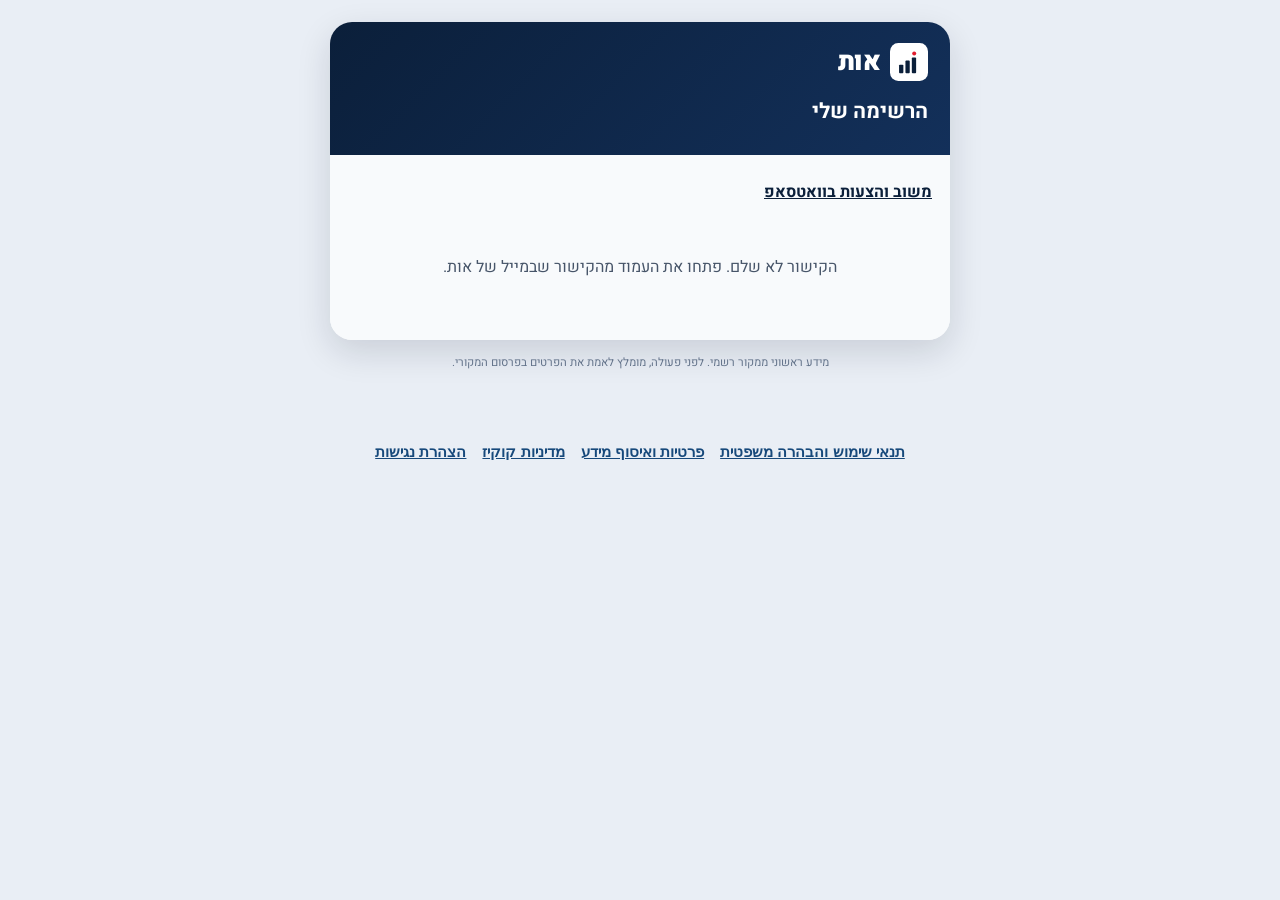
<file: my.html>
<!doctype html>
<html lang="he" dir="rtl">
<head>
<meta charset="utf-8">
<meta name="viewport" content="width=device-width,initial-scale=1">
<meta name="robots" content="noindex">
<title>אות · הרשימה שלי</title>
<link rel="icon" href="https://ot-site-five.vercel.app/icon.png">
<link href="https://fonts.googleapis.com/css2?family=Heebo:wght@400;500;700;800;900&display=swap" rel="stylesheet">
<style>

  :root{--navy:#0B1F3A;--navy2:#13305a;--red:#E11D2E;--ink:#0F172A;--mute:#475569;--muted:#64748b;--line:#E2E8F0;--bg:#F6F8FB;--r:#dc2626;--rbg:#fef2f2;--o:#ea580c;--obg:#fff7ed;--b:#2563eb;--bbg:#eff6ff;--g:#16a34a;--gbg:#f0fdf4}
  *{box-sizing:border-box} body{margin:0;font-family:Heebo,Arial,sans-serif;background:#e9eef5;color:var(--ink);line-height:1.55}
  .page{max-width:1200px;margin:0 auto;padding:24px 16px 60px}
  h1.t{font-size:24px;margin:0 0 4px}.lead0{color:var(--muted);margin:0 0 16px}
  .tabs{display:flex;gap:8px;flex-wrap:wrap;margin-bottom:18px}
  .tab{border:1px solid var(--line);background:#fff;border-radius:999px;padding:8px 16px;font:inherit;font-weight:700;cursor:pointer}
  .tab.on{background:var(--navy);color:#fff;border-color:var(--navy)}
  .view{display:none}.view.on{display:block}
  .frame{max-width:460px;margin:0 auto;background:#fff;border-radius:22px;box-shadow:0 12px 34px rgba(15,23,42,.14);overflow:hidden}
  .wide{max-width:640px}
  /* brand */
  .lock{display:flex;align-items:center;gap:10px}.lock svg{width:38px;height:38px}
  .lock .w{font-weight:900;font-size:26px;letter-spacing:-.5px}
  .lock .d{font-size:11px;line-height:1.25;opacity:.8}
  /* email */
  .em{background:#f8fafc;font-size:14px}
  .eh{background:linear-gradient(135deg,var(--navy),var(--navy2));color:#fff;padding:20px 20px 16px}
  .eh .lock .w{color:#fff}
  .eh h2{margin:14px 0 0;font-size:20px}.eh .dt{font-size:12px;color:#cbd5e1}
  .eb{padding:14px 12px 6px}
  .sec{font-size:11.5px;font-weight:800;color:var(--muted);letter-spacing:.5px;margin:8px 4px 8px}
  .ev{background:#fff;border-radius:12px;padding:10px 12px;margin-bottom:8px;border-right:4px solid var(--r);box-shadow:0 1px 5px rgba(15,23,42,.05)}
  .ev.o{border-right-color:var(--o)}.ev.b{border-right-color:var(--b)}.ev.gd{border-right-color:#ca8a04}
  .ev .r{display:flex;justify-content:space-between;align-items:center;gap:6px}
  .tag{display:inline-block;font-weight:800;font-size:12px;border-radius:8px;padding:3px 10px}
  .tag.r{background:var(--rbg);color:var(--r)}.tag.o{background:var(--obg);color:var(--o)}.tag.b{background:var(--bbg);color:var(--b)}.tag.gd{background:#fefce8;color:#a16207}
  .nm{font-weight:800;font-size:14.5px;margin-top:4px}.mt{color:var(--muted);font-size:12px}
  .add{font-size:11px;font-weight:800;color:var(--navy);background:#e0f2fe;border-radius:7px;padding:3px 8px;white-space:nowrap}
  .kpis{display:flex;gap:8px;margin-bottom:10px}
  .kpi{flex:1;background:#fff;border-radius:12px;padding:10px 6px;text-align:center;box-shadow:0 1px 5px rgba(15,23,42,.05)}
  .kpi .n{font-size:24px;font-weight:900;line-height:1.1}.kpi small{color:var(--muted);font-size:11px}
  .quiet{background:#fff;border-radius:12px;padding:10px 12px;margin-bottom:8px;color:var(--muted);font-size:13px;border-right:4px solid var(--g)}
  .ebtn{display:inline-block;background:var(--navy);color:#fff;text-decoration:none;font-weight:700;font-size:13px;border-radius:10px;padding:9px 14px;margin:4px 0 12px 6px}
  .ebtn.l{background:#e0f2fe;color:var(--navy)}
  .ef{background:var(--navy);color:#94a3b8;font-size:11px;padding:14px 18px;line-height:1.6}.ef b{color:#e2e8f0}
  /* form */
  .fh{padding:22px 22px 6px;text-align:center}
  .fh .lock{justify-content:center}.fh .lock .w{color:var(--navy)}
  .slogan{font-weight:800;font-size:22px;line-height:1.25;color:var(--navy);margin:14px 0 4px}.slogan span{color:var(--red)}
  .sub{color:var(--mute);font-size:14px}
  form{padding:10px 22px 24px}
  .fld{margin-bottom:14px}
  .fld label{display:block;font-weight:700;font-size:14px;margin-bottom:5px}
  .fld label .req{color:var(--red)}
  .fld .hint{font-size:12px;color:var(--muted);margin-top:4px}
  input[type=text],input[type=email],input[type=tel],select{width:100%;font:inherit;font-size:15px;padding:11px 12px;border:1.5px solid var(--line);border-radius:11px;background:#fff;color:var(--ink);direction:rtl}
  input:focus,select:focus{outline:none;border-color:var(--navy);box-shadow:0 0 0 3px rgba(11,31,58,.08)}
  .bad input,.bad select{border-color:var(--red)}
  .err{display:none;color:var(--red);font-size:12.5px;margin-top:4px;font-weight:600}
  .bad .err{display:block}
  .chips{display:flex;gap:8px;flex-wrap:wrap}
  .chip{flex:1;min-width:88px;border:1.5px solid var(--line);border-radius:11px;padding:10px 6px;text-align:center;cursor:pointer;font-weight:700;font-size:14px;user-select:none;background:#fff}
  .chip.on{border-color:var(--navy);background:var(--navy);color:#fff}
  .chip small{display:block;font-weight:400;font-size:11px;opacity:.75}
  .co-row{display:flex;gap:6px;margin-bottom:6px}
  .co-row input{flex:1}
  .co-row button{border:1.5px solid var(--line);background:#fff;border-radius:10px;width:42px;font-size:18px;cursor:pointer;color:var(--muted)}
  .addco{border:1.5px dashed #94a3b8;background:#f8fafc;border-radius:11px;padding:9px;width:100%;font:inherit;font-weight:700;color:var(--navy);cursor:pointer}
  .terms{background:var(--bg);border-radius:11px;padding:10px 12px;font-size:13px}
  .terms details summary{cursor:pointer;font-weight:700;color:var(--navy)}
  .terms p{margin:8px 0 0;color:var(--mute);font-size:12.5px}
  .chk{display:flex;gap:8px;align-items:flex-start;font-size:14px;margin-top:10px}
  .chk input{margin-top:4px;width:17px;height:17px;accent-color:var(--navy)}
  .submit{width:100%;background:var(--navy);color:#fff;border:0;border-radius:12px;padding:14px;font:inherit;font-weight:800;font-size:17px;cursor:pointer;margin-top:8px}
  .done{display:none;padding:30px 22px;text-align:center}
  .done h3{color:var(--navy);font-size:22px;margin:10px 0}
  /* personal */
  .ph{background:linear-gradient(135deg,var(--navy),var(--navy2));color:#fff;padding:20px 22px}
  .ph .lock .w{color:#fff}
  .ph h2{margin:14px 0 2px;font-size:21px}.ph .s{color:#cbd5e1;font-size:13px}
  .pb{padding:16px 18px 20px;background:#f8fafc}
  .stats{display:flex;gap:8px;margin-bottom:14px}
  .stat{flex:1;background:#fff;border-radius:12px;padding:10px;text-align:center;box-shadow:0 1px 5px rgba(15,23,42,.05)}
  .stat b{display:block;font-size:22px}.stat small{color:var(--muted);font-size:12px}
  .item{display:flex;align-items:center;gap:10px;background:#fff;border-radius:12px;padding:10px 12px;margin-bottom:8px;box-shadow:0 1px 5px rgba(15,23,42,.05)}
  .item .i{flex:1}.item .i b{display:block;font-size:14.5px}.item .i small{color:var(--muted);font-size:12px}
  .star{border:0;background:none;font-size:22px;cursor:pointer;line-height:1;filter:grayscale(1);opacity:.45}
  .star.on{filter:none;opacity:1}
  .del{border:1.5px solid var(--line);background:#fff;border-radius:9px;padding:5px 9px;cursor:pointer;color:var(--muted);font-size:13px}
  .flag{font-size:11px;font-weight:800;border-radius:7px;padding:2px 8px;background:var(--rbg);color:var(--r)}
  .addbox{background:#fff;border-radius:12px;padding:12px;margin-top:14px;box-shadow:0 1px 5px rgba(15,23,42,.05)}
  .addbox .row{display:flex;gap:8px}
  .addbox button{background:var(--navy);color:#fff;border:0;border-radius:10px;padding:0 16px;font:inherit;font-weight:700;cursor:pointer}
  .legend{font-size:12px;color:var(--muted);margin:10px 2px 0}
  .note{max-width:900px;margin:20px auto 0;background:#fff;border-radius:14px;padding:14px 18px;font-size:14px;line-height:1.8;border:1px dashed #cbd5e1}
  /* sectors accordion */
  .acc{border:1.5px solid var(--line);border-radius:12px;background:#fff;overflow:hidden}
  .acc-top{padding:10px;border-bottom:1px solid var(--line);background:#f8fafc}
  .acc-top input{padding:9px 11px;font-size:14px}
  .acc-sum{display:flex;flex-wrap:wrap;gap:6px;margin-top:8px;min-height:0}
  .acc-sum:empty{display:none}
  .pill{display:inline-flex;align-items:center;gap:4px;background:var(--navy);color:#fff;border-radius:999px;padding:4px 6px 4px 10px;font-size:12.5px;font-weight:600}
  .pill button{border:0;background:rgba(255,255,255,.18);color:#fff;border-radius:50%;width:18px;height:18px;line-height:18px;padding:0;cursor:pointer;font-size:13px}
  .pill button:focus-visible{outline:2px solid #fff}
  .cat{border-bottom:1px solid var(--line)}.cat:last-child{border-bottom:0}
  .cat-h{width:100%;display:flex;align-items:center;gap:8px;background:#fff;border:0;padding:12px 12px;font:inherit;font-weight:700;font-size:14.5px;color:var(--ink);cursor:pointer;text-align:right}
  .cat-h:focus-visible,.sub-i input:focus-visible,.selall:focus-visible{outline:3px solid #93c5fd;outline-offset:-3px}
  .cat-h .nm{flex:1}
  .cat-h .cn{font-size:11.5px;font-weight:800;background:#e0f2fe;color:var(--navy);border-radius:999px;padding:2px 8px}
  .cat-h .cn:empty{display:none}
  .cat-h .ar{transition:transform .2s;color:var(--muted);font-size:12px}
  .cat.open .cat-h .ar{transform:rotate(-90deg)}
  .cat-b{display:none;padding:2px 12px 12px;background:#fbfdff}
  .cat.open .cat-b{display:block}
  .selall{font:inherit;font-size:12.5px;font-weight:700;color:var(--navy);background:none;border:1.5px dashed #94a3b8;border-radius:9px;padding:5px 10px;cursor:pointer;margin:4px 0 6px}
  .sub-i{display:flex;align-items:center;gap:8px;padding:7px 2px;font-size:14px;cursor:pointer}
  .sub-i input{width:18px;height:18px;accent-color:var(--navy);flex:none}
  .sub-i .tg{margin-right:auto;font-size:10.5px;font-weight:800;border-radius:6px;padding:1px 7px}
  .tg.live{background:#dcfce7;color:#166534}.tg.soon{background:#f1f5f9;color:#64748b}
  .sub-i.hide,.cat.hide{display:none}
  .secbox{background:#fff;border-radius:12px;padding:12px;margin-top:14px;box-shadow:0 1px 5px rgba(15,23,42,.05)}
  .secbox h4{margin:0 0 2px;font-size:15px}.secbox .hint{font-size:12px;color:var(--muted);margin:0 0 8px}
  .copyb{font:inherit;font-weight:700;font-size:13px;background:#e0f2fe;color:var(--navy);border:0;border-radius:10px;padding:8px 12px;cursor:pointer;margin-bottom:8px}
  .savebar{display:flex;gap:8px;align-items:center;margin-top:12px}
  .savebar button{background:var(--navy);color:#fff;border:0;border-radius:10px;padding:10px 16px;font:inherit;font-weight:700;cursor:pointer}
  .savebar span{font-size:13px;color:#166534;font-weight:700;display:none}

  .chip{font:inherit;font-weight:700;font-size:14px;color:var(--ink)}.chip.on{color:#fff}

  body{background:#e9eef5}
  .wrap{padding:22px 12px 50px}
  .frame.wide{max-width:620px}
  .msg{padding:40px 22px;text-align:center;color:var(--mute)}
  .item .i small .ok{color:#16a34a}
  .toast{position:fixed;bottom:18px;left:50%;transform:translateX(-50%);background:#0B1F3A;color:#fff;border-radius:12px;padding:10px 16px;font-weight:700;font-size:14px;display:none;z-index:9}
  .chlist{display:flex;gap:6px;flex-wrap:wrap;margin-top:6px}
  .chlist span{background:rgba(255,255,255,.14);border-radius:999px;padding:2px 10px;font-size:12.5px}
  .empty{background:#fff;border-radius:12px;padding:14px;text-align:center;color:var(--muted);font-size:14px}
  .foot{max-width:620px;margin:14px auto 0;text-align:center;font-size:11.5px;color:#64748b;line-height:1.6}
  .addbox button[disabled],.savebar button[disabled]{opacity:.6;cursor:wait}
</style>
<link rel="stylesheet" href="/policies.css">
<meta name="referrer" content="no-referrer">
</head>
<body>
<div class="wrap">
<div class="frame wide">
  <div class="ph">
    <div class="lock"><svg viewBox="0 0 512 512"><rect width="512" height="512" rx="112" fill="#ffffff"/><rect x="122" y="292" width="58" height="114" rx="12" fill="#0B1F3A"/><rect x="208" y="236" width="58" height="170" rx="12" fill="#0B1F3A"/><rect x="294" y="196" width="58" height="210" rx="12" fill="#0B1F3A"/><circle cx="326" cy="140" r="27" fill="#E11D2E"/></svg><div class="w">אות</div></div>
    <h2 id="hn">הרשימה שלי</h2><div class="s" id="hs">טוען…</div>
    <div class="chlist" id="chl"></div>
  </div>
  <div class="pb" id="pb">
    <a href="https://wa.me/972535275415?text=%D7%94%D7%99%D7%99%2C%20%D7%99%D7%A9%20%D7%9C%D7%99%20%D7%94%D7%A6%D7%A2%D7%AA%20%D7%A9%D7%99%D7%A4%D7%95%D7%A8%20%D7%90%D7%95%20%D7%93%D7%99%D7%95%D7%95%D7%97%20%D7%A2%D7%9C%20%D7%91%D7%A2%D7%99%D7%94%20%D7%91%D7%90%D7%95%D7%AA%3A%20" target="_blank" rel="noopener noreferrer" style="display:inline-flex;align-items:center;min-height:44px;color:#0B1F3A;font-weight:700">משוב והצעות בוואטסאפ</a>
    <div class="msg" id="msg">טוען את הרשימה שלך…</div>
    <div id="main" style="display:none">
      <div class="stats">
        <div class="stat"><b id="cnt">0</b><small>חברות ברשימה</small></div>
        <div class="stat"><b id="scnt">0</b><small>מסומנות בכוכב</small></div>
        <div class="stat"><b id="ecnt">0</b><small>התראות בשבוע האחרון</small></div>
      </div>
      <div id="list"></div>
      <div class="legend">⭐ חברה מסומנת בכוכב: כל אירוע עליה מגיע אליך מיד, ולא רק צווים ופירוקים.</div>
      <div class="addbox">
        <label for="newco" style="font-weight:700;font-size:14px;display:block;margin-bottom:6px">הוספת חברות</label>
        <div class="row"><input type="text" id="newco" placeholder="מספר ח&quot;פ או שם חברה. אפשר כמה, מופרדים בפסיק"><button id="addbtn" type="button">הוספה</button></div>
        <div class="err" id="adderr"></div>
      </div>
      <div class="secbox">
        <h4>באילו תחומים העסק שלך פועל?</h4><p class="hint">בחר תחום אחד או יותר המתארים את פעילות העסק שלך.</p>
        <div id="accBiz"></div>
      </div>
      <div class="secbox">
        <h4>על אילו תחומי פעילות תרצה לקבל התראות?</h4><p class="hint">אפשר לבחור תחומים שונים מתחומי העסק שלך. ספק אלומיניום, למשל, עוקב לרוב אחרי קבלני שלד ויזמים.</p>
        <button type="button" class="copyb" id="copyb">⇦ העתקת תחומי העסק שלי</button>
        <div id="accTrk"></div>
        <p class="legend"><span class="tg live" style="border-radius:6px;padding:1px 7px;font-weight:800;font-size:10.5px">פעיל</span> לתחום יש מקור רשמי מסווג (פנקס הקבלנים), ואות יודעת לשייך אליו חברות. <span class="tg soon" style="border-radius:6px;padding:1px 7px;font-weight:800;font-size:10.5px">נשמר</span> הבחירה נשמרת, וההתראות לפי תחום יופעלו כשיימצא מקור רשמי מסווג. חברות מהתחום הזה שתוסיף לרשימה מקבלות התראות כרגיל.</p>
      </div>
      <div class="savebar"><button type="button" id="saveb">שמירת התחומים</button><span id="saved">✓ נשמר</span></div>
    </div>
  </div>
</div>
<div class="foot">מידע ראשוני ממקור רשמי. לפני פעולה, מומלץ לאמת את הפרטים בפרסום המקורי.</div>
</div>
<div class="toast" id="toast"></div>
<footer><nav class="policy-links" aria-label="מדיניות האתר">
  <a href="/terms.html">תנאי שימוש והבהרה משפטית</a>
  <a href="/privacy.html">פרטיות ואיסוף מידע</a>
  <a href="/cookies.html">מדיניות קוקיז</a>
  <a href="/accessibility.html">הצהרת נגישות</a>
</nav></footer>
<script>
var API='https://biz-alerts.app.n8n.cloud/webhook/ot-api';
const TAX=[
 {id:'c01',o:1,n:'חומרי בניין ומוצרי גמר',s:[['m_general','חומרי בניין כלליים'],['m_concrete','בטון, מלט ובלוקים'],['m_steel','ברזל ופלדה'],['m_gypsum','גבס, טיח וצבע'],['m_ceramic','קרמיקה, ריצוף ושיש'],['m_wood','עץ, נגרות ודלתות'],['m_insul','איטום ובידוד',[134]]]},
 {id:'c02',o:2,n:'חשמל, תאורה ואנרגיה',s:[['e_supply','ציוד ואביזרי חשמל'],['e_contr','קבלני חשמל',[160]],['e_light','תאורה'],['e_panels','לוחות חשמל וכבלים'],['e_solar','אנרגיה סולארית ואגירה',[191]],['e_gen','גנרטורים ומערכות גיבוי']]},
 {id:'c03',o:3,n:'אינסטלציה, מיזוג ומערכות מים',s:[['p_pipes','אינסטלציה וצנרת',[190]],['p_sanit','כלים סניטריים'],['p_pumps','משאבות ומערכות מים',[500]],['p_hvac','מיזוג אוויר ואוורור',[170]],['p_heat','דודים ומערכות חימום',[171]],['p_sewer','ביוב וניקוז',[260]]]},
 {id:'c04',o:4,n:'אלומיניום, זכוכית ומסגרות',s:[['a_alu','אלומיניום ופרופילים'],['a_win','חלונות ותריסים'],['a_glass','זכוכית וקירות מסך'],['a_metal','מסגרות ומוצרי מתכת',[150]],['a_gates','שערים, גדרות ומעקות'],['a_perg','פרגולות והצללה']]},
 {id:'c05',o:5,n:'קבלנות, שלד וביצוע',s:[['k_main','קבלנים ראשיים',[100]],['k_frame','קבלני שלד ובטון',[130,133]],['k_finish','קבלני גמר ושיפוצים',[131,132,135]],['k_sub','קבלני משנה'],['k_found','ביסוס, קידוחים וכלונסאות',[120]],['k_prefab','בנייה מתועשת וקלה',[140]],['k_demol','הריסה ושיקום מבנים']]},
 {id:'c06',o:6,n:'תשתיות, עפר ופיתוח',s:[['i_earth','עבודות עפר וחציבה',[210]],['i_roads','כבישים ואספלט',[200,220,230]],['i_water','תשתיות מים וביוב',[260]],['i_elec','תשתיות חשמל ותקשורת',[270,240,280]],['i_bridge','גשרים ומנהרות',[300,310,320]],['i_garden','גינון ופיתוח סביבתי',[111,193]]]},
 {id:'c07',o:7,n:'ציוד בנייה, מכונות וכלי עבודה',s:[['q_heavy','ציוד מכני הנדסי'],['q_crane','מנופים ועגורנים'],['q_scaff','במות הרמה ופיגומים'],['q_tools','כלי עבודה'],['q_rent','השכרת ציוד בנייה'],['q_safety','ציוד בטיחות']]},
 {id:'c08',o:8,n:'מערכות מבנה, בטיחות ומיגון',s:[['s_elev','מעליות ודרגנועים',[180]],['s_fire','מערכות כיבוי וגילוי אש',[190]],['s_cctv','מצלמות ואבטחה'],['s_lowv','תקשורת ומתח נמוך',[160]],['s_smart','בניינים חכמים ובקרה'],['s_mamad','ממ"דים ומיגון']]},
 {id:'c09',o:9,n:'יזמות, נדל"ן ותכנון',s:[['d_dev','יזמי נדל"ן'],['d_renew','התחדשות עירונית'],['d_arch','אדריכלות והנדסה'],['d_pm','ניהול ופיקוח פרויקטים'],['d_cons','ייעוץ ותכנון'],['d_lab','מעבדות ובדיקות בנייה']]},
 {id:'c10',o:10,n:'מסחר, אספקה ולוגיסטיקה',s:[['t_import','יבואני מוצרי בנייה'],['t_whole','סיטונאים ומפיצים'],['t_retail','חנויות ורשתות אספקה'],['t_trans','הובלה ושינוע'],['t_wh','מחסנים ומרכזים לוגיסטיים'],['t_waste','פינוי ומחזור פסולת בניין']]},
 {id:'c11',o:11,n:'מימון, ביטוח וכוח אדם',s:[['f_bank','בנקים וליווי פרויקטים'],['f_nonbank','מימון חוץ בנקאי'],['f_ins','ביטוח וערבויות'],['f_hr','כוח אדם ותאגידי עובדים']]}
];
// old single-select value -> new ids (non-destructive: the old field stays)
const LEGACY={'ספק חומרי בניין':['m_general'],'קבלן משנה':['k_sub'],'השכרת ציוד, ציוד כבד ופיגומים':['q_rent','q_heavy','q_scaff'],'גוף מימון':['f_bank','f_nonbank'],'קבלן ראשי':['k_main'],'אחר':[]};
const SUBN={};TAX.forEach(c=>c.s.forEach(x=>SUBN[x[0]]=x[1]));

function makeAcc(el,opt){
 const sel=new Set(opt.init||[]);
 el.innerHTML='<div class="acc"><div class="acc-top"><input type="text" placeholder="חיפוש תחום, למשל: אלומיניום" aria-label="חיפוש תחום"><div class="acc-sum" aria-live="polite"></div></div><div class="cats"></div></div>';
 const cats=el.querySelector('.cats'),sum=el.querySelector('.acc-sum'),q=el.querySelector('input');
 TAX.forEach(c=>{const d=document.createElement('div');d.className='cat';const bid=el.id+'_'+c.id;
  d.innerHTML='<button type="button" class="cat-h" aria-expanded="false" aria-controls="'+bid+'"><span class="nm">'+c.n+'</span><span class="cn"></span><span class="ar">◀</span></button><div class="cat-b" id="'+bid+'" role="group" aria-label="'+c.n+'"><button type="button" class="selall">בחר את כל התחומים</button>'+
  c.s.map(x=>'<label class="sub-i"><input type="checkbox" value="'+x[0]+'"><span>'+x[1]+'</span>'+(opt.track?(x[2]?'<span class="tg live">פעיל</span>':'<span class="tg soon">נשמר</span>'):'')+'</label>').join('')+'</div>';
  const h=d.querySelector('.cat-h');h.onclick=()=>{const o=d.classList.toggle('open');h.setAttribute('aria-expanded',o);};
  d.querySelectorAll('.sub-i input').forEach(i=>i.onchange=()=>{i.checked?sel.add(i.value):sel.delete(i.value);draw();});
  d.querySelector('.selall').onclick=()=>{const ids=c.s.map(x=>x[0]);const all=ids.every(i=>sel.has(i));ids.forEach(i=>all?sel.delete(i):sel.add(i));draw();};
  d._c=c;cats.appendChild(d);});
 function draw(){cats.querySelectorAll('.cat').forEach(d=>{const ids=d._c.s.map(x=>x[0]);const n=ids.filter(i=>sel.has(i)).length;d.querySelector('.cn').textContent=n?n+' נבחרו':'';d.querySelector('.selall').textContent=n===ids.length?'ביטול כל התחומים':'בחר את כל התחומים';d.querySelectorAll('.sub-i input').forEach(i=>i.checked=sel.has(i.value));});
  sum.innerHTML='';[...sel].forEach(id=>{const p=document.createElement('span');p.className='pill';p.innerHTML=SUBN[id]+' <button type="button" aria-label="הסרת '+SUBN[id]+'">×</button>';p.querySelector('button').onclick=()=>{sel.delete(id);draw();};sum.appendChild(p);});
  opt.onchange&&opt.onchange(sel);}
 q.oninput=()=>{const t=q.value.trim();cats.querySelectorAll('.cat').forEach(d=>{let any=false;const catHit=t&&d._c.n.includes(t);d.querySelectorAll('.sub-i').forEach(l=>{const hit=!t||catHit||l.textContent.includes(t);l.classList.toggle('hide',!hit);any=any||hit;});d.classList.toggle('hide',!!t&&!any);if(t&&any){d.classList.add('open');d.querySelector('.cat-h').setAttribute('aria-expanded',true);}});};
 draw();
 return {get:()=>[...sel],set:a=>{sel.clear();a.forEach(x=>sel.add(x));draw();}};
}

var T=new URLSearchParams(location.search).get('t')||(window.OT_MOCK?'demo':'');
var CHN={w:'וואטסאפ',t:'טלגרם',m:'מייל'};
var list=document.getElementById('list'),accBiz,accTrk;
function esc(s){return String(s==null?'':s).replace(/&/g,'&amp;').replace(/</g,'&lt;').replace(/>/g,'&gt;');}
function toast(t){var x=document.getElementById('toast');x.textContent=t;x.style.display='block';clearTimeout(x._t);x._t=setTimeout(function(){x.style.display='none';},2200);}
function call(body){body.t=T;return fetch(API,{method:'POST',headers:{'Content-Type':'text/plain;charset=utf-8'},body:JSON.stringify(body)}).then(function(r){return r.json();});}
function refresh(){document.getElementById('cnt').textContent=list.querySelectorAll('.item').length;document.getElementById('scnt').textContent=list.querySelectorAll('.star.on').length;
 if(!list.querySelector('.item'))list.innerHTML='<div class="empty">עוד אין חברות ברשימה. הוסיפו מספר ח"פ או שם חברה למטה.</div>';}
function row(c){var d=document.createElement('div');d.className='item';d.dataset.n=c.number;
 var last=c.last?'<span class="flag">🔔 נשלחה התראה · '+esc(c.last)+'</span>':'<span class="ok">לא נשלחה התראה</span>';
 d.innerHTML='<button class="star'+(c.starred?' on':'')+'" title="כוכב" aria-label="סימון בכוכב" aria-pressed="'+(!!c.starred)+'">⭐</button><div class="i"><b>'+esc(c.name||('חברה '+c.number))+'</b><small>'+esc(c.number)+' · '+last+'</small></div><button class="del" type="button">מחיקה</button>';
 d.querySelector('.star').onclick=function(e){var b=e.currentTarget;var on=!b.classList.contains('on');b.classList.toggle('on',on);b.setAttribute('aria-pressed',on);refresh();
  call({action:'star',number:c.number,starred:on}).then(function(j){if(!j.ok)throw 0;toast(on?'סומנה בכוכב':'הכוכב הוסר');}).catch(function(){b.classList.toggle('on',!on);refresh();toast('השמירה נכשלה, נסו שוב');});};
 d.querySelector('.del').onclick=function(){d.remove();refresh();
  call({action:'del',number:c.number}).then(function(j){if(!j.ok)throw 0;toast('החברה הוסרה');}).catch(function(){list.appendChild(d);refresh();toast('ההסרה נכשלה, נסו שוב');});};
 return d;}
function fail(t){document.getElementById('msg').innerHTML=t;document.getElementById('hs').textContent='';}
if(!T)fail('הקישור לא שלם. פתחו את העמוד מהקישור שבמייל של אות.');
else call({action:'me'}).then(function(j){
 if(!j.ok){fail(j.error||'הקישור לא תקין. פתחו את העמוד מהקישור שבמייל של אות.');return;}
 document.getElementById('hn').textContent='הרשימה של '+(j.full_name||'');
 document.getElementById('hs').textContent=j.business||'';
 document.getElementById('chl').innerHTML=(j.channels||[]).map(function(c){return '<span>'+(CHN[c]||c)+(c==='w'&&!j.wa_live?' · בקרוב':'')+'</span>';}).join('');
 list.innerHTML='';(j.companies||[]).forEach(function(c){list.appendChild(row(c));});
 document.getElementById('ecnt').textContent=j.week_alerts||0;
 accBiz=makeAcc(document.getElementById('accBiz'),{init:j.business_sectors||[]});
 accTrk=makeAcc(document.getElementById('accTrk'),{track:true,init:j.tracking_sectors||[]});
 document.getElementById('msg').style.display='none';document.getElementById('main').style.display='block';refresh();
}).catch(function(){fail('לא הצלחנו לטעון את הרשימה. נסו לרענן בעוד רגע.');});
document.getElementById('copyb').onclick=function(){var s=new Set(accTrk.get());accBiz.get().forEach(function(x){s.add(x);});accTrk.set([].slice.call(s));toast('תחומי העסק הועתקו. לחצו על שמירה.');};
document.getElementById('saveb').onclick=function(){var b=this;b.disabled=true;
 call({action:'sectors',business_sectors:accBiz.get(),tracking_sectors:accTrk.get()}).then(function(j){if(!j.ok)throw 0;var m=document.getElementById('saved');m.style.display='inline';setTimeout(function(){m.style.display='none';},2200);}).catch(function(){toast('השמירה נכשלה, נסו שוב');}).then(function(){b.disabled=false;});};
document.getElementById('addbtn').onclick=function(){var b=this,inp=document.getElementById('newco'),err=document.getElementById('adderr');
 var v=inp.value.split(/[,\n]/).map(function(s){return s.trim();}).filter(Boolean);if(!v.length){err.textContent='נא להזין מספר חברה בן תשע ספרות או שם חברה';err.style.display='block';return;}
 err.style.display='none';b.disabled=true;b.textContent='בודקים…';
 call({action:'add',companies:v}).then(function(j){if(!j.ok)throw new Error(j.error||'');
  var em=list.querySelector('.empty');if(em)em.remove();
  (j.added||[]).forEach(function(c){list.appendChild(row(c));});refresh();inp.value='';
  var msgs=[];if((j.added||[]).length)msgs.push(j.added.length===1?'נוספה חברה אחת':'נוספו '+j.added.length+' חברות');if((j.dup||[]).length)msgs.push('כבר ברשימה: '+j.dup.join(', '));if((j.missing||[]).length)msgs.push('לא זוהו ברשם החברות: '+j.missing.join(', '));
  if((j.missing||[]).length||(j.dup||[]).length){err.textContent=msgs.join('. ');err.style.display='block';}else toast(msgs[0]||'');
 }).catch(function(e){err.textContent=e.message||'ההוספה נכשלה, נסו שוב';err.style.display='block';}).then(function(){b.disabled=false;b.textContent='הוספה';});};
</script>
</body>
</html>
</file>
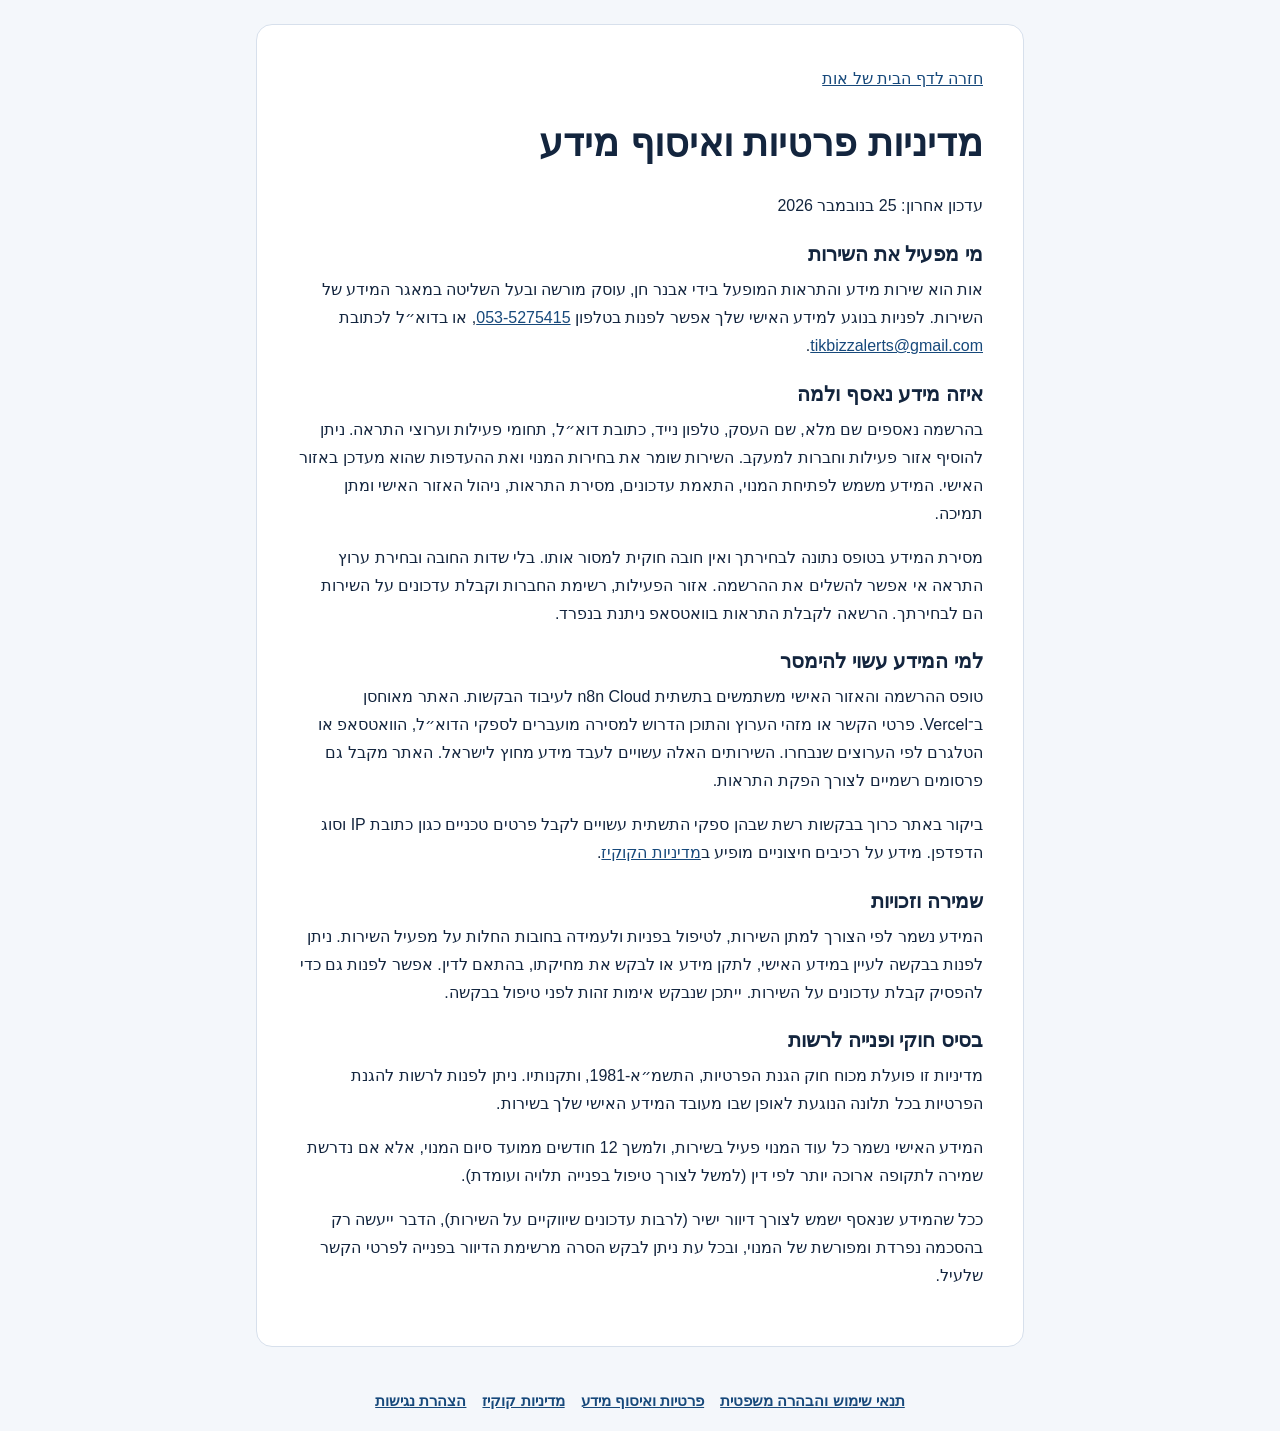
<file: privacy.html>
<!doctype html>
<html lang="he" dir="rtl">
<head>
<meta charset="utf-8">
<meta name="viewport" content="width=device-width, initial-scale=1">
<meta name="referrer" content="strict-origin-when-cross-origin">
<title>מדיניות פרטיות ואיסוף מידע | אות</title>
<link rel="stylesheet" href="/policies.css">
</head>
<body class="policy-page">
<main class="policy-content">
  <a href="/">חזרה לדף הבית של אות</a>
  <h1>מדיניות פרטיות ואיסוף מידע</h1>
  <p>עדכון אחרון: 25 בנובמבר 2026</p>
  <h2>מי מפעיל את השירות</h2>
  <p>אות הוא שירות מידע והתראות המופעל בידי אבנר חן, עוסק מורשה ובעל השליטה במאגר המידע של השירות. לפניות בנוגע למידע האישי שלך אפשר לפנות בטלפון <a href="tel:+972535275415"><bdi>053-5275415</bdi></a>, או בדוא״ל לכתובת <a href="mailto:tikbizzalerts@gmail.com"><bdi>tikbizzalerts@gmail.com</bdi></a>.</p>
  <h2>איזה מידע נאסף ולמה</h2>
  <p>בהרשמה נאספים שם מלא, שם העסק, טלפון נייד, כתובת דוא״ל, תחומי פעילות וערוצי התראה. ניתן להוסיף אזור פעילות וחברות למעקב. השירות שומר את בחירות המנוי ואת ההעדפות שהוא מעדכן באזור האישי. המידע משמש לפתיחת המנוי, התאמת עדכונים, מסירת התראות, ניהול האזור האישי ומתן תמיכה.</p>
  <p>מסירת המידע בטופס נתונה לבחירתך ואין חובה חוקית למסור אותו. בלי שדות החובה ובחירת ערוץ התראה אי אפשר להשלים את ההרשמה. אזור הפעילות, רשימת החברות וקבלת עדכונים על השירות הם לבחירתך. הרשאה לקבלת התראות בוואטסאפ ניתנת בנפרד.</p>
  <h2>למי המידע עשוי להימסר</h2>
  <p>טופס ההרשמה והאזור האישי משתמשים בתשתית n8n Cloud לעיבוד הבקשות. האתר מאוחסן ב־Vercel. פרטי הקשר או מזהי הערוץ והתוכן הדרוש למסירה מועברים לספקי הדוא״ל, הוואטסאפ או הטלגרם לפי הערוצים שנבחרו. השירותים האלה עשויים לעבד מידע מחוץ לישראל. האתר מקבל גם פרסומים רשמיים לצורך הפקת התראות.</p>
  <p>ביקור באתר כרוך בבקשות רשת שבהן ספקי התשתית עשויים לקבל פרטים טכניים כגון כתובת IP וסוג הדפדפן. מידע על רכיבים חיצוניים מופיע ב<a href="/cookies.html">מדיניות הקוקיז</a>.</p>
  <h2>שמירה וזכויות</h2>
  <p>המידע נשמר לפי הצורך למתן השירות, לטיפול בפניות ולעמידה בחובות החלות על מפעיל השירות. ניתן לפנות בבקשה לעיין במידע האישי, לתקן מידע או לבקש את מחיקתו, בהתאם לדין. אפשר לפנות גם כדי להפסיק קבלת עדכונים על השירות. ייתכן שנבקש אימות זהות לפני טיפול בבקשה.</p>
  <h2>בסיס חוקי ופנייה לרשות</h2>
  <p>מדיניות זו פועלת מכוח חוק הגנת הפרטיות, התשמ״א-1981, ותקנותיו. ניתן לפנות לרשות להגנת הפרטיות בכל תלונה הנוגעת לאופן שבו מעובד המידע האישי שלך בשירות.</p>
  <p>המידע האישי נשמר כל עוד המנוי פעיל בשירות, ולמשך 12 חודשים ממועד סיום המנוי, אלא אם נדרשת שמירה לתקופה ארוכה יותר לפי דין (למשל לצורך טיפול בפנייה תלויה ועומדת).</p>
  <p>ככל שהמידע שנאסף ישמש לצורך דיוור ישיר (לרבות עדכונים שיווקיים על השירות), הדבר ייעשה רק בהסכמה נפרדת ומפורשת של המנוי, ובכל עת ניתן לבקש הסרה מרשימת הדיוור בפנייה לפרטי הקשר שלעיל.</p>
</main>
<footer><nav class="policy-links" aria-label="מדיניות האתר">
  <a href="/terms.html">תנאי שימוש והבהרה משפטית</a>
  <a href="/privacy.html">פרטיות ואיסוף מידע</a>
  <a href="/cookies.html">מדיניות קוקיז</a>
  <a href="/accessibility.html">הצהרת נגישות</a>
</nav></footer>
</body>
</html>
</file>
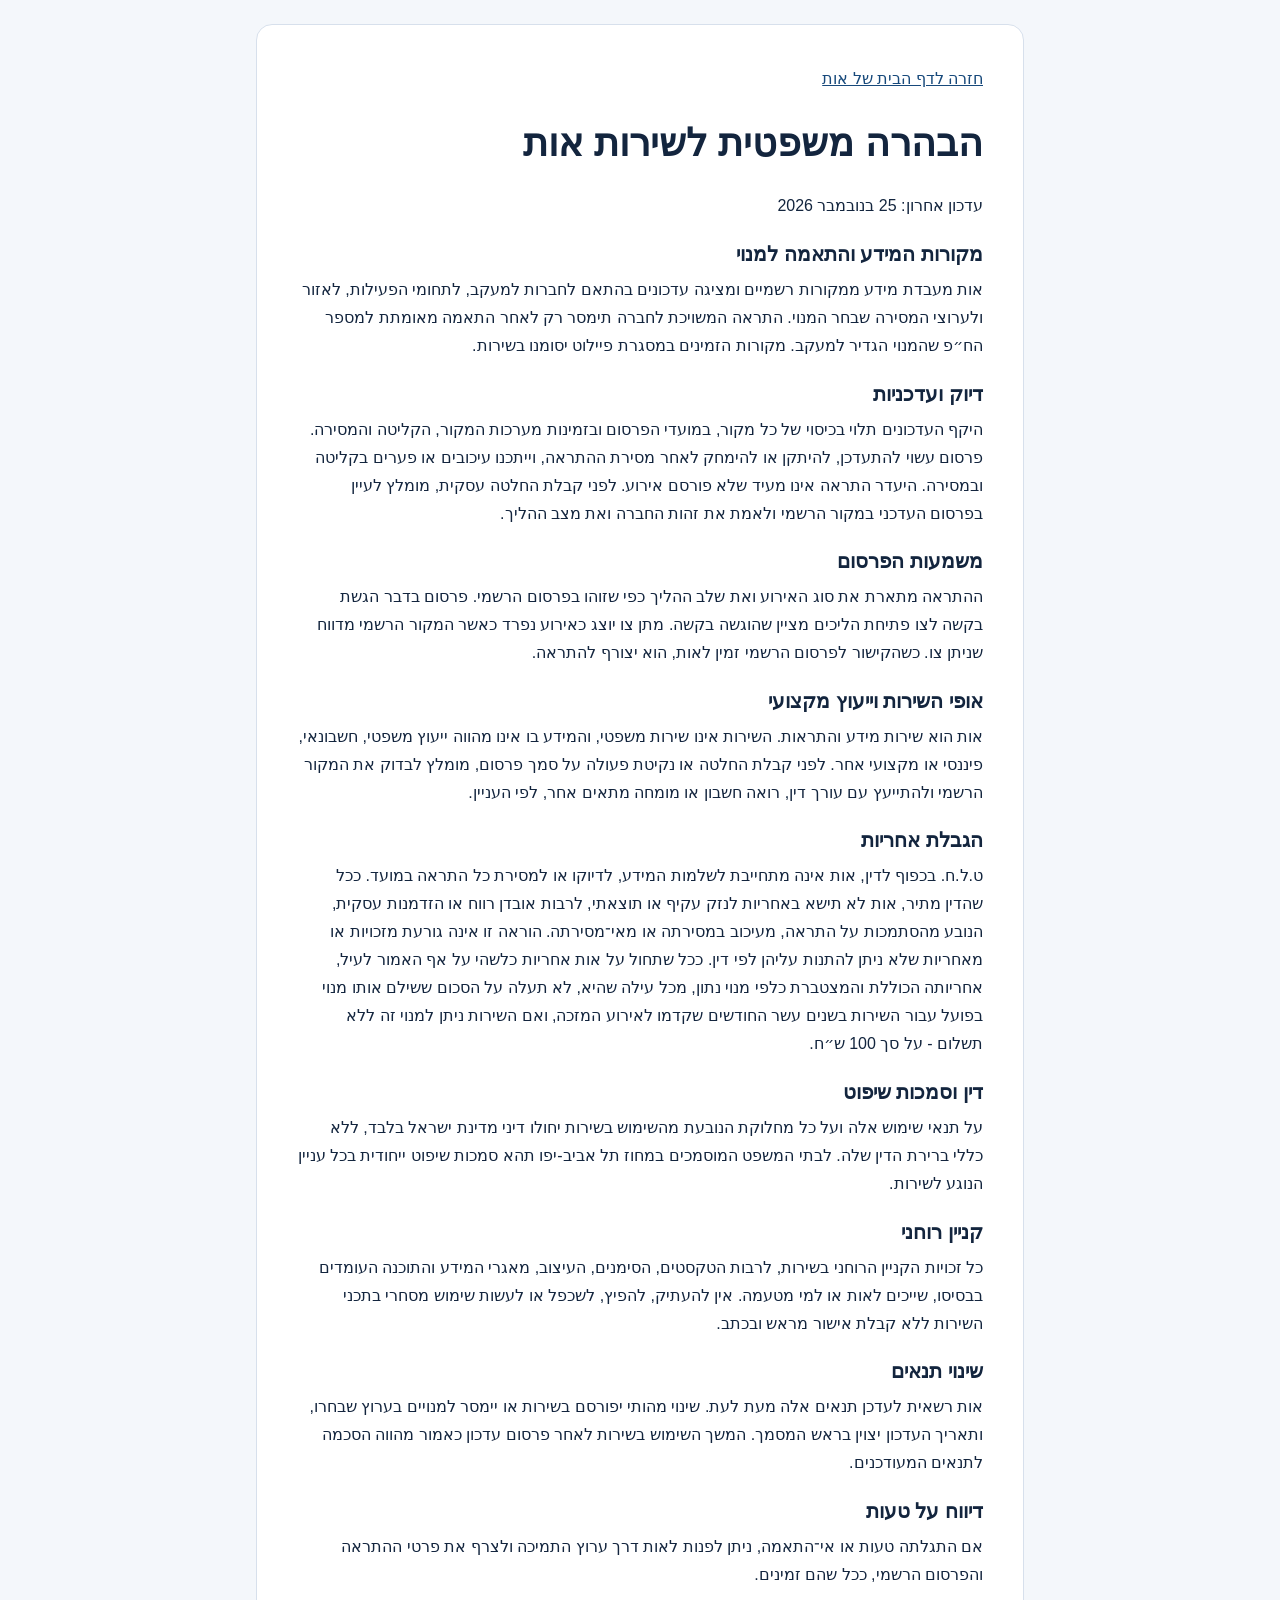
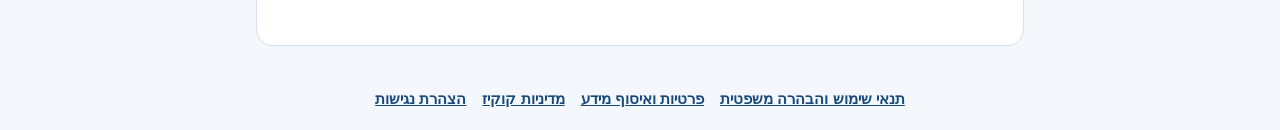
<file: terms.html>
<!doctype html>
<html lang="he" dir="rtl">
<head>
<meta charset="utf-8">
<meta name="viewport" content="width=device-width, initial-scale=1">
<meta name="referrer" content="strict-origin-when-cross-origin">
<title>הבהרה משפטית לשירות אות | אות</title>
<link rel="stylesheet" href="/policies.css">
</head>
<body class="policy-page">
<main class="policy-content">
  <a href="/">חזרה לדף הבית של אות</a>
  <h1>הבהרה משפטית לשירות אות</h1>
  <p>עדכון אחרון: 25 בנובמבר 2026</p>
  <h2>מקורות המידע והתאמה למנוי</h2>
  <p>אות מעבדת מידע ממקורות רשמיים ומציגה עדכונים בהתאם לחברות למעקב, לתחומי הפעילות, לאזור ולערוצי המסירה שבחר המנוי. התראה המשויכת לחברה תימסר רק לאחר התאמה מאומתת למספר הח״פ שהמנוי הגדיר למעקב. מקורות הזמינים במסגרת פיילוט יסומנו בשירות.</p>
  <h2>דיוק ועדכניות</h2>
  <p>היקף העדכונים תלוי בכיסוי של כל מקור, במועדי הפרסום ובזמינות מערכות המקור, הקליטה והמסירה. פרסום עשוי להתעדכן, להיתקן או להימחק לאחר מסירת ההתראה, וייתכנו עיכובים או פערים בקליטה ובמסירה. היעדר התראה אינו מעיד שלא פורסם אירוע. לפני קבלת החלטה עסקית, מומלץ לעיין בפרסום העדכני במקור הרשמי ולאמת את זהות החברה ואת מצב ההליך.</p>
  <h2>משמעות הפרסום</h2>
  <p>ההתראה מתארת את סוג האירוע ואת שלב ההליך כפי שזוהו בפרסום הרשמי. פרסום בדבר הגשת בקשה לצו פתיחת הליכים מציין שהוגשה בקשה. מתן צו יוצג כאירוע נפרד כאשר המקור הרשמי מדווח שניתן צו. כשהקישור לפרסום הרשמי זמין לאות, הוא יצורף להתראה.</p>
  <h2>אופי השירות וייעוץ מקצועי</h2>
  <p>אות הוא שירות מידע והתראות. השירות אינו שירות משפטי, והמידע בו אינו מהווה ייעוץ משפטי, חשבונאי, פיננסי או מקצועי אחר. לפני קבלת החלטה או נקיטת פעולה על סמך פרסום, מומלץ לבדוק את המקור הרשמי ולהתייעץ עם עורך דין, רואה חשבון או מומחה מתאים אחר, לפי העניין.</p>
  <h2>הגבלת אחריות</h2>
  <p>ט.ל.ח. בכפוף לדין, אות אינה מתחייבת לשלמות המידע, לדיוקו או למסירת כל התראה במועד. ככל שהדין מתיר, אות לא תישא באחריות לנזק עקיף או תוצאתי, לרבות אובדן רווח או הזדמנות עסקית, הנובע מהסתמכות על התראה, מעיכוב במסירתה או מאי־מסירתה. הוראה זו אינה גורעת מזכויות או מאחריות שלא ניתן להתנות עליהן לפי דין. ככל שתחול על אות אחריות כלשהי על אף האמור לעיל, אחריותה הכוללת והמצטברת כלפי מנוי נתון, מכל עילה שהיא, לא תעלה על הסכום ששילם אותו מנוי בפועל עבור השירות בשנים עשר החודשים שקדמו לאירוע המזכה, ואם השירות ניתן למנוי זה ללא תשלום - על סך 100 ש״ח.</p>
  <h2>דין וסמכות שיפוט</h2>
  <p>על תנאי שימוש אלה ועל כל מחלוקת הנובעת מהשימוש בשירות יחולו דיני מדינת ישראל בלבד, ללא כללי ברירת הדין שלה. לבתי המשפט המוסמכים במחוז תל אביב-יפו תהא סמכות שיפוט ייחודית בכל עניין הנוגע לשירות.</p>
  <h2>קניין רוחני</h2>
  <p>כל זכויות הקניין הרוחני בשירות, לרבות הטקסטים, הסימנים, העיצוב, מאגרי המידע והתוכנה העומדים בבסיסו, שייכים לאות או למי מטעמה. אין להעתיק, להפיץ, לשכפל או לעשות שימוש מסחרי בתכני השירות ללא קבלת אישור מראש ובכתב.</p>
  <h2>שינוי תנאים</h2>
  <p>אות רשאית לעדכן תנאים אלה מעת לעת. שינוי מהותי יפורסם בשירות או יימסר למנויים בערוץ שבחרו, ותאריך העדכון יצוין בראש המסמך. המשך השימוש בשירות לאחר פרסום עדכון כאמור מהווה הסכמה לתנאים המעודכנים.</p>
  <h2>דיווח על טעות</h2>
  <p>אם התגלתה טעות או אי־התאמה, ניתן לפנות לאות דרך ערוץ התמיכה ולצרף את פרטי ההתראה והפרסום הרשמי, ככל שהם זמינים.</p>
</main>
<footer><nav class="policy-links" aria-label="מדיניות האתר">
  <a href="/terms.html">תנאי שימוש והבהרה משפטית</a>
  <a href="/privacy.html">פרטיות ואיסוף מידע</a>
  <a href="/cookies.html">מדיניות קוקיז</a>
  <a href="/accessibility.html">הצהרת נגישות</a>
</nav></footer>
</body>
</html>
</file>
<file: policies.css>
.policy-links {
  display: flex;
  flex-wrap: wrap;
  justify-content: center;
  gap: 0 1rem;
  padding: .5rem 1rem;
  font: 600 .95rem/1.5 Arial, sans-serif;
}
.policy-links a {
  display: inline-flex;
  align-items: center;
  min-height: 44px;
  color: #17497b;
  text-decoration: underline;
}
.policy-page {
  margin: 0;
  background: #f4f7fb;
  color: #13253e;
  font: 1rem/1.75 Arial, sans-serif;
}
.policy-content {
  box-sizing: border-box;
  width: min(100% - 2rem, 48rem);
  margin: 1.5rem auto;
  padding: clamp(1rem, 4vw, 2.5rem);
  border: 1px solid #d7e0ec;
  border-radius: 1rem;
  background: white;
  overflow-wrap: anywhere;
}
.policy-content h1 { font-size: clamp(1.75rem, 5vw, 2.4rem); line-height: 1.25; }
.policy-content h2 { font-size: 1.25rem; margin-bottom: .25rem; }
.policy-content p { margin-top: 0; }
.policy-date { color: #475569; }
.policy-content a, .privacy-notice a { color: #17497b; text-decoration: underline; }
.privacy-notice { margin: 0 0 1rem; line-height: 1.65; color: #263b55; }
.policy-skip {
  position: absolute;
  inset-inline-start: 1rem;
  top: 1rem;
  z-index: 100;
  transform: translateY(-180%);
  padding: .75rem;
  background: white;
  color: #0b1f3a;
}
.policy-skip:focus { transform: none; }
:where(a, button, input, summary, main):focus-visible {
  outline: 3px solid #195eb0;
  outline-offset: 3px;
}

.subscription-plans { max-width: 52rem; margin: 2rem auto; padding: 0 1rem; color: #0b1f3a; }
.subscription-plans h2 { margin: 0 0 .75rem; }
.plan-grid { display: grid; grid-template-columns: repeat(2,minmax(0,1fr)); gap: .75rem; margin-top: .75rem; }
.plan-card { padding: 1rem; border: 1px solid #c7d5e6; border-radius: .75rem; background: #f4f8fd; color: #0b1f3a; }
.plan-card :is(h3,h4) { margin: 0 0 .5rem; font-size: 1.1rem; }
.plan-card p { margin: .25rem 0; }
.plan-card strong { font-size: 1.25rem; }
.plan-saving { color: #145b3d; }
.plan-note { color: #475569; margin: .6rem 0; font-size: .9rem; }
.plan-action { display: inline-flex; align-items: center; min-height: 44px; margin-top: .35rem; padding: 0 1rem; border-radius: .5rem; background: #0b1f3a; color: white; font-weight: 700; text-decoration: none; }
@media (max-width: 520px) { .plan-grid { grid-template-columns: 1fr; } }
</file>
